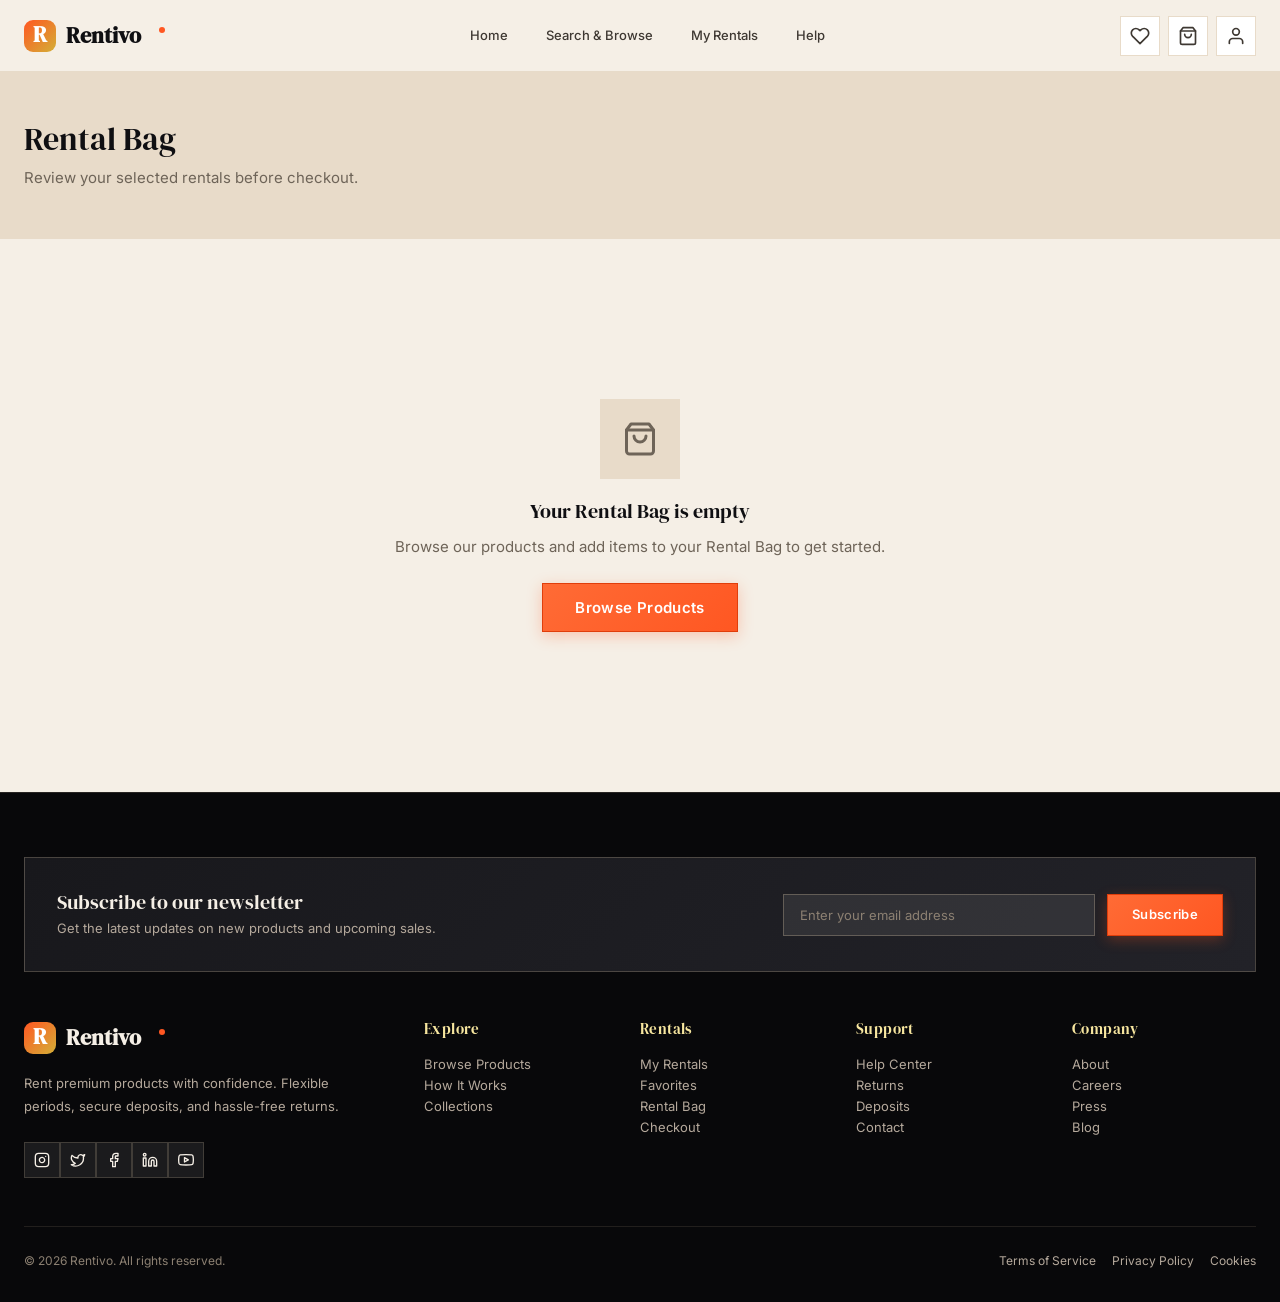
<file: cart.html>
<!DOCTYPE html>
<html lang="en">
<head>
  <meta charset="UTF-8">
  <meta name="viewport" content="width=device-width, initial-scale=1.0">
  <meta name="description" content="Your Rental Bag on Rentivo. Review items, modify dates, and proceed to checkout.">
  <title>Rental Bag — Rentivo</title>
  <link rel="icon" type="image/svg+xml" href="assets/images/favicon.svg">
  <link rel="stylesheet" href="assets/css/style.css">
  <link rel="stylesheet" href="assets/css/dark-mode.css">
  <link rel="stylesheet" href="assets/css/rtl.css">
</head>
<body data-page="cart">

  <header class="header" id="mainHeader">
    <div class="container header__inner">
      <a href="index.html" class="header__logo" id="headerLogo"></a>
      <nav class="header__nav">
        <a href="index.html" class="header__nav-link">Home</a>
        <a href="browse.html" class="header__nav-link">Search & Browse</a>
        <a href="my-rentals.html" class="header__nav-link">My Rentals</a>
        <a href="help.html" class="header__nav-link">Help</a>
      </nav>
      <div class="header__actions">
        <a href="favorites.html" class="header__action-btn" title="Favorites" id="headerFav"><span class="header__badge fav-count" style="display:none">0</span></a>
        <a href="cart.html" class="header__action-btn" title="Rental Bag" id="headerBag"><span class="header__badge bag-count" style="display:none">0</span></a>
        <a href="login.html" class="header__action-btn" title="Profile" id="headerProfile"></a>
        <button class="header__mobile-toggle" id="mobileMenuToggle"></button>
      </div>
    </div>
  </header>
  <div class="mobile-menu" id="mobileMenu">
    <nav class="mobile-menu__nav">
      <a href="index.html" class="mobile-menu__link">
        <span class="mobile-menu__icon" id="mobNavHome"></span> Home
      </a>
      <a href="browse.html" class="mobile-menu__link">
        <span class="mobile-menu__icon" id="mobNavBrowse"></span> Search & Browse
      </a>
      <a href="my-rentals.html" class="mobile-menu__link">
        <span class="mobile-menu__icon" id="mobNavRentals"></span> My Rentals
      </a>
      <a href="favorites.html" class="mobile-menu__link">
        <span class="mobile-menu__icon" id="mobNavFav"></span> Favorites
        <span class="mobile-menu__badge fav-count" style="display:none">0</span>
      </a>
      <a href="cart.html" class="mobile-menu__link active">
        <span class="mobile-menu__icon" id="mobNavCart"></span> Rental Bag
        <span class="mobile-menu__badge bag-count" style="display:none">0</span>
      </a>
      <a href="help.html" class="mobile-menu__link">
        <span class="mobile-menu__icon" id="mobNavHelp"></span> Help
      </a>
    </nav>
    <div class="mobile-menu__divider"></div>
    <div class="mobile-menu__footer">
      <a href="login.html" class="btn btn--outline btn--full mobile-menu__action-btn">
        <span id="mobBtnProfile"></span> My Account
      </a>
      <div class="mobile-menu__quick-actions">
        <a href="favorites.html" class="btn btn--secondary btn--full mobile-menu__action-btn">
          <span id="mobBtnFav"></span> Favorites
        </a>
        <a href="cart.html" class="btn btn--primary btn--full mobile-menu__action-btn">
          <span id="mobBtnBag"></span> Rental Bag
        </a>
      </div>
    </div>
  </div>
  <div class="search-overlay" id="searchOverlay"><div class="search-overlay__content"><div class="search-overlay__input-wrap"><span id="searchIcon"></span><input type="text" placeholder="Search..." class="search-overlay__input"><button data-search-close id="searchClose"></button></div><div class="search-overlay__results"></div></div></div>

  <section class="page-title-section">
    <div class="container">
      <h1 class="page-title">Rental Bag</h1>
      <p class="page-subtitle">Review your selected rentals before checkout.</p>
    </div>
  </section>

  <section class="section-padding">
    <div class="container">
      <div class="bag-layout">
        <div id="bagItems"></div>

        <!-- Summary Sidebar -->
        <div class="price-summary" id="bagSummary">
          <h3 class="price-summary__title">Order Summary</h3>
          <div class="price-summary__row">
            <span class="price-summary__row--label">Rental Cost</span>
            <span class="price-summary__row--value" id="bagRental">$0</span>
          </div>
          <div class="price-summary__row">
            <span class="price-summary__row--label">Delivery Fee</span>
            <span class="price-summary__row--value" id="bagDelivery">$15</span>
          </div>
          <div class="price-summary__row">
            <span class="price-summary__row--label">Service Fee</span>
            <span class="price-summary__row--value" id="bagService">$0</span>
          </div>
          <div class="price-summary__divider"></div>
          <div class="price-summary__row price-summary__row--deposit">
            <span>Security Deposit (refundable)</span>
            <span class="price-summary__row--value" id="bagDeposit">$0</span>
          </div>
          <div class="price-summary__divider"></div>
          <div class="price-summary__row price-summary__row--total">
            <span>Total</span>
            <span id="bagTotal">$0</span>
          </div>
          <p class="price-summary__note">All deposits are fully refundable upon product return in good condition.</p>
          <a href="checkout.html" class="btn btn--primary btn--full btn--lg">Proceed to Checkout</a>
          <a href="browse.html" class="btn btn--ghost btn--full" style="margin-top: var(--space-2);">Continue Browsing</a>
        </div>
      </div>

      <!-- Empty State -->
      <div class="bag-empty" id="bagEmpty" style="display: none;">
        <div class="bag-empty__icon" id="bagEmptyIcon"></div>
        <h2 class="bag-empty__title">Your Rental Bag is empty</h2>
        <p class="bag-empty__text">Browse our products and add items to your Rental Bag to get started.</p>
        <a href="browse.html" class="btn btn--primary btn--lg">Browse Products</a>
      </div>
    </div>
  </section>

  <footer class="footer">
    <div class="container">
      <div class="footer__newsletter">
        <div>
          <h3 class="footer__newsletter-title">Subscribe to our newsletter</h3>
          <p class="footer__newsletter-text">Get the latest updates on new products and upcoming sales.</p>
        </div>
        <form class="footer__newsletter-form" onsubmit="handleNewsletterSubmit(event)">
          <input type="email" class="footer__newsletter-input" id="newsletterEmail" placeholder="Enter your email address" required>
          <button type="submit" class="btn btn--primary">Subscribe</button>
        </form>
      </div>

      <div class="footer__grid">
        <div class="footer__brand-col">
          <div class="footer__logo-text" id="footerLogo"></div>
          <p class="footer__tagline">Rent premium products with confidence. Flexible periods, secure deposits, and hassle-free returns.</p>
          <div class="footer__socials">
            <a href="#" class="footer__social-btn" aria-label="Instagram" id="socialInstagram"></a>
            <a href="#" class="footer__social-btn" aria-label="Twitter" id="socialTwitter"></a>
            <a href="#" class="footer__social-btn" aria-label="Facebook" id="socialFacebook"></a>
            <a href="#" class="footer__social-btn" aria-label="LinkedIn" id="socialLinkedin"></a>
            <a href="#" class="footer__social-btn" aria-label="YouTube" id="socialYoutube"></a>
          </div>
        </div>
        <div>
          <h4 class="footer__col-title">Explore</h4>
          <div class="footer__links">
            <a href="browse.html" class="footer__link">Browse Products</a>
            <a href="index.html" class="footer__link">How It Works</a>
            <a href="index.html" class="footer__link">Collections</a>
          </div>
        </div>
        <div>
          <h4 class="footer__col-title">Rentals</h4>
          <div class="footer__links">
            <a href="my-rentals.html" class="footer__link">My Rentals</a>
            <a href="favorites.html" class="footer__link">Favorites</a>
            <a href="cart.html" class="footer__link">Rental Bag</a>
            <a href="checkout.html" class="footer__link">Checkout</a>
          </div>
        </div>
        <div>
          <h4 class="footer__col-title">Support</h4>
          <div class="footer__links">
            <a href="help.html" class="footer__link">Help Center</a>
            <a href="help.html" class="footer__link">Returns</a>
            <a href="help.html" class="footer__link">Deposits</a>
            <a href="help.html" class="footer__link">Contact</a>
          </div>
        </div>
        <div>
          <h4 class="footer__col-title">Company</h4>
          <div class="footer__links">
            <a href="#" class="footer__link">About</a>
            <a href="#" class="footer__link">Careers</a>
            <a href="#" class="footer__link">Press</a>
            <a href="#" class="footer__link">Blog</a>
          </div>
        </div>
      </div>
      <div class="footer__bottom">
        <span>&copy; 2026 Rentivo. All rights reserved.</span>
        <div class="footer__bottom-links">
          <a href="#">Terms of Service</a>
          <a href="#">Privacy Policy</a>
          <a href="#">Cookies</a>
        </div>
      </div>
    </div>
  </footer>

  <!-- Back to Top Button -->
  <button id="backToTop" class="back-to-top" aria-label="Back to top" title="Back to top">
    <svg class="back-to-top__progress" width="48" height="48" viewBox="0 0 48 48">
      <circle class="back-to-top__progress-bg" cx="24" cy="24" r="20" fill="none" stroke-width="3"/>
      <circle class="back-to-top__progress-bar" cx="24" cy="24" r="20" fill="none" stroke-width="3"/>
    </svg>
    <span class="back-to-top__icon">
      <svg viewBox="0 0 24 24" fill="none" stroke="currentColor" stroke-width="2.5" stroke-linecap="round" stroke-linejoin="round">
        <path d="M18 15l-6-6-6 6"/>
      </svg>
    </span>
  </button>

  <script src="assets/js/main.js"></script>
  <script>
    document.getElementById('headerLogo').innerHTML = getRentivoLogo();
    document.getElementById('headerFav').insertAdjacentHTML('afterbegin', ICONS.heart);
    document.getElementById('headerBag').insertAdjacentHTML('afterbegin', ICONS.bag);
    document.getElementById('headerProfile').innerHTML = ICONS.user;
    document.getElementById('mobileMenuToggle').innerHTML = ICONS.menu;
    document.getElementById('searchIcon').innerHTML = ICONS.search;
    document.getElementById('searchClose').innerHTML = ICONS.x;
    document.getElementById('footerLogo').innerHTML = getRentivoLogo(true);
    const socInsta = document.getElementById('socialInstagram'); if(socInsta) socInsta.innerHTML = ICONS.instagram;
    const socTwit = document.getElementById('socialTwitter'); if(socTwit) socTwit.innerHTML = ICONS.twitter;
    const socFb = document.getElementById('socialFacebook'); if(socFb) socFb.innerHTML = ICONS.facebook;
    const socLinked = document.getElementById('socialLinkedin'); if(socLinked) socLinked.innerHTML = ICONS.linkedin;
    const socYt = document.getElementById('socialYoutube'); if(socYt) socYt.innerHTML = ICONS.youtube;
    document.getElementById('bagEmptyIcon').innerHTML = ICONS.bag;
  </script>
</body>
</html>
</file>
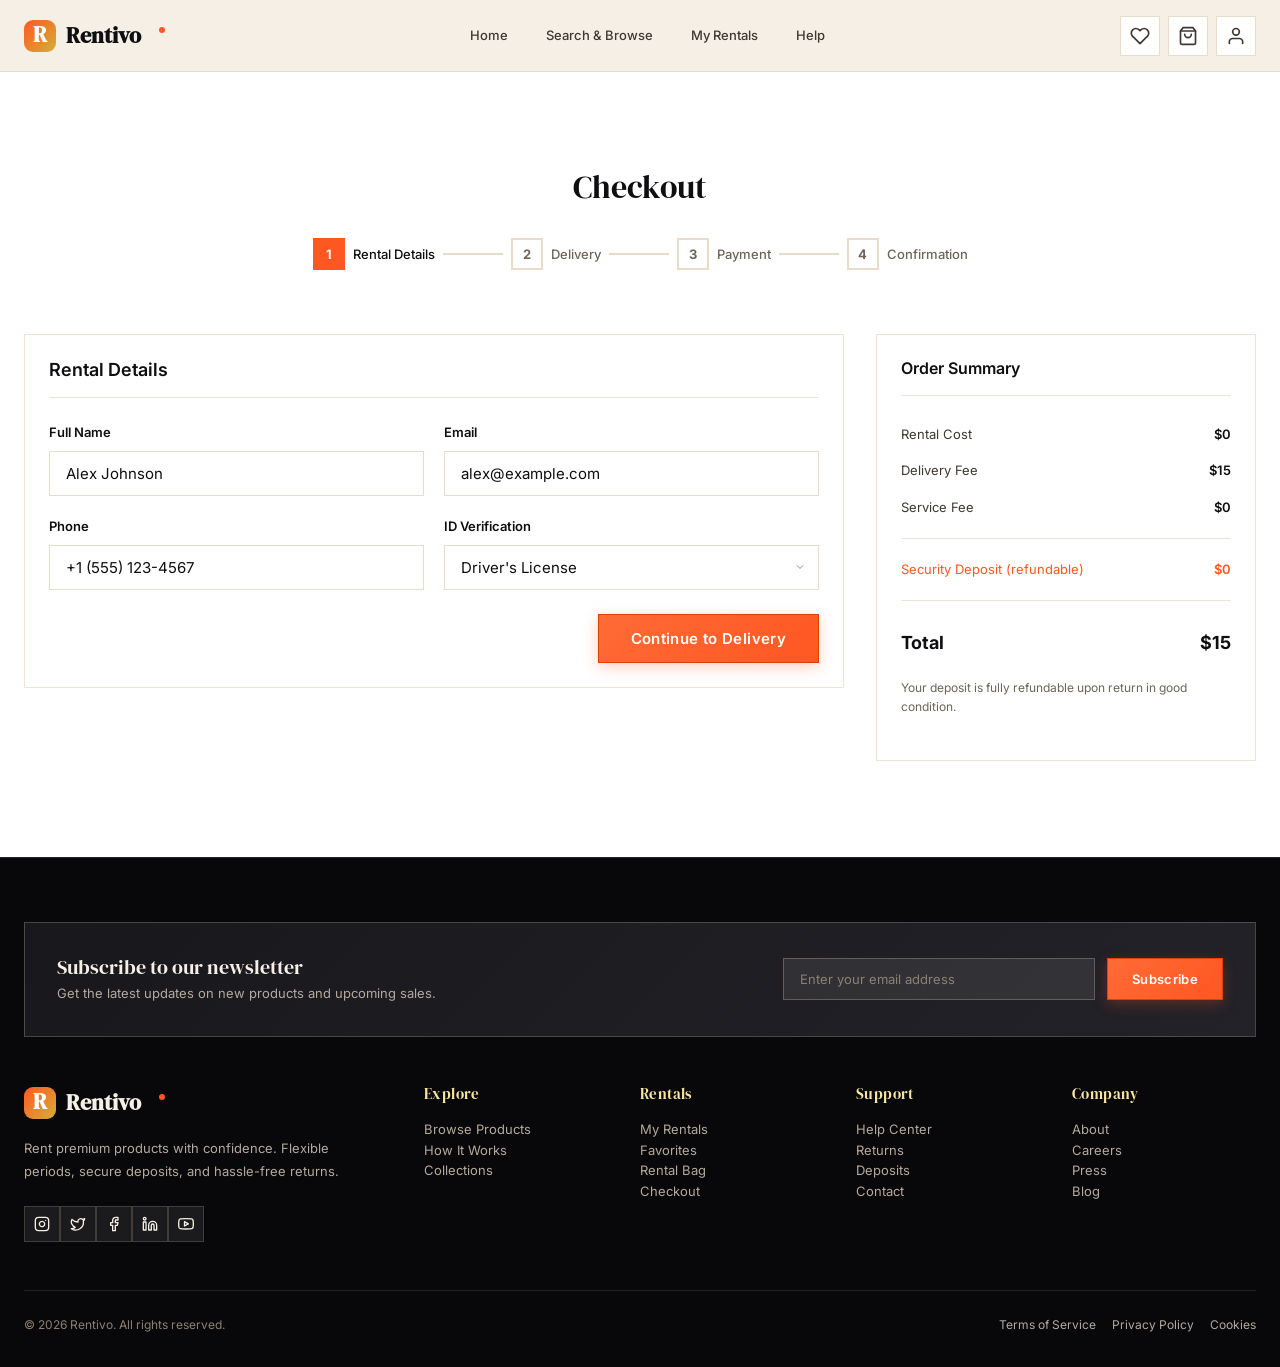
<file: checkout.html>
<!DOCTYPE html>
<html lang="en">
<head>
  <meta charset="UTF-8">
  <meta name="viewport" content="width=device-width, initial-scale=1.0">
  <meta name="description" content="Complete your rental booking on Rentivo. Confirm details, delivery, and payment.">
  <title>Checkout — Rentivo</title>
  <link rel="icon" type="image/svg+xml" href="assets/images/favicon.svg">
  <link rel="stylesheet" href="assets/css/style.css">
  <link rel="stylesheet" href="assets/css/dark-mode.css">
  <link rel="stylesheet" href="assets/css/rtl.css">
</head>
<body data-page="checkout">

  <header class="header" id="mainHeader">
    <div class="container header__inner">
      <a href="index.html" class="header__logo" id="headerLogo"></a>
      <nav class="header__nav">
        <a href="index.html" class="header__nav-link">Home</a>
        <a href="browse.html" class="header__nav-link">Search & Browse</a>
        <a href="my-rentals.html" class="header__nav-link">My Rentals</a>
        <a href="help.html" class="header__nav-link">Help</a>
      </nav>
      <div class="header__actions">
        <a href="favorites.html" class="header__action-btn" title="Favorites" id="headerFav"><span class="header__badge fav-count" style="display:none">0</span></a>
        <a href="cart.html" class="header__action-btn" title="Rental Bag" id="headerBag"><span class="header__badge bag-count" style="display:none">0</span></a>
        <a href="login.html" class="header__action-btn" title="Profile" id="headerProfile"></a>
        <button class="header__mobile-toggle" id="mobileMenuToggle"></button>
      </div>
    </div>
  </header>
  <div class="mobile-menu" id="mobileMenu">
    <nav class="mobile-menu__nav">
      <a href="index.html" class="mobile-menu__link">
        <span class="mobile-menu__icon" id="mobNavHome"></span> Home
      </a>
      <a href="browse.html" class="mobile-menu__link">
        <span class="mobile-menu__icon" id="mobNavBrowse"></span> Search & Browse
      </a>
      <a href="my-rentals.html" class="mobile-menu__link">
        <span class="mobile-menu__icon" id="mobNavRentals"></span> My Rentals
      </a>
      <a href="favorites.html" class="mobile-menu__link">
        <span class="mobile-menu__icon" id="mobNavFav"></span> Favorites
        <span class="mobile-menu__badge fav-count" style="display:none">0</span>
      </a>
      <a href="cart.html" class="mobile-menu__link">
        <span class="mobile-menu__icon" id="mobNavCart"></span> Rental Bag
        <span class="mobile-menu__badge bag-count" style="display:none">0</span>
      </a>
      <a href="help.html" class="mobile-menu__link">
        <span class="mobile-menu__icon" id="mobNavHelp"></span> Help
      </a>
    </nav>
    <div class="mobile-menu__divider"></div>
    <div class="mobile-menu__footer">
      <a href="login.html" class="btn btn--outline btn--full mobile-menu__action-btn">
        <span id="mobBtnProfile"></span> My Account
      </a>
      <div class="mobile-menu__quick-actions">
        <a href="favorites.html" class="btn btn--secondary btn--full mobile-menu__action-btn">
          <span id="mobBtnFav"></span> Favorites
        </a>
        <a href="cart.html" class="btn btn--primary btn--full mobile-menu__action-btn">
          <span id="mobBtnBag"></span> Rental Bag
        </a>
      </div>
    </div>
  </div>
  <div class="search-overlay" id="searchOverlay"><div class="search-overlay__content"><div class="search-overlay__input-wrap"><span id="searchIcon"></span><input type="text" placeholder="Search..." class="search-overlay__input"><button data-search-close id="searchClose"></button></div><div class="search-overlay__results"></div></div></div>

  <section class="section-padding" style="background: var(--bg-secondary);">
    <div class="container">
      <h1 class="page-title" style="text-align: center; margin-bottom: var(--space-2);">Checkout</h1>

      <!-- Progress -->
      <div class="checkout-progress">
        <div class="checkout-step active" data-step="0">
          <span class="checkout-step__number">1</span>
          <span class="checkout-step__label">Rental Details</span>
        </div>
        <div class="checkout-step__connector"></div>
        <div class="checkout-step" data-step="1">
          <span class="checkout-step__number">2</span>
          <span class="checkout-step__label">Delivery</span>
        </div>
        <div class="checkout-step__connector"></div>
        <div class="checkout-step" data-step="2">
          <span class="checkout-step__number">3</span>
          <span class="checkout-step__label">Payment</span>
        </div>
        <div class="checkout-step__connector"></div>
        <div class="checkout-step" data-step="3">
          <span class="checkout-step__number">4</span>
          <span class="checkout-step__label">Confirmation</span>
        </div>
      </div>

      <div class="checkout-layout">
        <div>
          <!-- Step 1: Rental Details -->
          <div class="checkout-section active" data-section="0">
            <h2 class="checkout-section__title">Rental Details</h2>
            <div class="profile-form-grid">
              <div class="form-group">
                <label class="form-label">Full Name</label>
                <input type="text" class="form-input" value="Alex Johnson">
              </div>
              <div class="form-group">
                <label class="form-label">Email</label>
                <input type="email" class="form-input" value="alex@example.com">
              </div>
              <div class="form-group">
                <label class="form-label">Phone</label>
                <input type="tel" class="form-input" value="+1 (555) 123-4567">
              </div>
              <div class="form-group">
                <label class="form-label">ID Verification</label>
                <select class="form-select form-input">
                  <option>Driver's License</option>
                  <option>Passport</option>
                  <option>State ID</option>
                </select>
              </div>
            </div>
            <div style="margin-top: var(--space-6); display: flex; justify-content: flex-end;">
              <button class="btn btn--primary btn--lg" data-checkout-next>Continue to Delivery</button>
            </div>
          </div>

          <!-- Step 2: Delivery -->
          <div class="checkout-section" data-section="1">
            <h2 class="checkout-section__title">Delivery Method</h2>
            <div class="delivery-options">
              <div class="delivery-option-card active">
                <div class="delivery-option-card__radio"></div>
                <div class="delivery-option-card__info">
                  <div class="delivery-option-card__name">Standard Delivery</div>
                  <div class="delivery-option-card__desc">2-3 business days</div>
                </div>
                <div class="delivery-option-card__price">$15</div>
              </div>
              <div class="delivery-option-card">
                <div class="delivery-option-card__radio"></div>
                <div class="delivery-option-card__info">
                  <div class="delivery-option-card__name">Express Delivery</div>
                  <div class="delivery-option-card__desc">Next business day</div>
                </div>
                <div class="delivery-option-card__price">$30</div>
              </div>
              <div class="delivery-option-card">
                <div class="delivery-option-card__radio"></div>
                <div class="delivery-option-card__info">
                  <div class="delivery-option-card__name">Store Pickup</div>
                  <div class="delivery-option-card__desc">Pick up at nearest hub</div>
                </div>
                <div class="delivery-option-card__price">Free</div>
              </div>
            </div>

            <div style="margin-top: var(--space-6);">
              <h3 style="font-family: var(--font-body); font-size: var(--fs-md); font-weight: 600; margin-bottom: var(--space-4);">Delivery Address</h3>
              <div class="profile-form-grid">
                <div class="form-group" style="grid-column: 1 / -1;">
                  <label class="form-label">Street Address</label>
                  <input type="text" class="form-input" value="742 Evergreen Terrace">
                </div>
                <div class="form-group">
                  <label class="form-label">City</label>
                  <input type="text" class="form-input" value="Springfield">
                </div>
                <div class="form-group">
                  <label class="form-label">ZIP Code</label>
                  <input type="text" class="form-input" value="62704">
                </div>
              </div>
            </div>

            <div style="margin-top: var(--space-6); display: flex; justify-content: space-between;">
              <button class="btn btn--ghost btn--lg" data-checkout-prev>Back</button>
              <button class="btn btn--primary btn--lg" data-checkout-next>Continue to Payment</button>
            </div>
          </div>

          <!-- Step 3: Payment -->
          <div class="checkout-section" data-section="2">
            <h2 class="checkout-section__title">Payment Method</h2>
            <div class="payment-methods">
              <div class="payment-method active">
                <div class="payment-method__radio"></div>
                <div class="payment-method__icon">VISA</div>
                <div class="payment-method__name">Credit / Debit Card</div>
              </div>
              <div class="payment-method">
                <div class="payment-method__radio"></div>
                <div class="payment-method__icon">UPI</div>
                <div class="payment-method__name">UPI Payment</div>
              </div>
              <div class="payment-method">
                <div class="payment-method__radio"></div>
                <div class="payment-method__icon">W</div>
                <div class="payment-method__name">Digital Wallet</div>
              </div>
            </div>

            <div style="margin-top: var(--space-6);">
              <div class="profile-form-grid">
                <div class="form-group" style="grid-column: 1 / -1;">
                  <label class="form-label">Card Number</label>
                  <input type="text" class="form-input" placeholder="4242 4242 4242 4242">
                </div>
                <div class="form-group">
                  <label class="form-label">Expiry</label>
                  <input type="text" class="form-input" placeholder="MM / YY">
                </div>
                <div class="form-group">
                  <label class="form-label">CVV</label>
                  <input type="text" class="form-input" placeholder="123">
                </div>
              </div>
            </div>

            <div style="margin-top: var(--space-6); display: flex; justify-content: space-between;">
              <button class="btn btn--ghost btn--lg" data-checkout-prev>Back</button>
              <button class="btn btn--primary btn--lg" id="confirmRental">Confirm Rental</button>
            </div>
          </div>

          <!-- Step 4: Confirmation -->
          <div class="checkout-section" data-section="3">
            <div class="checkout-confirmation">
              <div class="checkout-confirmation__icon" id="confirmIcon"></div>
              <h2 class="checkout-confirmation__title">Rental Confirmed!</h2>
              <p class="checkout-confirmation__text">Your rental has been successfully booked. We'll send you an email confirmation with all the details.</p>
              <p class="checkout-confirmation__id">Rental ID: <strong>#RNT-2026-0847</strong></p>
              <div style="display: flex; gap: var(--space-4); justify-content: center; flex-wrap: wrap;">
                <a href="my-rentals.html" class="btn btn--primary btn--lg">View My Rentals</a>
                <a href="browse.html" class="btn btn--outline btn--lg">Continue Browsing</a>
              </div>
            </div>
          </div>
        </div>

        <!-- Order Summary -->
        <div class="price-summary">
          <h3 class="price-summary__title">Order Summary</h3>
          <div class="price-summary__row">
            <span class="price-summary__row--label">Rental Cost</span>
            <span class="price-summary__row--value" id="checkoutRental">$0</span>
          </div>
          <div class="price-summary__row">
            <span class="price-summary__row--label">Delivery Fee</span>
            <span class="price-summary__row--value" id="checkoutDelivery">$15</span>
          </div>
          <div class="price-summary__row">
            <span class="price-summary__row--label">Service Fee</span>
            <span class="price-summary__row--value" id="checkoutService">$0</span>
          </div>
          <div class="price-summary__divider"></div>
          <div class="price-summary__row price-summary__row--deposit">
            <span>Security Deposit (refundable)</span>
            <span class="price-summary__row--value" id="checkoutDeposit">$0</span>
          </div>
          <div class="price-summary__divider"></div>
          <div class="price-summary__row price-summary__row--total">
            <span>Total</span>
            <span id="checkoutTotal">$0</span>
          </div>
          <p class="price-summary__note">Your deposit is fully refundable upon return in good condition.</p>
        </div>
      </div>
    </div>
  </section>

  <footer class="footer">
    <div class="container">
      <div class="footer__newsletter">
        <div>
          <h3 class="footer__newsletter-title">Subscribe to our newsletter</h3>
          <p class="footer__newsletter-text">Get the latest updates on new products and upcoming sales.</p>
        </div>
        <form class="footer__newsletter-form" onsubmit="handleNewsletterSubmit(event)">
          <input type="email" class="footer__newsletter-input" id="newsletterEmail" placeholder="Enter your email address" required>
          <button type="submit" class="btn btn--primary">Subscribe</button>
        </form>
      </div>

      <div class="footer__grid">
        <div class="footer__brand-col">
          <div class="footer__logo-text" id="footerLogo"></div>
          <p class="footer__tagline">Rent premium products with confidence. Flexible periods, secure deposits, and hassle-free returns.</p>
          <div class="footer__socials">
            <a href="#" class="footer__social-btn" aria-label="Instagram" id="socialInstagram"></a>
            <a href="#" class="footer__social-btn" aria-label="Twitter" id="socialTwitter"></a>
            <a href="#" class="footer__social-btn" aria-label="Facebook" id="socialFacebook"></a>
            <a href="#" class="footer__social-btn" aria-label="LinkedIn" id="socialLinkedin"></a>
            <a href="#" class="footer__social-btn" aria-label="YouTube" id="socialYoutube"></a>
          </div>
        </div>
        <div>
          <h4 class="footer__col-title">Explore</h4>
          <div class="footer__links">
            <a href="browse.html" class="footer__link">Browse Products</a>
            <a href="index.html" class="footer__link">How It Works</a>
            <a href="index.html" class="footer__link">Collections</a>
          </div>
        </div>
        <div>
          <h4 class="footer__col-title">Rentals</h4>
          <div class="footer__links">
            <a href="my-rentals.html" class="footer__link">My Rentals</a>
            <a href="favorites.html" class="footer__link">Favorites</a>
            <a href="cart.html" class="footer__link">Rental Bag</a>
            <a href="checkout.html" class="footer__link">Checkout</a>
          </div>
        </div>
        <div>
          <h4 class="footer__col-title">Support</h4>
          <div class="footer__links">
            <a href="help.html" class="footer__link">Help Center</a>
            <a href="help.html" class="footer__link">Returns</a>
            <a href="help.html" class="footer__link">Deposits</a>
            <a href="help.html" class="footer__link">Contact</a>
          </div>
        </div>
        <div>
          <h4 class="footer__col-title">Company</h4>
          <div class="footer__links">
            <a href="#" class="footer__link">About</a>
            <a href="#" class="footer__link">Careers</a>
            <a href="#" class="footer__link">Press</a>
            <a href="#" class="footer__link">Blog</a>
          </div>
        </div>
      </div>
      <div class="footer__bottom">
        <span>&copy; 2026 Rentivo. All rights reserved.</span>
        <div class="footer__bottom-links">
          <a href="#">Terms of Service</a>
          <a href="#">Privacy Policy</a>
          <a href="#">Cookies</a>
        </div>
      </div>
    </div>
  </footer>

  <!-- Back to Top Button -->
  <button id="backToTop" class="back-to-top" aria-label="Back to top" title="Back to top">
    <svg class="back-to-top__progress" width="48" height="48" viewBox="0 0 48 48">
      <circle class="back-to-top__progress-bg" cx="24" cy="24" r="20" fill="none" stroke-width="3"/>
      <circle class="back-to-top__progress-bar" cx="24" cy="24" r="20" fill="none" stroke-width="3"/>
    </svg>
    <span class="back-to-top__icon">
      <svg viewBox="0 0 24 24" fill="none" stroke="currentColor" stroke-width="2.5" stroke-linecap="round" stroke-linejoin="round">
        <path d="M18 15l-6-6-6 6"/>
      </svg>
    </span>
  </button>

  <script src="assets/js/main.js"></script>
  <script>
    document.getElementById('headerLogo').innerHTML = getRentivoLogo();
    document.getElementById('headerFav').insertAdjacentHTML('afterbegin', ICONS.heart);
    document.getElementById('headerBag').insertAdjacentHTML('afterbegin', ICONS.bag);
    document.getElementById('headerProfile').innerHTML = ICONS.user;
    document.getElementById('mobileMenuToggle').innerHTML = ICONS.menu;
    document.getElementById('searchIcon').innerHTML = ICONS.search;
    document.getElementById('searchClose').innerHTML = ICONS.x;
    document.getElementById('footerLogo').innerHTML = getRentivoLogo(true);
    const socInsta = document.getElementById('socialInstagram'); if(socInsta) socInsta.innerHTML = ICONS.instagram;
    const socTwit = document.getElementById('socialTwitter'); if(socTwit) socTwit.innerHTML = ICONS.twitter;
    const socFb = document.getElementById('socialFacebook'); if(socFb) socFb.innerHTML = ICONS.facebook;
    const socLinked = document.getElementById('socialLinkedin'); if(socLinked) socLinked.innerHTML = ICONS.linkedin;
    const socYt = document.getElementById('socialYoutube'); if(socYt) socYt.innerHTML = ICONS.youtube;
    document.getElementById('confirmIcon').innerHTML = ICONS.check;
  </script>
</body>
</html>
</file>
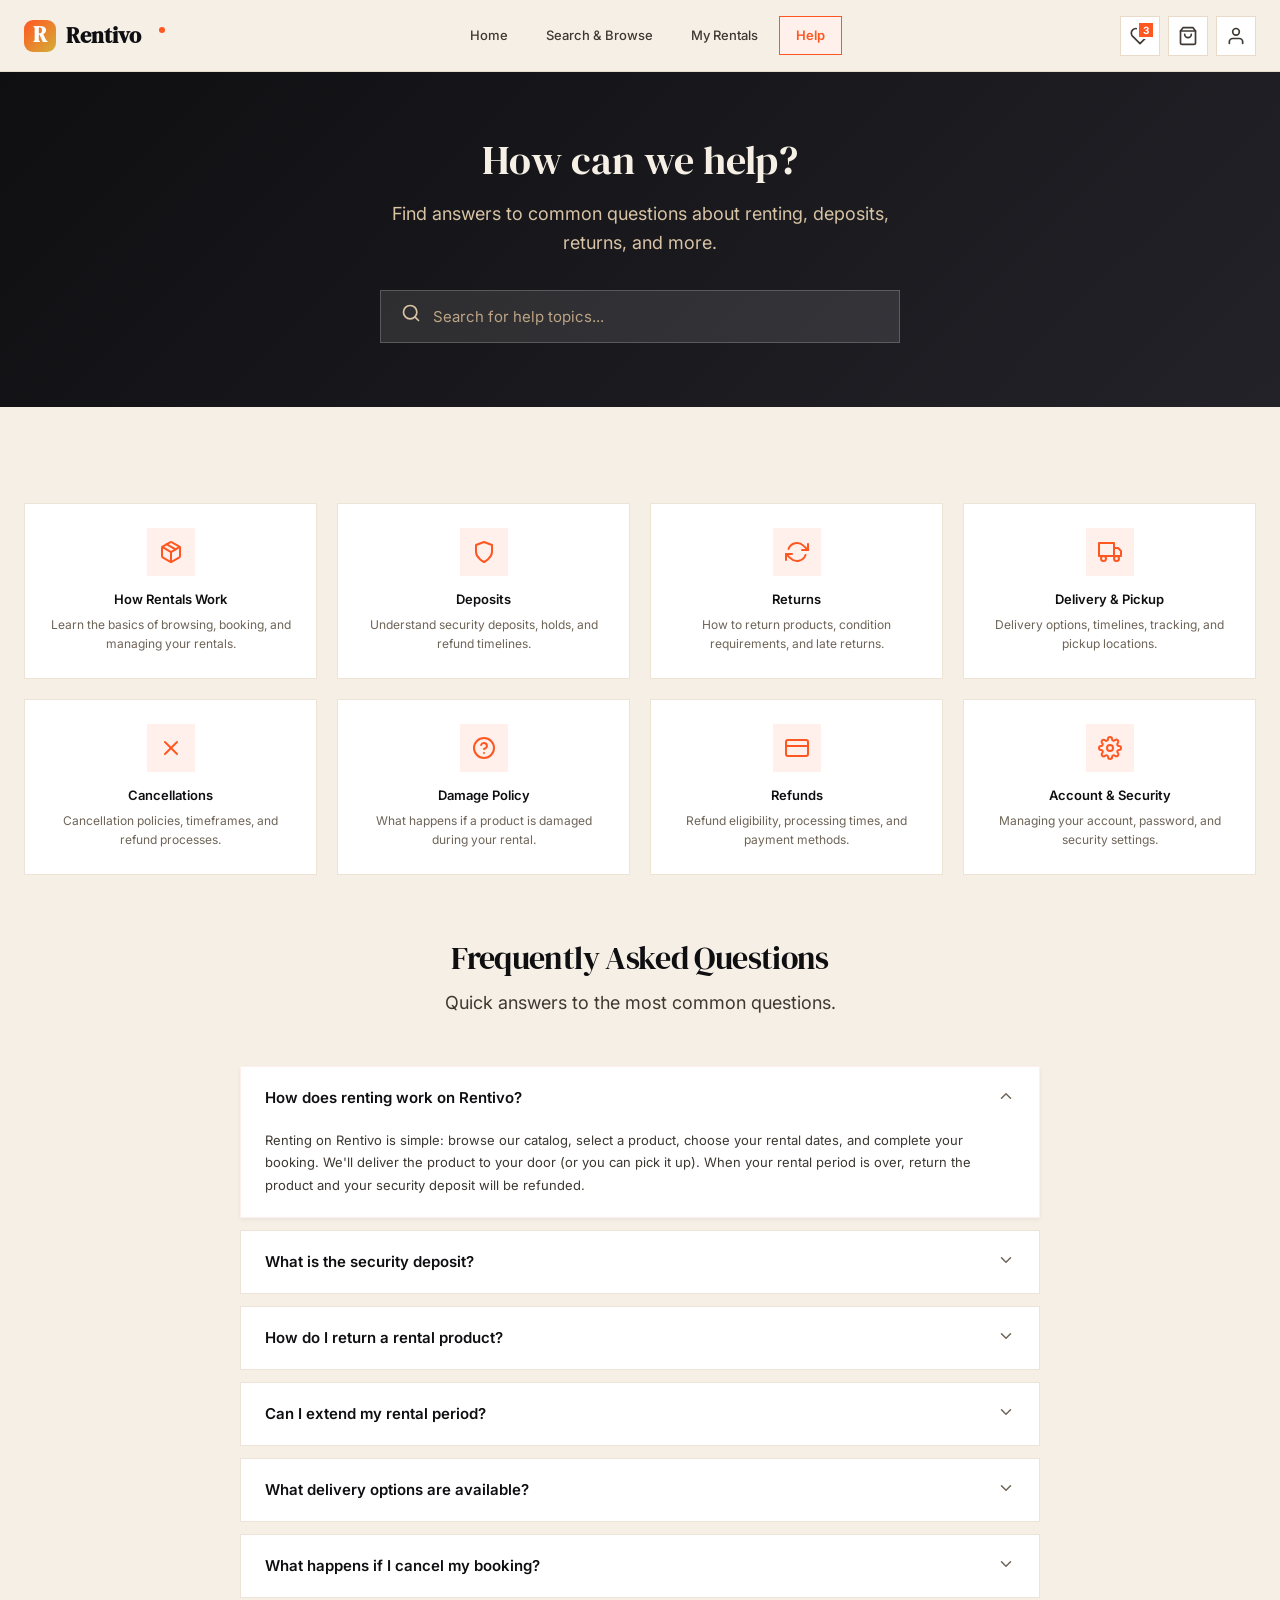
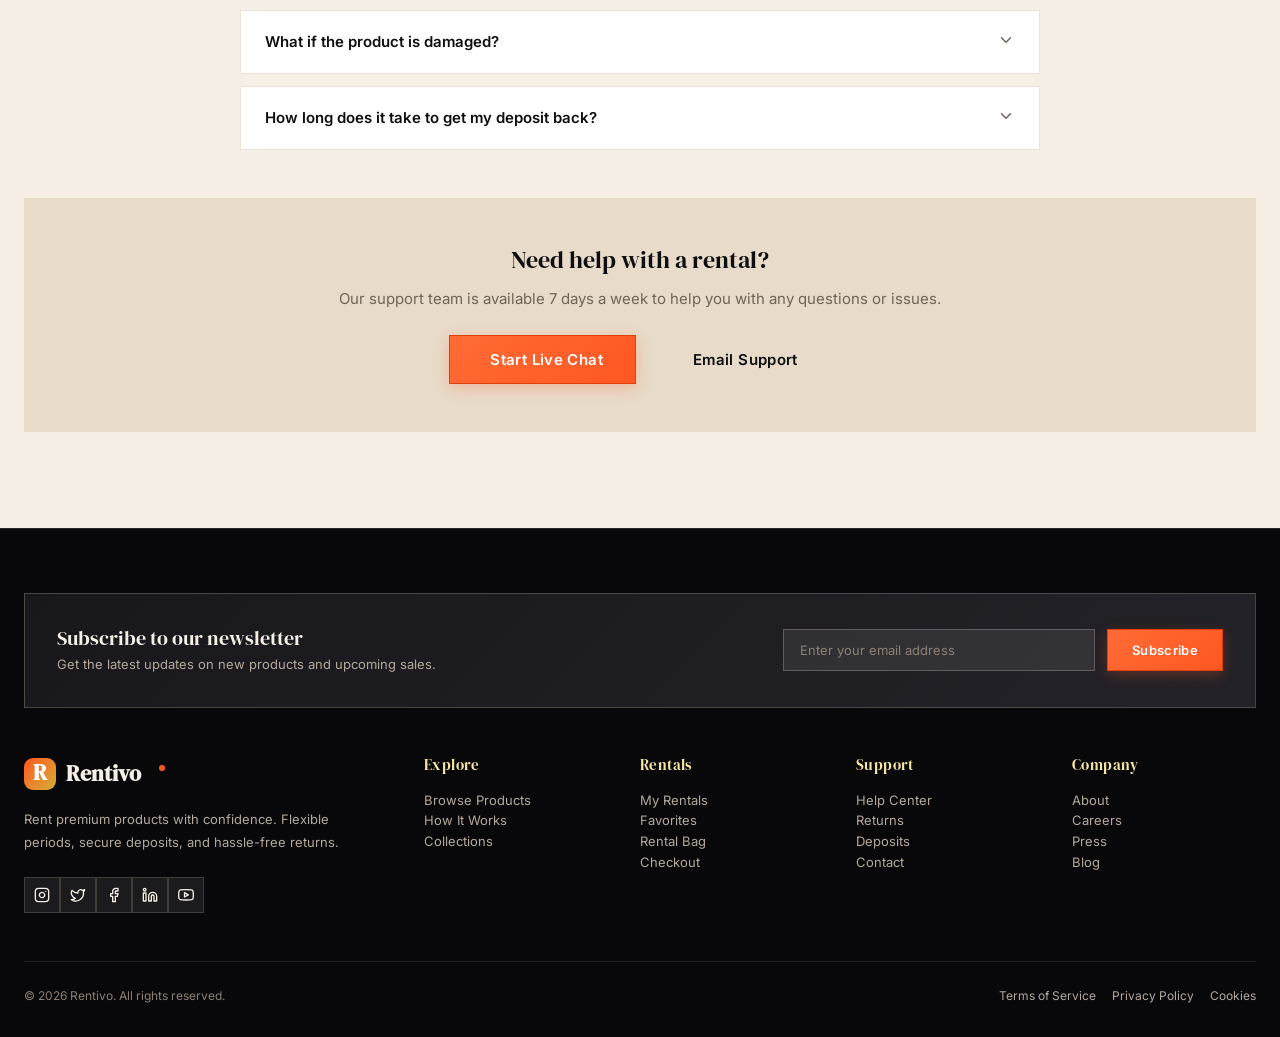
<file: help.html>
<!DOCTYPE html>
<html lang="en">
<head>
  <meta charset="UTF-8">
  <meta name="viewport" content="width=device-width, initial-scale=1.0">
  <meta name="description" content="Get help with your Rentivo rentals. FAQs about deposits, returns, delivery, cancellations, and more.">
  <title>Help Center — Rentivo</title>
  <link rel="icon" type="image/svg+xml" href="assets/images/favicon.svg">
  <link rel="stylesheet" href="assets/css/style.css">
  <link rel="stylesheet" href="assets/css/dark-mode.css">
  <link rel="stylesheet" href="assets/css/rtl.css">
</head>
<body data-page="help">

  <header class="header" id="mainHeader">
    <div class="container header__inner">
      <a href="index.html" class="header__logo" id="headerLogo"></a>
      <nav class="header__nav">
        <a href="index.html" class="header__nav-link">Home</a>
        <a href="browse.html" class="header__nav-link">Search & Browse</a>
        <a href="my-rentals.html" class="header__nav-link">My Rentals</a>
        <a href="help.html" class="header__nav-link active">Help</a>
      </nav>
      <div class="header__actions">
        <a href="favorites.html" class="header__action-btn" title="Favorites" id="headerFav"><span class="header__badge fav-count" style="display:none">0</span></a>
        <a href="cart.html" class="header__action-btn" title="Rental Bag" id="headerBag"><span class="header__badge bag-count" style="display:none">0</span></a>
        <a href="login.html" class="header__action-btn" title="Profile" id="headerProfile"></a>
        <button class="header__mobile-toggle" id="mobileMenuToggle"></button>
      </div>
    </div>
  </header>
  <div class="mobile-menu" id="mobileMenu">
    <nav class="mobile-menu__nav">
      <a href="index.html" class="mobile-menu__link">
        <span class="mobile-menu__icon" id="mobNavHome"></span> Home
      </a>
      <a href="browse.html" class="mobile-menu__link">
        <span class="mobile-menu__icon" id="mobNavBrowse"></span> Search & Browse
      </a>
      <a href="my-rentals.html" class="mobile-menu__link">
        <span class="mobile-menu__icon" id="mobNavRentals"></span> My Rentals
      </a>
      <a href="favorites.html" class="mobile-menu__link">
        <span class="mobile-menu__icon" id="mobNavFav"></span> Favorites
        <span class="mobile-menu__badge fav-count" style="display:none">0</span>
      </a>
      <a href="cart.html" class="mobile-menu__link">
        <span class="mobile-menu__icon" id="mobNavCart"></span> Rental Bag
        <span class="mobile-menu__badge bag-count" style="display:none">0</span>
      </a>
      <a href="help.html" class="mobile-menu__link active">
        <span class="mobile-menu__icon" id="mobNavHelp"></span> Help
      </a>
    </nav>
    <div class="mobile-menu__divider"></div>
    <div class="mobile-menu__footer">
      <a href="login.html" class="btn btn--outline btn--full mobile-menu__action-btn">
        <span id="mobBtnProfile"></span> My Account
      </a>
      <div class="mobile-menu__quick-actions">
        <a href="favorites.html" class="btn btn--secondary btn--full mobile-menu__action-btn">
          <span id="mobBtnFav"></span> Favorites
        </a>
        <a href="cart.html" class="btn btn--primary btn--full mobile-menu__action-btn">
          <span id="mobBtnBag"></span> Rental Bag
        </a>
      </div>
    </div>
  </div>
  <div class="search-overlay" id="searchOverlay"><div class="search-overlay__content"><div class="search-overlay__input-wrap"><span id="searchIcon"></span><input type="text" placeholder="Search..." class="search-overlay__input"><button data-search-close id="searchClose"></button></div><div class="search-overlay__results"></div></div></div>

  <!-- Help Hero -->
  <section class="help-hero">
    <div class="container">
      <h1 class="help-hero__title">How can we help?</h1>
      <p class="help-hero__subtitle">Find answers to common questions about renting, deposits, returns, and more.</p>
      <div class="help-search">
        <span id="helpSearchIcon"></span>
        <input type="text" placeholder="Search for help topics..." id="helpSearchInput">
      </div>
    </div>
  </section>

  <!-- Help Topics -->
  <section class="section-padding">
    <div class="container">
      <div class="help-topics" id="helpTopics">
        <div class="help-topic-card">
          <div class="help-topic-card__icon" id="topicIcon1"></div>
          <h3 class="help-topic-card__title">How Rentals Work</h3>
          <p class="help-topic-card__desc">Learn the basics of browsing, booking, and managing your rentals.</p>
        </div>
        <div class="help-topic-card">
          <div class="help-topic-card__icon" id="topicIcon2"></div>
          <h3 class="help-topic-card__title">Deposits</h3>
          <p class="help-topic-card__desc">Understand security deposits, holds, and refund timelines.</p>
        </div>
        <div class="help-topic-card">
          <div class="help-topic-card__icon" id="topicIcon3"></div>
          <h3 class="help-topic-card__title">Returns</h3>
          <p class="help-topic-card__desc">How to return products, condition requirements, and late returns.</p>
        </div>
        <div class="help-topic-card">
          <div class="help-topic-card__icon" id="topicIcon4"></div>
          <h3 class="help-topic-card__title">Delivery & Pickup</h3>
          <p class="help-topic-card__desc">Delivery options, timelines, tracking, and pickup locations.</p>
        </div>
        <div class="help-topic-card">
          <div class="help-topic-card__icon" id="topicIcon5"></div>
          <h3 class="help-topic-card__title">Cancellations</h3>
          <p class="help-topic-card__desc">Cancellation policies, timeframes, and refund processes.</p>
        </div>
        <div class="help-topic-card">
          <div class="help-topic-card__icon" id="topicIcon6"></div>
          <h3 class="help-topic-card__title">Damage Policy</h3>
          <p class="help-topic-card__desc">What happens if a product is damaged during your rental.</p>
        </div>
        <div class="help-topic-card">
          <div class="help-topic-card__icon" id="topicIcon7"></div>
          <h3 class="help-topic-card__title">Refunds</h3>
          <p class="help-topic-card__desc">Refund eligibility, processing times, and payment methods.</p>
        </div>
        <div class="help-topic-card">
          <div class="help-topic-card__icon" id="topicIcon8"></div>
          <h3 class="help-topic-card__title">Account & Security</h3>
          <p class="help-topic-card__desc">Managing your account, password, and security settings.</p>
        </div>
      </div>

      <!-- FAQ Section -->
      <div style="margin-top: var(--space-16);">
        <div class="section-header text-center">
          <h2 class="section-title">Frequently Asked Questions</h2>
          <p class="section-subtitle">Quick answers to the most common questions.</p>
        </div>

        <div class="accordion" style="max-width: 800px; margin: 0 auto;">
          <div class="accordion__item open">
            <button class="accordion__trigger">
              How does renting work on Rentivo?
              <span id="faqChev1"></span>
            </button>
            <div class="accordion__content">
              <div class="accordion__body">
                Renting on Rentivo is simple: browse our catalog, select a product, choose your rental dates, and complete your booking. We'll deliver the product to your door (or you can pick it up). When your rental period is over, return the product and your security deposit will be refunded.
              </div>
            </div>
          </div>

          <div class="accordion__item">
            <button class="accordion__trigger">
              What is the security deposit?
              <span id="faqChev2"></span>
            </button>
            <div class="accordion__content">
              <div class="accordion__body">
                The security deposit is a refundable amount held during your rental period. It protects against damage or loss. The deposit is returned in full once the product is returned in good condition. Deposit amounts vary by product and are clearly shown before booking.
              </div>
            </div>
          </div>

          <div class="accordion__item">
            <button class="accordion__trigger">
              How do I return a rental product?
              <span id="faqChev3"></span>
            </button>
            <div class="accordion__content">
              <div class="accordion__body">
                You can return your rental by scheduling a pickup through your My Rentals page, or by dropping it off at any Rentivo hub location. Returns must be made by the end of your rental period. Late returns may incur additional daily charges.
              </div>
            </div>
          </div>

          <div class="accordion__item">
            <button class="accordion__trigger">
              Can I extend my rental period?
              <span id="faqChev4"></span>
            </button>
            <div class="accordion__content">
              <div class="accordion__body">
                Yes! You can extend your rental directly from the Rental Details page. Click "Extend Rental" and select your new end date. Extension pricing is calculated at the same daily/weekly rate. Extensions are subject to product availability.
              </div>
            </div>
          </div>

          <div class="accordion__item">
            <button class="accordion__trigger">
              What delivery options are available?
              <span id="faqChev5"></span>
            </button>
            <div class="accordion__content">
              <div class="accordion__body">
                We offer three delivery options: Standard Delivery (2-3 business days, $15), Express Delivery (next business day, $30), and Store Pickup (free, at your nearest Rentivo hub). All delivery options include tracking so you know exactly when your rental will arrive.
              </div>
            </div>
          </div>

          <div class="accordion__item">
            <button class="accordion__trigger">
              What happens if I cancel my booking?
              <span id="faqChev6"></span>
            </button>
            <div class="accordion__content">
              <div class="accordion__body">
                Cancellations made 48+ hours before the rental start date receive a full refund. Cancellations within 24-48 hours receive a 50% refund. Cancellations within 24 hours of the start date are non-refundable. Security deposits are always refunded in full upon cancellation.
              </div>
            </div>
          </div>

          <div class="accordion__item">
            <button class="accordion__trigger">
              What if the product is damaged?
              <span id="faqChev7"></span>
            </button>
            <div class="accordion__content">
              <div class="accordion__body">
                Normal wear and tear is expected and covered. For significant damage, repair costs will be deducted from your security deposit. If repair costs exceed the deposit, you'll be charged the difference. We recommend handling all products with reasonable care and reporting any issues immediately.
              </div>
            </div>
          </div>

          <div class="accordion__item">
            <button class="accordion__trigger">
              How long does it take to get my deposit back?
              <span id="faqChev8"></span>
            </button>
            <div class="accordion__content">
              <div class="accordion__body">
                Once the product is returned and inspected (typically within 24 hours), your deposit refund will be initiated. Credit card refunds usually appear within 5-7 business days. UPI and wallet refunds are typically processed within 2-3 business days.
              </div>
            </div>
          </div>
        </div>
      </div>

      <!-- Contact CTA -->
      <div class="help-cta" data-animate>
        <h2 class="help-cta__title">Need help with a rental?</h2>
        <p class="help-cta__text">Our support team is available 7 days a week to help you with any questions or issues.</p>
        <div style="display: flex; gap: var(--space-4); justify-content: center; flex-wrap: wrap;">
          <button class="btn btn--primary btn--lg" onclick="showToast('Live chat would open here', 'info')">
            <span id="ctaChat"></span> Start Live Chat
          </button>
          <button class="btn btn--outline btn--lg" onclick="showToast('Email: support@rentivo.com', 'info')">
            <span id="ctaEmail"></span> Email Support
          </button>
        </div>
      </div>
    </div>
  </section>

  <footer class="footer">
    <div class="container">
      <div class="footer__newsletter">
        <div>
          <h3 class="footer__newsletter-title">Subscribe to our newsletter</h3>
          <p class="footer__newsletter-text">Get the latest updates on new products and upcoming sales.</p>
        </div>
        <form class="footer__newsletter-form" onsubmit="handleNewsletterSubmit(event)">
          <input type="email" class="footer__newsletter-input" id="newsletterEmail" placeholder="Enter your email address" required>
          <button type="submit" class="btn btn--primary">Subscribe</button>
        </form>
      </div>

      <div class="footer__grid">
        <div class="footer__brand-col">
          <div class="footer__logo-text" id="footerLogo"></div>
          <p class="footer__tagline">Rent premium products with confidence. Flexible periods, secure deposits, and hassle-free returns.</p>
          <div class="footer__socials">
            <a href="#" class="footer__social-btn" aria-label="Instagram" id="socialInstagram"></a>
            <a href="#" class="footer__social-btn" aria-label="Twitter" id="socialTwitter"></a>
            <a href="#" class="footer__social-btn" aria-label="Facebook" id="socialFacebook"></a>
            <a href="#" class="footer__social-btn" aria-label="LinkedIn" id="socialLinkedin"></a>
            <a href="#" class="footer__social-btn" aria-label="YouTube" id="socialYoutube"></a>
          </div>
        </div>
        <div>
          <h4 class="footer__col-title">Explore</h4>
          <div class="footer__links">
            <a href="browse.html" class="footer__link">Browse Products</a>
            <a href="index.html" class="footer__link">How It Works</a>
            <a href="index.html" class="footer__link">Collections</a>
          </div>
        </div>
        <div>
          <h4 class="footer__col-title">Rentals</h4>
          <div class="footer__links">
            <a href="my-rentals.html" class="footer__link">My Rentals</a>
            <a href="favorites.html" class="footer__link">Favorites</a>
            <a href="cart.html" class="footer__link">Rental Bag</a>
            <a href="checkout.html" class="footer__link">Checkout</a>
          </div>
        </div>
        <div>
          <h4 class="footer__col-title">Support</h4>
          <div class="footer__links">
            <a href="help.html" class="footer__link">Help Center</a>
            <a href="help.html" class="footer__link">Returns</a>
            <a href="help.html" class="footer__link">Deposits</a>
            <a href="help.html" class="footer__link">Contact</a>
          </div>
        </div>
        <div>
          <h4 class="footer__col-title">Company</h4>
          <div class="footer__links">
            <a href="#" class="footer__link">About</a>
            <a href="#" class="footer__link">Careers</a>
            <a href="#" class="footer__link">Press</a>
            <a href="#" class="footer__link">Blog</a>
          </div>
        </div>
      </div>
      <div class="footer__bottom">
        <span>&copy; 2026 Rentivo. All rights reserved.</span>
        <div class="footer__bottom-links">
          <a href="#">Terms of Service</a>
          <a href="#">Privacy Policy</a>
          <a href="#">Cookies</a>
        </div>
      </div>
    </div>
  </footer>

  <!-- Back to Top Button -->
  <button id="backToTop" class="back-to-top" aria-label="Back to top" title="Back to top">
    <svg class="back-to-top__progress" width="48" height="48" viewBox="0 0 48 48">
      <circle class="back-to-top__progress-bg" cx="24" cy="24" r="20" fill="none" stroke-width="3"/>
      <circle class="back-to-top__progress-bar" cx="24" cy="24" r="20" fill="none" stroke-width="3"/>
    </svg>
    <span class="back-to-top__icon">
      <svg viewBox="0 0 24 24" fill="none" stroke="currentColor" stroke-width="2.5" stroke-linecap="round" stroke-linejoin="round">
        <path d="M18 15l-6-6-6 6"/>
      </svg>
    </span>
  </button>

  <script src="assets/js/main.js"></script>
  <script>
    document.getElementById('headerLogo').innerHTML = getRentivoLogo();
    document.getElementById('headerFav').insertAdjacentHTML('afterbegin', ICONS.heart);
    document.getElementById('headerBag').insertAdjacentHTML('afterbegin', ICONS.bag);
    document.getElementById('headerProfile').innerHTML = ICONS.user;
    document.getElementById('mobileMenuToggle').innerHTML = ICONS.menu;
    document.getElementById('searchIcon').innerHTML = ICONS.search;
    document.getElementById('searchClose').innerHTML = ICONS.x;
    document.getElementById('footerLogo').innerHTML = getRentivoLogo(true);
    const socInsta = document.getElementById('socialInstagram'); if(socInsta) socInsta.innerHTML = ICONS.instagram;
    const socTwit = document.getElementById('socialTwitter'); if(socTwit) socTwit.innerHTML = ICONS.twitter;
    const socFb = document.getElementById('socialFacebook'); if(socFb) socFb.innerHTML = ICONS.facebook;
    const socLinked = document.getElementById('socialLinkedin'); if(socLinked) socLinked.innerHTML = ICONS.linkedin;
    const socYt = document.getElementById('socialYoutube'); if(socYt) socYt.innerHTML = ICONS.youtube;
    document.getElementById('helpSearchIcon').innerHTML = ICONS.search;
    document.getElementById('topicIcon1').innerHTML = ICONS.package;
    document.getElementById('topicIcon2').innerHTML = ICONS.shield;
    document.getElementById('topicIcon3').innerHTML = ICONS.refresh;
    document.getElementById('topicIcon4').innerHTML = ICONS.truck;
    document.getElementById('topicIcon5').innerHTML = ICONS.x;
    document.getElementById('topicIcon6').innerHTML = ICONS.helpCircle;
    document.getElementById('topicIcon7').innerHTML = ICONS.creditCard;
    document.getElementById('topicIcon8').innerHTML = ICONS.settings;
    document.getElementById('ctaChat').innerHTML = ICONS.phone;
    document.getElementById('ctaEmail').innerHTML = ICONS.mail;
    document.querySelectorAll('[id^="faqChev"]').forEach(el => el.innerHTML = ICONS.chevronDown);
  </script>
</body>
</html>
</file>
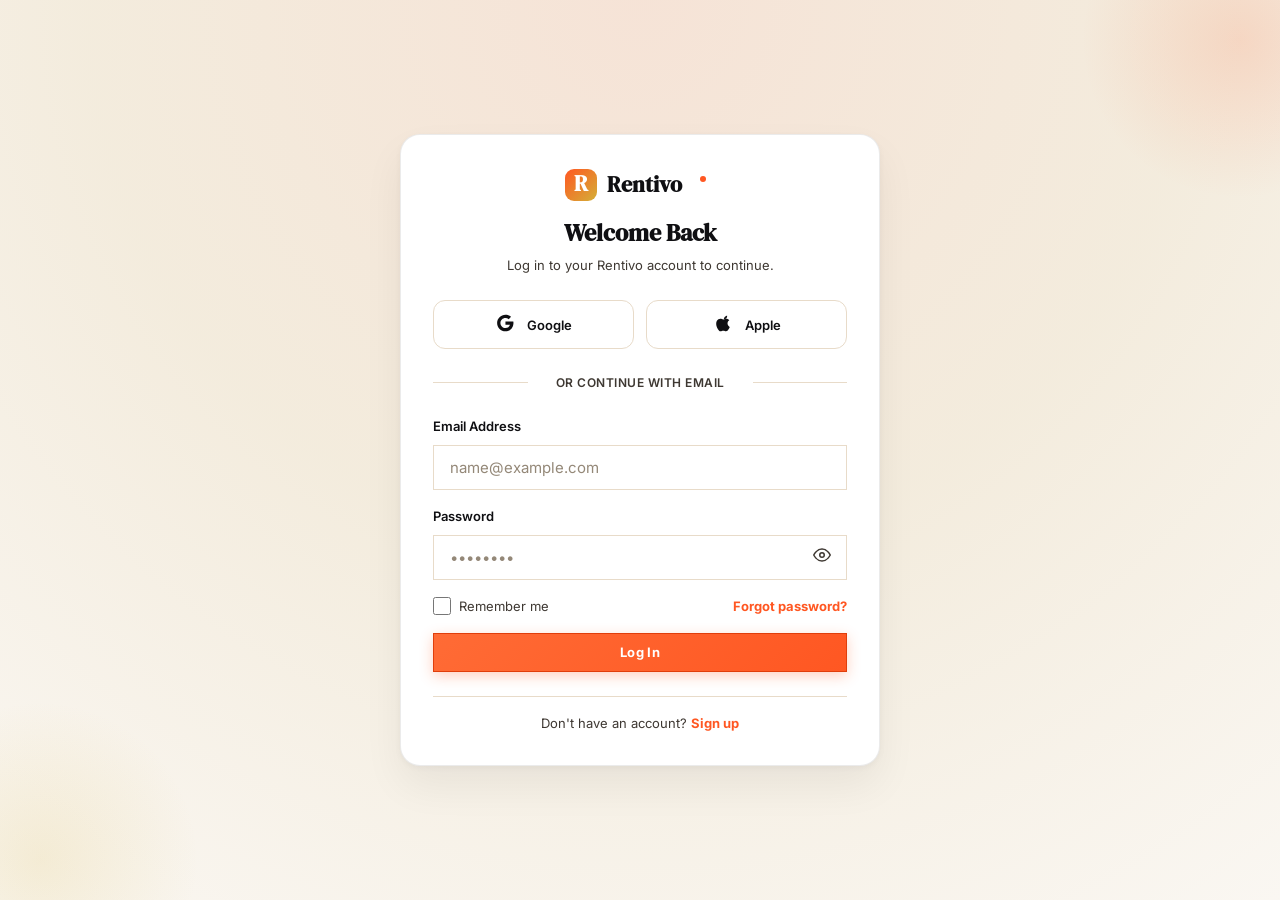
<file: login.html>
<!DOCTYPE html>
<html lang="en">
<head>
  <meta charset="UTF-8">
  <meta name="viewport" content="width=device-width, initial-scale=1.0">
  <title>Login — Rentivo</title>
  <link rel="icon" type="image/svg+xml" href="assets/images/favicon.svg">
  <link rel="stylesheet" href="assets/css/style.css">
  <link rel="stylesheet" href="assets/css/dark-mode.css">
  <link rel="stylesheet" href="assets/css/rtl.css">
</head>
<body data-page="login">

  <div class="auth-page">
    <div class="auth-card">
      <div class="auth-card__header">
        <a href="index.html" class="auth-card__logo" id="headerLogo"></a>
        <h1 class="auth-card__title">Welcome Back</h1>
        <p class="auth-card__subtitle">Log in to your Rentivo account to continue.</p>
      </div>

      <!-- Social Logins -->
      <div class="social-logins">
        <button type="button" class="btn-social btn-social--google" onclick="RentivoApp.socialLogin('Google')">
          <span id="googleIcon"></span> Google
        </button>
        <button type="button" class="btn-social btn-social--apple" onclick="RentivoApp.socialLogin('Apple')">
          <span id="appleIcon"></span> Apple
        </button>
      </div>

      <div class="auth-divider">
        <span>or continue with email</span>
      </div>
      
      <form class="auth-card__form" id="loginForm">
        <div class="form-group">
          <label class="form-label" for="loginEmail">Email Address</label>
          <input type="email" class="form-input" id="loginEmail" placeholder="name@example.com" required>
        </div>
        
        <div class="form-group">
          <label class="form-label" for="loginPassword">Password</label>
          <div class="password-input-wrap">
            <input type="password" class="form-input" id="loginPassword" placeholder="••••••••" required>
            <button type="button" class="toggle-password-btn" onclick="togglePasswordVisibility('loginPassword', this)" title="Toggle password visibility">
              <span id="pwdEyeIcon"></span>
            </button>
          </div>
        </div>

        <div class="auth-card__actions">
          <label class="checkbox-label">
            <input type="checkbox" id="rememberMe"> Remember me
          </label>
          <a href="#" onclick="showToast('Password reset link sent to your email!', 'info'); return false;" class="auth-card__link">Forgot password?</a>
        </div>

        <button type="submit" class="btn btn--primary btn--full" style="font-weight:700;">Log In</button>
      </form>
      
      <div class="auth-card__footer">
        <p>Don't have an account? <a href="signup.html" class="auth-card__link">Sign up</a></p>
      </div>
    </div>
  </div>

  <!-- Back to Top Button -->
  <button id="backToTop" class="back-to-top" aria-label="Back to top" title="Back to top">
    <svg class="back-to-top__progress" width="48" height="48" viewBox="0 0 48 48">
      <circle class="back-to-top__progress-bg" cx="24" cy="24" r="20" fill="none" stroke-width="3"/>
      <circle class="back-to-top__progress-bar" cx="24" cy="24" r="20" fill="none" stroke-width="3"/>
    </svg>
    <span class="back-to-top__icon">
      <svg viewBox="0 0 24 24" fill="none" stroke="currentColor" stroke-width="2.5" stroke-linecap="round" stroke-linejoin="round">
        <path d="M18 15l-6-6-6 6"/>
      </svg>
    </span>
  </button>

  <script src="assets/js/main.js"></script>
  <script>
    document.getElementById('headerLogo').innerHTML = getRentivoLogo();
    if(document.getElementById('googleIcon')) document.getElementById('googleIcon').innerHTML = ICONS.google;
    if(document.getElementById('appleIcon')) document.getElementById('appleIcon').innerHTML = ICONS.apple;
    if(document.getElementById('pwdEyeIcon')) document.getElementById('pwdEyeIcon').innerHTML = ICONS.eye;
  </script>
</body>
</html>
</file>
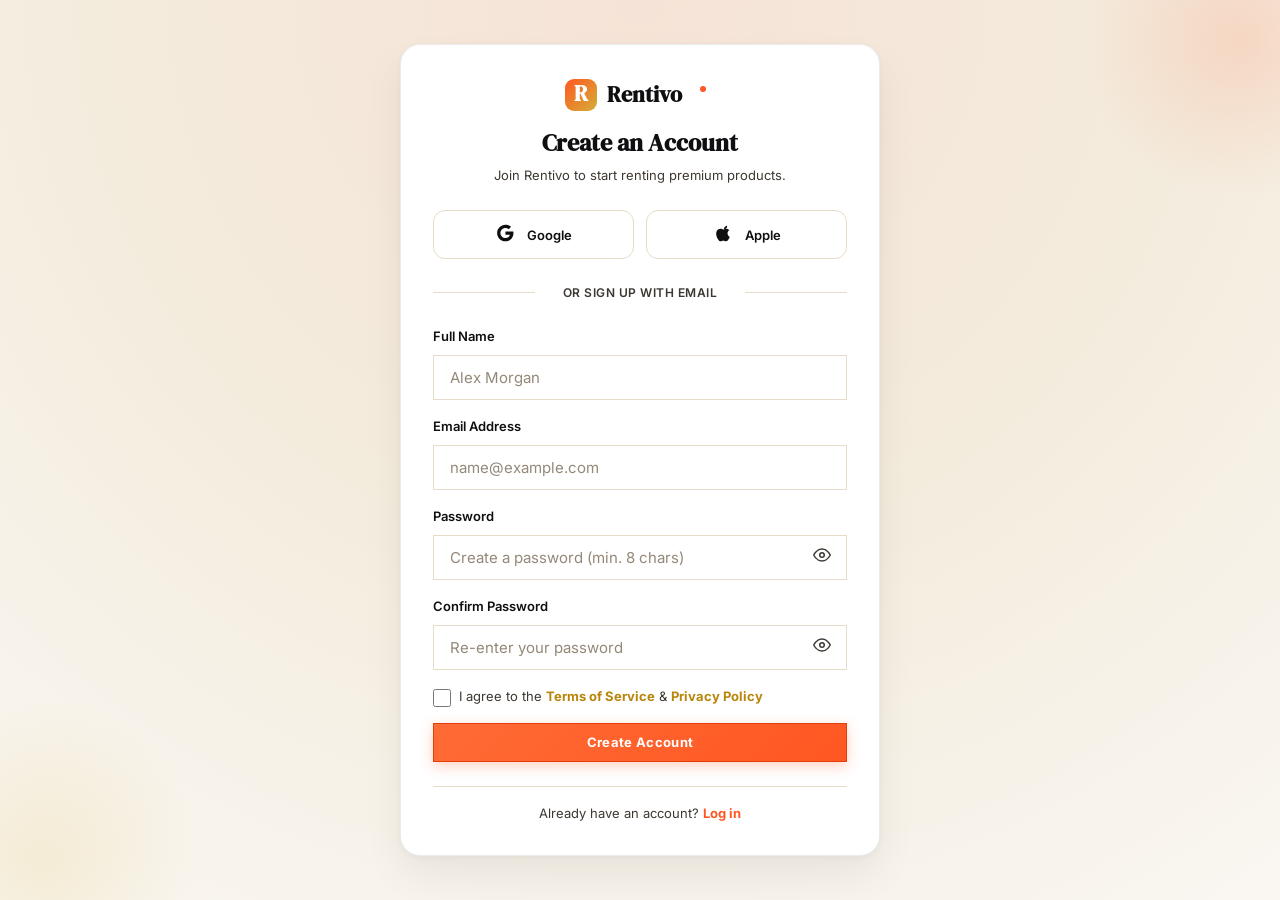
<file: signup.html>
<!DOCTYPE html>
<html lang="en">
<head>
  <meta charset="UTF-8">
  <meta name="viewport" content="width=device-width, initial-scale=1.0">
  <title>Sign Up — Rentivo</title>
  <link rel="icon" type="image/svg+xml" href="assets/images/favicon.svg">
  <link rel="stylesheet" href="assets/css/style.css">
  <link rel="stylesheet" href="assets/css/dark-mode.css">
  <link rel="stylesheet" href="assets/css/rtl.css">
</head>
<body data-page="signup">

  <div class="auth-page">
    <div class="auth-card">
      <div class="auth-card__header">
        <a href="index.html" class="auth-card__logo" id="headerLogo"></a>
        <h1 class="auth-card__title">Create an Account</h1>
        <p class="auth-card__subtitle">Join Rentivo to start renting premium products.</p>
      </div>

      <!-- Social Logins -->
      <div class="social-logins">
        <button type="button" class="btn-social btn-social--google" onclick="RentivoApp.socialLogin('Google')">
          <span id="googleIcon"></span> Google
        </button>
        <button type="button" class="btn-social btn-social--apple" onclick="RentivoApp.socialLogin('Apple')">
          <span id="appleIcon"></span> Apple
        </button>
      </div>

      <div class="auth-divider">
        <span>or sign up with email</span>
      </div>
      
      <form class="auth-card__form" id="signupForm">
        <div class="form-group">
          <label class="form-label" for="signupName">Full Name</label>
          <input type="text" class="form-input" id="signupName" placeholder="Alex Morgan" required>
        </div>

        <div class="form-group">
          <label class="form-label" for="signupEmail">Email Address</label>
          <input type="email" class="form-input" id="signupEmail" placeholder="name@example.com" required>
        </div>

        <div class="form-group">
          <label class="form-label" for="signupPassword">Password</label>
          <div class="password-input-wrap">
            <input type="password" class="form-input" id="signupPassword" placeholder="Create a password (min. 8 chars)" required minlength="8">
            <button type="button" class="toggle-password-btn" onclick="togglePasswordVisibility('signupPassword', this)" title="Toggle password visibility">
              <span id="pwdEyeIcon"></span>
            </button>
          </div>
        </div>

        <div class="form-group">
          <label class="form-label" for="signupConfirmPassword">Confirm Password</label>
          <div class="password-input-wrap">
            <input type="password" class="form-input" id="signupConfirmPassword" placeholder="Re-enter your password" required minlength="8">
            <button type="button" class="toggle-password-btn" onclick="togglePasswordVisibility('signupConfirmPassword', this)" title="Toggle password visibility">
              <span id="pwdConfirmEyeIcon"></span>
            </button>
          </div>
        </div>

        <!-- Terms & Conditions Checkbox -->
        <div class="form-group">
          <label class="checkbox-label" style="align-items: flex-start;">
            <input type="checkbox" id="signupTerms" required style="margin-top: 3px;">
            <span>I agree to the <a href="help.html" class="auth-card__link auth-card__link--accent">Terms of Service</a> &amp; <a href="help.html" class="auth-card__link auth-card__link--accent">Privacy Policy</a></span>
          </label>
        </div>

        <button type="submit" class="btn btn--primary btn--full" style="font-weight:700;">Create Account</button>
      </form>
      
      <div class="auth-card__footer">
        <p>Already have an account? <a href="login.html" class="auth-card__link">Log in</a></p>
      </div>
    </div>
  </div>

  <!-- Back to Top Button -->
  <button id="backToTop" class="back-to-top" aria-label="Back to top" title="Back to top">
    <svg class="back-to-top__progress" width="48" height="48" viewBox="0 0 48 48">
      <circle class="back-to-top__progress-bg" cx="24" cy="24" r="20" fill="none" stroke-width="3"/>
      <circle class="back-to-top__progress-bar" cx="24" cy="24" r="20" fill="none" stroke-width="3"/>
    </svg>
    <span class="back-to-top__icon">
      <svg viewBox="0 0 24 24" fill="none" stroke="currentColor" stroke-width="2.5" stroke-linecap="round" stroke-linejoin="round">
        <path d="M18 15l-6-6-6 6"/>
      </svg>
    </span>
  </button>

  <script src="assets/js/main.js"></script>
  <script>
    document.getElementById('headerLogo').innerHTML = getRentivoLogo();
    if(document.getElementById('googleIcon')) document.getElementById('googleIcon').innerHTML = ICONS.google;
    if(document.getElementById('appleIcon')) document.getElementById('appleIcon').innerHTML = ICONS.apple;
    if(document.getElementById('pwdEyeIcon')) document.getElementById('pwdEyeIcon').innerHTML = ICONS.eye;
    if(document.getElementById('pwdConfirmEyeIcon')) document.getElementById('pwdConfirmEyeIcon').innerHTML = ICONS.eye;
  </script>
</body>
</html>
</file>
<file: assets/css/style.css>
/* ============================================
   RENTIVO — Product Rental Platform
   Design System & Complete Styles
   ============================================ */

/* ── Google Fonts ── */
@import url('https://fonts.googleapis.com/css2?family=DM+Serif+Display:ital@0;1&family=Inter:wght@300;400;500;600;700;800&display=swap');

/* ── CSS Custom Properties ── */
:root {
  /* ── 1. CARDBOARD (Kraft Paper / Warm Sand Tones) ── */
  --cardboard: #d8c3a5;
  --cardboard-light: #f5efe6;
  --cardboard-medium: #e8dbc9;
  --cardboard-dark: #bca484;
  --cardboard-accent: #9d8360;

  /* ── 2. GOLD (Luxury Metallic Gold & Warm Accents) ── */
  --gold: #d4af37;
  --gold-light: #f7e69f;
  --gold-medium: #e5c158;
  --gold-dark: #b8860b;
  --gold-soft: #fcf6e6;
  --gold-glow: rgba(212, 175, 55, 0.28);
  --gold-gradient: linear-gradient(135deg, #d4af37 0%, #f7e07b 50%, #b8860b 100%);

  /* ── 3. BLACK (Deep Onyx / Jet Obsidian Black) ── */
  --black: #0f0f12;
  --black-rich: #08080a;
  --black-soft: #18181c;
  --black-medium: #222228;
  --charcoal: #2c2c34;

  /* ── 4. ORANGE (Vibrant Rental Action & CTA Color) ── */
  --orange: #ff5722;
  --orange-light: #ff784e;
  --orange-dark: #e03e0b;
  --orange-soft: #fff0eb;
  --orange-glow: rgba(255, 87, 34, 0.28);
  --orange-gradient: linear-gradient(135deg, #ff6b35 0%, #ff5722 100%);

  /* ── Legacy Mappings (Maintains complete site architecture) ── */
  --navy: var(--black);
  --navy-light: var(--black-soft);
  --navy-medium: var(--black-medium);
  --ink: var(--black-rich);

  --cream: var(--cardboard-medium);
  --cream-light: var(--cardboard-light);
  --sand: var(--cardboard);
  --sand-dark: var(--cardboard-dark);

  --violet: var(--orange);
  --violet-light: var(--orange-light);
  --violet-muted: var(--gold);
  --violet-soft: var(--orange-soft);
  --indigo: var(--orange-dark);

  /* Supporting */
  --gray-50: #f8f6f3;
  --gray-100: #efeae4;
  --gray-200: #e5ded6;
  --gray-300: #d6cbd0;
  --gray-400: #b5a99c;
  --gray-500: #8c8072;
  --gray-600: #665b4f;
  --gray-700: #4a4137;
  --gray-800: #2b251f;
  --gray-900: #141210;
  --off-white: #fefdfb;
  --white: #ffffff;

  /* Status */
  --success: #27ae60;
  --success-bg: #e8f8ef;
  --warning: #f39c12;
  --warning-bg: #fef9e7;
  --danger: #e74c3c;
  --danger-bg: #fdedec;
  --info: #3498db;
  --info-bg: #ebf5fb;

  /* Semantic */
  --bg-primary: var(--cardboard-light);
  --bg-secondary: #ffffff;
  --bg-card: #ffffff;
  --bg-header: rgba(245, 239, 230, 0.96);
  --bg-footer: var(--black-rich);
  --bg-input: #ffffff;
  --bg-hover: var(--cardboard-medium);
  --bg-badge: var(--gold-soft);
  --bg-overlay: rgba(15, 15, 18, 0.75);

  --text-primary: var(--black);
  --text-secondary: #3e3832;
  --text-muted: #6e6458;
  --text-light: #948878;
  --text-inverse: var(--cardboard-light);
  --text-accent: var(--orange);
  --text-gold: var(--gold-dark);

  --border-color: var(--cardboard-medium);
  --border-light: rgba(216, 195, 165, 0.45);
  --border-accent: var(--gold);
  --border-orange: var(--orange);

  /* Typography */
  --font-body: 'Inter', -apple-system, BlinkMacSystemFont, 'Segoe UI', sans-serif;
  --font-heading: 'DM Serif Display', 'Georgia', serif;

  --fs-xs: 0.75rem;
  --fs-sm: 0.8125rem;
  --fs-base: 0.9375rem;
  --fs-md: 1rem;
  --fs-lg: 1.125rem;
  --fs-xl: 1.25rem;
  --fs-2xl: 1.5rem;
  --fs-3xl: 2rem;
  --fs-4xl: 2.5rem;
  --fs-5xl: 3.25rem;
  --fs-6xl: 4rem;

  --fw-light: 300;
  --fw-regular: 400;
  --fw-medium: 500;
  --fw-semibold: 600;
  --fw-bold: 700;
  --fw-extrabold: 800;

  --lh-tight: 1.2;
  --lh-snug: 1.35;
  --lh-normal: 1.6;
  --lh-relaxed: 1.75;

  --ls-tight: -0.02em;
  --ls-normal: 0;
  --ls-wide: 0.025em;
  --ls-wider: 0.05em;

  /* Spacing */
  --space-1: 0.25rem;
  --space-2: 0.5rem;
  --space-3: 0.75rem;
  --space-4: 1rem;
  --space-5: 1.25rem;
  --space-6: 1.5rem;
  --space-8: 2rem;
  --space-10: 2.5rem;
  --space-12: 3rem;
  --space-16: 4rem;
  --space-20: 5rem;
  --space-24: 6rem;
  --space-32: 8rem;

  /* Layout */
  --container-max: 1280px;
  --container-narrow: 960px;
  --container-wide: 1440px;
  --header-height: 72px;
  --sidebar-width: 280px;

  /* Shadows */
  --shadow-xs: 0 1px 2px rgba(26, 31, 54, 0.04);
  --shadow-sm: 0 2px 4px rgba(26, 31, 54, 0.06);
  --shadow-md: 0 4px 12px rgba(26, 31, 54, 0.08);
  --shadow-lg: 0 8px 24px rgba(26, 31, 54, 0.1);
  --shadow-xl: 0 16px 48px rgba(26, 31, 54, 0.12);
  --shadow-card: 0 2px 8px rgba(26, 31, 54, 0.06);
  --shadow-card-hover: 0 8px 24px rgba(26, 31, 54, 0.12);
  --shadow-button: 0 2px 8px rgba(108, 92, 231, 0.25);

  /* Radii */
  --radius-sm: 0px;
  --radius-md: 0px;
  --radius-lg: 0px;
  --radius-xl: 0px;
  --radius-2xl: 0px;
  --radius-full: 0px;

  /* Transitions */
  --transition-fast: 150ms ease;
  --transition-base: 250ms ease;
  --transition-slow: 400ms ease;
  --transition-spring: 500ms cubic-bezier(0.34, 1.56, 0.64, 1);

  /* Z-Index */
  --z-dropdown: 100;
  --z-sticky: 200;
  --z-overlay: 300;
  --z-modal: 400;
  --z-toast: 500;
}

/* ── Reset ── */
*,
*::before,
*::after {
  margin: 0;
  padding: 0;
  box-sizing: border-box;
}

html {
  scroll-behavior: smooth;
  -webkit-text-size-adjust: 100%;
  font-size: 16px;
  scrollbar-width: none; /* Firefox */
  -ms-overflow-style: none; /* IE and Edge */
}

html::-webkit-scrollbar,
body::-webkit-scrollbar,
::-webkit-scrollbar {
  display: none; /* Chrome, Safari, Opera */
  width: 0;
  height: 0;
}

body {
  font-family: var(--font-body);
  font-size: var(--fs-base);
  font-weight: var(--fw-regular);
  line-height: var(--lh-normal);
  color: var(--text-primary);
  background-color: var(--bg-primary);
  -webkit-font-smoothing: antialiased;
  -moz-osx-font-smoothing: grayscale;
  overflow-x: hidden;
  min-height: 100vh;
  scrollbar-width: none;
  -ms-overflow-style: none;
}

img {
  max-width: 100%;
  height: auto;
  display: block;
}

a {
  color: inherit;
  text-decoration: none;
  transition: color var(--transition-fast);
}

ul, ol {
  list-style: none;
}

button {
  cursor: pointer;
  border: none;
  background: none;
  font-family: inherit;
  font-size: inherit;
  color: inherit;
}

input, select, textarea {
  font-family: inherit;
  font-size: inherit;
  color: inherit;
  border: none;
  outline: none;
  background: none;
}

h1, h2, h3, h4, h5, h6 {
  font-family: var(--font-heading);
  font-weight: var(--fw-regular);
  line-height: var(--lh-tight);
  color: var(--text-primary);
}

/* ── Utilities ── */
.container {
  width: 100%;
  max-width: var(--container-max);
  margin: 0 auto;
  padding: 0 var(--space-6);
}

.container--narrow {
  max-width: var(--container-narrow);
}

.container--wide {
  max-width: var(--container-wide);
}

.sr-only {
  position: absolute;
  width: 1px;
  height: 1px;
  padding: 0;
  margin: -1px;
  overflow: hidden;
  clip: rect(0, 0, 0, 0);
  border: 0;
}

.flex { display: flex; }
.flex-col { flex-direction: column; }
.flex-wrap { flex-wrap: wrap; }
.items-center { align-items: center; }
.items-start { align-items: flex-start; }
.items-end { align-items: flex-end; }
.justify-center { justify-content: center; }
.justify-between { justify-content: space-between; }
.justify-end { justify-content: flex-end; }
.gap-1 { gap: var(--space-1); }
.gap-2 { gap: var(--space-2); }
.gap-3 { gap: var(--space-3); }
.gap-4 { gap: var(--space-4); }
.gap-6 { gap: var(--space-6); }
.gap-8 { gap: var(--space-8); }

.text-center { text-align: center; }
.text-right { text-align: right; }

.section-padding {
  padding: var(--space-24) 0;
}

.section-title {
  font-size: var(--fs-3xl);
  margin-bottom: var(--space-3);
  letter-spacing: var(--ls-tight);
}

.section-subtitle {
  font-family: var(--font-body);
  font-size: var(--fs-lg);
  color: var(--text-secondary);
  font-weight: var(--fw-regular);
  max-width: 560px;
}

.section-header {
  margin-bottom: var(--space-12);
}

.section-header.text-center .section-subtitle {
  margin: 0 auto;
}

/* ── Buttons ── */
.btn {
  display: inline-flex;
  align-items: center;
  justify-content: center;
  gap: var(--space-2);
  padding: var(--space-3) var(--space-6);
  font-weight: var(--fw-semibold);
  font-size: var(--fs-sm);
  line-height: 1;
  border-radius: var(--radius-md);
  transition: all var(--transition-base);
  white-space: nowrap;
  letter-spacing: var(--ls-wide);
  text-transform: none;
  position: relative;
  overflow: hidden;
}

.btn--primary {
  background: var(--orange-gradient);
  color: var(--white);
  border: 1px solid var(--orange-dark);
  box-shadow: 0 4px 14px var(--orange-glow);
}

.btn--primary:hover {
  background: linear-gradient(135deg, #ff784e 0%, #e03e0b 100%);
  transform: translateY(-1px);
  box-shadow: 0 6px 20px rgba(255, 87, 34, 0.4);
}

.btn--secondary {
  background: var(--black);
  color: var(--cardboard-light);
  border: 1px solid var(--black-medium);
}

.btn--secondary:hover {
  background: var(--black-soft);
  color: var(--gold-light);
  border-color: var(--gold);
  transform: translateY(-1px);
}

.btn--gold {
  background: var(--gold-gradient);
  color: var(--black-rich);
  border: 1px solid var(--gold-dark);
  font-weight: var(--fw-bold);
  box-shadow: 0 4px 14px var(--gold-glow);
}

.btn--gold:hover {
  background: linear-gradient(135deg, #f7e07b 0%, #d4af37 100%);
  transform: translateY(-1px);
  box-shadow: 0 6px 20px rgba(212, 175, 55, 0.4);
}

.btn--orange {
  background: var(--orange);
  color: var(--white);
  border: 1px solid var(--orange-dark);
  box-shadow: 0 4px 14px var(--orange-glow);
}

.btn--orange:hover {
  background: var(--orange-dark);
  transform: translateY(-1px);
}

.btn--cardboard {
  background: var(--cardboard);
  color: var(--black);
  border: 1px solid var(--cardboard-dark);
}

.btn--cardboard:hover {
  background: var(--cardboard-medium);
  border-color: var(--gold);
}

.btn--black {
  background: var(--black);
  color: var(--white);
}

.btn--black:hover {
  background: var(--black-soft);
  color: var(--gold-light);
}

.btn--outline {
  background: transparent;
  color: var(--black);
  border: 1.5px solid var(--border-color);
}

.btn--outline:hover {
  border-color: var(--orange);
  color: var(--orange);
  background: var(--orange-soft);
}

.btn--ghost {
  background: transparent;
  color: var(--text-secondary);
}

.btn--ghost:hover {
  background: var(--bg-hover);
  color: var(--text-primary);
}

.btn--cream {
  background: var(--cardboard-medium);
  color: var(--black);
  border: 1px solid var(--cardboard-dark);
}

.btn--cream:hover {
  background: var(--cardboard);
  border-color: var(--gold);
}

.btn--lg {
  padding: var(--space-4) var(--space-8);
  font-size: var(--fs-base);
  border-radius: var(--radius-lg);
}

.btn--sm {
  padding: var(--space-2) var(--space-4);
  font-size: var(--fs-xs);
}

.btn--icon {
  width: 42px;
  height: 42px;
  padding: 0;
  border-radius: var(--radius-md);
}

.btn--icon svg {
  width: 20px;
  height: 20px;
}

.btn--full {
  width: 100%;
}

/* ── Badges ── */
.badge {
  display: inline-flex;
  align-items: center;
  gap: var(--space-1);
  padding: var(--space-1) var(--space-3);
  font-size: var(--fs-xs);
  font-weight: var(--fw-semibold);
  border-radius: var(--radius-full);
  letter-spacing: var(--ls-wide);
  white-space: nowrap;
}

.badge--gold {
  background: var(--gold-soft);
  color: var(--gold-dark);
  border: 1px solid rgba(212, 175, 55, 0.3);
}

.badge--orange {
  background: var(--orange-soft);
  color: var(--orange-dark);
  border: 1px solid rgba(255, 87, 34, 0.2);
}

.badge--cardboard {
  background: var(--cardboard-medium);
  color: var(--black);
  border: 1px solid var(--cardboard-dark);
}

.badge--black {
  background: var(--black);
  color: var(--gold-light);
}

.badge--available {
  background: var(--success-bg);
  color: var(--success);
}

.badge--booked {
  background: var(--danger-bg);
  color: var(--danger);
}

.badge--pending {
  background: var(--warning-bg);
  color: var(--warning);
}

.badge--violet {
  background: var(--violet-soft);
  color: var(--violet);
}

.badge--navy {
  background: var(--navy);
  color: var(--cream-light);
}

/* Status badges */
.badge--reserved { background: var(--info-bg); color: var(--info); }
.badge--preparing { background: var(--warning-bg); color: var(--warning); }
.badge--ready { background: var(--success-bg); color: var(--success); }
.badge--in-transit { background: #e8f0fe; color: #1967d2; }
.badge--active { background: var(--success-bg); color: var(--success); }
.badge--due-soon { background: var(--warning-bg); color: var(--warning); }
.badge--returned { background: var(--gray-100); color: var(--gray-600); }
.badge--cancelled { background: var(--danger-bg); color: var(--danger); }

/* ── Forms ── */
.form-group {
  display: flex;
  flex-direction: column;
  gap: var(--space-2);
}

.form-label {
  font-size: var(--fs-sm);
  font-weight: var(--fw-semibold);
  color: var(--text-primary);
}

.form-input,
.form-select {
  width: 100%;
  padding: var(--space-3) var(--space-4);
  background: var(--bg-input);
  border: 1.5px solid var(--border-color);
  border-radius: var(--radius-md);
  font-size: var(--fs-base);
  transition: border-color var(--transition-fast), box-shadow var(--transition-fast);
  color: var(--text-primary);
}

.form-input:focus,
.form-select:focus {
  border-color: var(--violet);
  box-shadow: 0 0 0 3px rgba(108, 92, 231, 0.1);
}

.form-input::placeholder {
  color: var(--text-light);
}

.form-select {
  appearance: none;
  background-image: url("data:image/svg+xml,%3Csvg xmlns='http://www.w3.org/2000/svg' width='12' height='12' viewBox='0 0 24 24' fill='none' stroke='%23868e96' stroke-width='2' stroke-linecap='round' stroke-linejoin='round'%3E%3Cpolyline points='6 9 12 15 18 9'%3E%3C/polyline%3E%3C/svg%3E");
  background-repeat: no-repeat;
  background-position: right 12px center;
  padding-right: 36px;
  cursor: pointer;
}

.form-textarea {
  width: 100%;
  padding: var(--space-3) var(--space-4);
  background: var(--bg-input);
  border: 1.5px solid var(--border-color);
  border-radius: var(--radius-md);
  font-size: var(--fs-base);
  resize: vertical;
  min-height: 100px;
  transition: border-color var(--transition-fast), box-shadow var(--transition-fast);
}

.form-textarea:focus {
  border-color: var(--violet);
  box-shadow: 0 0 0 3px rgba(108, 92, 231, 0.1);
}

/* ── Cards ── */
.card {
  background: var(--bg-card);
  border-radius: var(--radius-lg);
  border: 1px solid var(--border-light);
  overflow: hidden;
  transition: box-shadow var(--transition-base), transform var(--transition-base);
}

.card:hover {
  box-shadow: var(--shadow-card-hover);
}

.card-body {
  padding: var(--space-5);
}

/* ── Product Card ── */
.product-card {
  background: var(--bg-card);
  border-radius: var(--radius-lg);
  border: 1px solid var(--border-light);
  overflow: hidden;
  transition: box-shadow var(--transition-base), transform var(--transition-base);
  position: relative;
}

.product-card:hover {
  box-shadow: var(--shadow-card-hover);
  transform: translateY(-3px);
}

.product-card__image {
  position: relative;
  aspect-ratio: 4/3;
  overflow: hidden;
  background: var(--cream);
}

.product-card__image img {
  width: 100%;
  height: 100%;
  object-fit: cover;
  transition: transform var(--transition-slow);
}

.product-card:hover .product-card__image img {
  transform: scale(1.05);
}

.product-card__favorite {
  position: absolute;
  top: var(--space-3);
  right: var(--space-3);
  width: 36px;
  height: 36px;
  border-radius: var(--radius-full);
  background: rgba(255, 255, 255, 0.9);
  backdrop-filter: blur(4px);
  display: flex;
  align-items: center;
  justify-content: center;
  cursor: pointer;
  transition: all var(--transition-fast);
  z-index: 2;
  border: none;
}

.product-card__favorite:hover {
  background: var(--white);
  transform: scale(1.1);
}

.product-card__favorite svg {
  width: 18px;
  height: 18px;
  stroke: var(--gray-600);
  fill: none;
  transition: all var(--transition-fast);
}

.product-card__favorite.active svg {
  fill: var(--danger);
  stroke: var(--danger);
}

.product-card__badge {
  position: absolute;
  top: var(--space-3);
  left: var(--space-3);
  z-index: 2;
}

.product-card__body {
  padding: var(--space-4) var(--space-5);
}

.product-card__name {
  font-family: var(--font-body);
  font-size: var(--fs-md);
  font-weight: var(--fw-semibold);
  margin-bottom: var(--space-1);
  color: var(--text-primary);
}

.product-card__desc {
  font-size: var(--fs-sm);
  color: var(--text-muted);
  margin-bottom: var(--space-3);
  line-height: var(--lh-snug);
  display: -webkit-box;
  -webkit-line-clamp: 2;
  -webkit-box-orient: vertical;
  overflow: hidden;
}

.product-card__pricing {
  display: flex;
  align-items: baseline;
  gap: var(--space-3);
  margin-bottom: var(--space-3);
}

.product-card__price {
  font-size: var(--fs-lg);
  font-weight: var(--fw-bold);
  color: var(--navy);
}

.product-card__price-unit {
  font-size: var(--fs-xs);
  color: var(--text-muted);
  font-weight: var(--fw-regular);
}

.product-card__weekly {
  font-size: var(--fs-xs);
  color: var(--text-muted);
}

.product-card__meta {
  display: flex;
  align-items: center;
  justify-content: space-between;
  padding-top: var(--space-3);
  border-top: 1px solid var(--border-light);
}

.product-card__rating {
  display: flex;
  align-items: center;
  gap: var(--space-1);
  font-size: var(--fs-sm);
  color: var(--text-secondary);
}

.product-card__rating svg {
  width: 14px;
  height: 14px;
  fill: var(--warning);
}

.product-card__availability {
  font-size: var(--fs-xs);
  font-weight: var(--fw-semibold);
  color: var(--success);
}

.product-card__availability.unavailable {
  color: var(--danger);
}

.product-card__actions {
  padding: 0 var(--space-5) var(--space-5);
}

.product-card__actions .btn {
  width: 100%;
}

/* ── Header ── */
.header {
  position: sticky;
  top: 0;
  z-index: var(--z-sticky);
  background: var(--bg-header);
  backdrop-filter: blur(12px);
  border-bottom: 1px solid var(--border-light);
  height: var(--header-height);
  transition: background var(--transition-base), box-shadow var(--transition-base);
}

.header.scrolled {
  box-shadow: var(--shadow-sm);
}

.header__inner {
  display: flex;
  align-items: center;
  justify-content: space-between;
  height: 100%;
  gap: var(--space-8);
}

.header__logo {
  display: flex;
  align-items: center;
  gap: var(--space-2);
  flex-shrink: 0;
}

.header__logo-text {
  font-family: var(--font-heading);
  font-size: var(--fs-2xl);
  color: var(--navy);
  letter-spacing: var(--ls-tight);
}

.header__nav {
  display: flex;
  align-items: center;
  gap: var(--space-1);
}

.header__nav-link {
  padding: var(--space-2) var(--space-4);
  font-size: var(--fs-sm);
  font-weight: var(--fw-medium);
  color: var(--text-secondary);
  border-radius: 0px;
  border: 1px solid transparent;
  transition: all var(--transition-fast);
  white-space: nowrap;
}

.header__nav-link:hover {
  color: var(--black);
  border-color: var(--cardboard-dark);
  background: var(--cardboard-medium);
}

.header__nav-link.active {
  color: var(--orange);
  background: var(--orange-soft);
  border: 1px solid var(--orange);
  font-weight: var(--fw-semibold);
}

.header__actions {
  display: flex;
  align-items: center;
  gap: var(--space-2);
}

.header__action-btn {
  width: 40px;
  height: 40px;
  border-radius: var(--radius-md);
  border: 1px solid var(--border-color);
  display: flex;
  align-items: center;
  justify-content: center;
  color: var(--text-secondary);
  transition: all var(--transition-fast);
  position: relative;
  background: var(--bg-secondary);
}

.header__action-btn:hover {
  background: var(--bg-hover);
  color: var(--text-primary);
  border-color: var(--cardboard-dark);
}

.header__action-btn svg {
  width: 20px;
  height: 20px;
}

.header__badge {
  position: absolute;
  top: 4px;
  right: 4px;
  width: 18px;
  height: 18px;
  border-radius: var(--radius-full);
  background: var(--violet);
  color: var(--white);
  font-size: 10px;
  font-weight: var(--fw-bold);
  display: flex;
  align-items: center;
  justify-content: center;
  border: 2px solid var(--white);
}

.header__mobile-toggle {
  display: none;
  width: 40px;
  height: 40px;
  align-items: center;
  justify-content: center;
  border-radius: var(--radius-md);
  color: var(--text-primary);
}

.header__mobile-toggle svg {
  width: 22px;
  height: 22px;
}

/* Mobile Menu */
.mobile-menu {
  display: none;
  position: fixed;
  top: var(--header-height);
  left: 0;
  right: 0;
  bottom: 0;
  background: var(--bg-card);
  z-index: var(--z-overlay);
  padding: var(--space-6);
  overflow-y: auto;
  transform: translateX(100%);
  transition: transform var(--transition-base);
  box-shadow: var(--shadow-xl);
}

.mobile-menu.open {
  transform: translateX(0);
}

.mobile-menu__nav {
  display: flex;
  flex-direction: column;
  gap: var(--space-2);
}

.mobile-menu__link {
  display: flex;
  align-items: center;
  gap: var(--space-3);
  padding: var(--space-3.5) var(--space-4);
  font-size: var(--fs-md);
  font-weight: var(--fw-medium);
  color: var(--text-primary);
  border-radius: var(--radius-md);
  border: 1px solid transparent;
  transition: all var(--transition-fast);
}

.mobile-menu__link:hover {
  background: var(--bg-hover);
  border-color: var(--border-color);
}

.mobile-menu__link.active {
  background: var(--orange-soft);
  color: var(--orange);
  border: 1px solid var(--orange);
  font-weight: var(--fw-semibold);
}

.mobile-menu__icon {
  display: inline-flex;
  align-items: center;
  justify-content: center;
  color: var(--text-secondary);
}

.mobile-menu__link.active .mobile-menu__icon {
  color: var(--orange);
}

.mobile-menu__link svg {
  width: 20px;
  height: 20px;
  stroke-width: 2;
}

.mobile-menu__badge {
  margin-left: auto;
  background: var(--orange);
  color: var(--white);
  font-size: var(--fs-xs);
  font-weight: var(--fw-bold);
  padding: 2px 8px;
  border-radius: var(--radius-full);
}

.mobile-menu__divider {
  height: 1px;
  background: var(--border-color);
  margin: var(--space-5) 0;
}

.mobile-menu__footer {
  display: flex;
  flex-direction: column;
  gap: var(--space-3);
}

.mobile-menu__quick-actions {
  display: grid;
  grid-template-columns: 1fr 1fr;
  gap: var(--space-3);
}

.mobile-menu__action-btn {
  display: flex;
  align-items: center;
  justify-content: center;
  gap: var(--space-2);
}

.mobile-menu__action-btn svg {
  width: 18px;
  height: 18px;
  stroke-width: 2;
}

/* Search Overlay */
.search-overlay {
  position: fixed;
  top: 0;
  left: 0;
  right: 0;
  bottom: 0;
  background: var(--bg-overlay);
  z-index: var(--z-modal);
  display: flex;
  align-items: flex-start;
  justify-content: center;
  padding-top: 120px;
  opacity: 0;
  visibility: hidden;
  transition: all var(--transition-base);
}

.search-overlay.open {
  opacity: 1;
  visibility: visible;
}

.search-overlay__content {
  background: var(--bg-secondary);
  border-radius: var(--radius-xl);
  padding: var(--space-6);
  width: 90%;
  max-width: 640px;
  transform: translateY(-20px);
  transition: transform var(--transition-base);
  box-shadow: var(--shadow-xl);
}

.search-overlay.open .search-overlay__content {
  transform: translateY(0);
}

.search-overlay__input-wrap {
  display: flex;
  align-items: center;
  gap: var(--space-3);
  padding: var(--space-3) var(--space-4);
  background: var(--gray-50);
  border-radius: var(--radius-md);
  border: 1.5px solid var(--border-color);
}

.search-overlay__input-wrap:focus-within {
  border-color: var(--violet);
}

.search-overlay__input-wrap svg {
  width: 20px;
  height: 20px;
  color: var(--text-muted);
  flex-shrink: 0;
}

.search-overlay__input {
  flex: 1;
  font-size: var(--fs-md);
  background: none;
}

.search-overlay__results {
  margin-top: var(--space-4);
  max-height: 320px;
  overflow-y: auto;
}

.search-result-item {
  display: flex;
  align-items: center;
  gap: var(--space-3);
  padding: var(--space-3) var(--space-4);
  border-radius: var(--radius-md);
  cursor: pointer;
  transition: background var(--transition-fast);
}

.search-result-item:hover {
  background: var(--bg-hover);
}

.search-result-item__image {
  width: 48px;
  height: 48px;
  border-radius: var(--radius-sm);
  background: var(--cream);
  overflow: hidden;
  flex-shrink: 0;
}

.search-result-item__image img {
  width: 100%;
  height: 100%;
  object-fit: cover;
}

.search-result-item__info {
  flex: 1;
}

.search-result-item__name {
  font-size: var(--fs-sm);
  font-weight: var(--fw-semibold);
}

.search-result-item__price {
  font-size: var(--fs-xs);
  color: var(--text-muted);
}

/* ── Hero Section ── */
.hero {
  padding: var(--space-8) 0 var(--space-12);
  background: linear-gradient(135deg, var(--cream-light) 0%, var(--cream) 50%, var(--violet-soft) 100%);
  position: relative;
  overflow: hidden;
}

.hero::before {
  content: '';
  position: absolute;
  top: -40%;
  right: -15%;
  width: 500px;
  height: 500px;
  background: radial-gradient(circle, rgba(255, 87, 34, 0.08) 0%, transparent 70%);
  border-radius: 50%;
  pointer-events: none;
}

.hero__inner {
  display: grid;
  grid-template-columns: 1.15fr 0.85fr;
  gap: var(--space-8);
  align-items: center;
}

.hero__content {
  max-width: 560px;
}

.hero__tag {
  display: inline-flex;
  align-items: center;
  gap: var(--space-2);
  padding: 4px 14px;
  background: var(--orange-soft);
  color: var(--orange);
  border: 1px solid rgba(255, 87, 34, 0.25);
  border-radius: var(--radius-full);
  font-size: var(--fs-xs);
  font-weight: var(--fw-semibold);
  margin-bottom: var(--space-3);
  letter-spacing: 0.02em;
}

.hero__tag-dot {
  width: 6px;
  height: 6px;
  border-radius: 50%;
  background: var(--orange);
  animation: heroPulse 2s infinite;
}

@keyframes heroPulse {
  0% { transform: scale(0.95); box-shadow: 0 0 0 0 rgba(255, 87, 34, 0.7); }
  70% { transform: scale(1); box-shadow: 0 0 0 6px rgba(255, 87, 34, 0); }
  100% { transform: scale(0.95); box-shadow: 0 0 0 0 rgba(255, 87, 34, 0); }
}

.hero__title {
  font-size: clamp(2rem, 3.2vw, 2.75rem);
  line-height: 1.15;
  margin-bottom: var(--space-3.5);
  color: var(--navy);
  letter-spacing: var(--ls-tight);
}

.hero__subtitle {
  font-size: var(--fs-base);
  color: var(--text-secondary);
  line-height: 1.55;
  margin-bottom: var(--space-5);
  max-width: 480px;
}

.hero__actions {
  display: flex;
  gap: var(--space-3);
  align-items: center;
  flex-wrap: wrap;
  margin-bottom: var(--space-4);
}

.hero__features {
  display: flex;
  align-items: center;
  gap: var(--space-4);
  flex-wrap: wrap;
  font-size: var(--fs-xs);
  color: var(--text-muted);
  font-weight: var(--fw-medium);
}

.hero__feature-item {
  display: inline-flex;
  align-items: center;
  gap: 5px;
}

.hero__feature-item svg {
  width: 14px;
  height: 14px;
  color: var(--orange);
}

.hero__visual {
  position: relative;
  display: flex;
  align-items: center;
  justify-content: center;
}

.hero__image-wrapper {
  position: relative;
  border-radius: var(--radius-xl);
  overflow: hidden;
  box-shadow: 0 12px 32px rgba(0, 0, 0, 0.12);
  max-width: 360px;
  width: 100%;
  aspect-ratio: 4/3;
  background: var(--cream);
  border: 1px solid var(--border-color);
  transition: transform 0.3s ease, box-shadow 0.3s ease;
}

.hero__image-wrapper:hover {
  transform: translateY(-4px);
  box-shadow: 0 16px 40px rgba(0, 0, 0, 0.16);
}

.hero__image-wrapper svg {
  width: 100%;
  height: 100%;
  object-fit: cover;
}

.hero__floating-card {
  position: absolute;
  bottom: -14px;
  left: -14px;
  background: var(--bg-card);
  border: 1px solid var(--border-color);
  padding: 8px 14px;
  border-radius: var(--radius-lg);
  box-shadow: var(--shadow-lg);
  display: flex;
  align-items: center;
  gap: 10px;
  z-index: 2;
  backdrop-filter: blur(8px);
}

.hero__floating-icon {
  width: 34px;
  height: 34px;
  border-radius: 50%;
  background: rgba(255, 193, 7, 0.15);
  color: #ffc107;
  display: flex;
  align-items: center;
  justify-content: center;
  flex-shrink: 0;
}

.hero__floating-icon svg {
  width: 16px;
  height: 16px;
}

.hero__floating-title {
  font-size: var(--fs-xs);
  font-weight: var(--fw-bold);
  color: var(--text-primary);
  line-height: 1.2;
}

.hero__floating-sub {
  font-size: 11px;
  color: var(--text-muted);
  line-height: 1.2;
}

/* Rental Search Panel */
.rental-search {
  background: var(--bg-secondary);
  border-radius: var(--radius-xl);
  padding: var(--space-6) var(--space-8);
  box-shadow: var(--shadow-lg);
  margin-top: calc(-1 * var(--space-6));
  position: relative;
  z-index: 10;
  border: 1px solid var(--border-light);
}

.rental-search__title {
  font-family: var(--font-body);
  font-size: var(--fs-lg);
  font-weight: var(--fw-semibold);
  margin-bottom: var(--space-5);
  color: var(--text-primary);
}

.rental-search__form {
  display: grid;
  grid-template-columns: 2fr 1fr 1fr auto;
  gap: var(--space-4);
  align-items: end;
}

.rental-search__field {
  display: flex;
  flex-direction: column;
  gap: var(--space-2);
}

.rental-search__label {
  font-size: var(--fs-xs);
  font-weight: var(--fw-semibold);
  color: var(--text-muted);
  text-transform: uppercase;
  letter-spacing: var(--ls-wider);
}

/* ── Categories Section ── */
.categories-grid {
  display: grid;
  grid-template-columns: repeat(4, 1fr);
  gap: var(--space-5);
}

.category-tile {
  position: relative;
  border-radius: var(--radius-lg);
  border: 1.5px solid var(--border-color);
  overflow: hidden;
  min-height: 180px;
  display: flex;
  align-items: flex-end;
  padding: var(--space-5);
  text-align: left;
  transition: all var(--transition-base);
  cursor: pointer;
  background: var(--black-rich);
}

.category-tile:hover {
  border-color: var(--orange);
  box-shadow: var(--shadow-lg);
  transform: translateY(-3px);
}

.category-tile__bg {
  position: absolute;
  inset: 0;
}

.category-tile__bg img {
  width: 100%;
  height: 100%;
  object-fit: cover;
  transition: transform var(--transition-slow);
}

.category-tile:hover .category-tile__bg img {
  transform: scale(1.06);
}

.category-tile__overlay {
  position: absolute;
  inset: 0;
  background: linear-gradient(180deg, rgba(15, 15, 18, 0.15) 0%, rgba(15, 15, 18, 0.85) 100%);
  pointer-events: none;
}

.category-tile__content {
  position: relative;
  z-index: 2;
  color: #ffffff;
  width: 100%;
}

.category-tile__icon {
  width: 36px;
  height: 36px;
  border-radius: 0px;
  background: var(--orange);
  color: #ffffff;
  display: flex;
  align-items: center;
  justify-content: center;
  margin-bottom: var(--space-2);
  box-shadow: 0 2px 8px rgba(0,0,0,0.4);
}

.category-tile__icon svg {
  width: 18px;
  height: 18px;
}

.category-tile__name {
  font-family: var(--font-heading);
  font-size: var(--fs-xl);
  font-weight: var(--fw-bold);
  color: #ffffff !important;
  text-shadow: 0 2px 6px rgba(0,0,0,0.85);
  line-height: 1.2;
}

.category-tile__count {
  font-size: var(--fs-xs);
  color: #f5efe6 !important;
  opacity: 0.9;
  text-shadow: 0 1px 3px rgba(0,0,0,0.85);
  margin-top: var(--space-1);
}

/* ── Products Grid ── */
.products-grid {
  display: grid;
  grid-template-columns: repeat(4, 1fr);
  gap: var(--space-6);
}

.products-grid--3 {
  grid-template-columns: repeat(3, 1fr);
}

/* ── How It Works ── */
.how-it-works {
  background: var(--navy);
  color: var(--cream-light);
}

.how-it-works .section-title {
  color: var(--cream-light);
}

.how-it-works .section-subtitle {
  color: var(--sand);
}

.steps-grid {
  display: grid;
  grid-template-columns: repeat(4, 1fr);
  gap: var(--space-8);
  position: relative;
}

.steps-grid::before {
  content: '';
  position: absolute;
  top: 36px;
  left: 15%;
  right: 15%;
  height: 2px;
  background: linear-gradient(90deg, var(--violet-muted), var(--violet), var(--violet-muted));
  opacity: 0.3;
}

.step-card {
  text-align: center;
  position: relative;
  z-index: 1;
}

.step-card__number {
  width: 72px;
  height: 72px;
  border-radius: var(--radius-full);
  background: var(--violet);
  color: var(--white);
  display: flex;
  align-items: center;
  justify-content: center;
  font-size: var(--fs-2xl);
  font-weight: var(--fw-bold);
  margin: 0 auto var(--space-5);
  box-shadow: 0 4px 20px rgba(108, 92, 231, 0.4);
}

.step-card__title {
  font-family: var(--font-heading);
  font-size: var(--fs-xl);
  margin-bottom: var(--space-3);
  color: var(--cream-light);
}

.step-card__desc {
  font-size: var(--fs-sm);
  color: var(--sand);
  line-height: var(--lh-relaxed);
  max-width: 220px;
  margin: 0 auto;
}

/* ── Collections ── */
.collections-grid {
  display: grid;
  grid-template-columns: repeat(3, 1fr);
  gap: var(--space-6);
}

.collection-card {
  position: relative;
  border-radius: var(--radius-xl);
  overflow: hidden;
  aspect-ratio: 16/10;
  cursor: pointer;
  transition: transform var(--transition-base);
}

.collection-card:hover {
  transform: translateY(-3px);
}

.collection-card__bg {
  position: absolute;
  inset: 0;
  background: var(--cream);
  overflow: hidden;
}

.collection-card__bg img {
  width: 100%;
  height: 100%;
  object-fit: cover;
  transition: transform 0.5s ease;
}

.collection-card:hover .collection-card__bg img {
  transform: scale(1.08);
}

.collection-card__bg svg {
  width: 100%;
  height: 100%;
}

.collection-card__overlay {
  position: absolute;
  inset: 0;
  background: linear-gradient(180deg, rgba(15, 15, 18, 0.1) 0%, rgba(15, 15, 18, 0.85) 100%);
  pointer-events: none;
}

.collection-card__content {
  position: absolute;
  bottom: 0;
  left: 0;
  right: 0;
  padding: var(--space-6);
  color: #ffffff !important;
  z-index: 2;
}

.collection-card__name {
  font-family: var(--font-heading);
  font-size: var(--fs-2xl);
  color: #ffffff !important;
  margin-bottom: var(--space-1);
  text-shadow: 0 2px 8px rgba(0, 0, 0, 0.85);
}

.collection-card__count {
  font-size: var(--fs-sm);
  color: #f5efe6 !important;
  opacity: 0.95;
  text-shadow: 0 1px 4px rgba(0, 0, 0, 0.85);
}

/* ── Trust Section ── */
.trust-section {
  background: var(--cream);
}

.trust-grid {
  display: grid;
  grid-template-columns: repeat(5, 1fr);
  gap: var(--space-8);
}

.trust-item {
  text-align: center;
}

.trust-item__icon {
  width: 52px;
  height: 52px;
  margin: 0 auto var(--space-4);
  display: flex;
  align-items: center;
  justify-content: center;
  border-radius: var(--radius-lg);
  background: var(--white);
  color: var(--violet);
  box-shadow: var(--shadow-sm);
}

.trust-item__icon svg {
  width: 24px;
  height: 24px;
}

.trust-item__title {
  font-family: var(--font-body);
  font-size: var(--fs-sm);
  font-weight: var(--fw-semibold);
  margin-bottom: var(--space-1);
}

.trust-item__desc {
  font-size: var(--fs-xs);
  color: var(--text-muted);
  line-height: var(--lh-normal);
}

/* ── Footer ── */
.footer {
  background: var(--bg-footer);
  color: var(--cardboard-light);
  padding: var(--space-16) 0 var(--space-8);
  border-top: 1px solid rgba(216, 195, 165, 0.15);
  width: 100%;
  box-sizing: border-box;
  overflow: hidden;
}

.footer__newsletter {
  background: linear-gradient(135deg, var(--black-soft) 0%, var(--black-medium) 100%);
  border: 1px solid rgba(216, 195, 165, 0.25);
  border-radius: var(--radius-xl);
  padding: var(--space-8) var(--space-8);
  margin-bottom: var(--space-12);
  display: flex;
  align-items: center;
  justify-content: space-between;
  gap: var(--space-6);
  flex-wrap: wrap;
}

.footer__newsletter-title {
  font-size: var(--fs-xl);
  color: var(--cardboard-light);
  margin-bottom: var(--space-1);
}

.footer__newsletter-text {
  color: var(--gray-400);
  font-size: var(--fs-sm);
  max-width: 440px;
}

.footer__newsletter-form {
  display: flex;
  gap: var(--space-3);
  flex: 1;
  max-width: 440px;
}

.footer__newsletter-input {
  flex: 1;
  padding: var(--space-3) var(--space-4);
  background: rgba(255, 255, 255, 0.08);
  border: 1px solid rgba(216, 195, 165, 0.3);
  border-radius: var(--radius-md);
  color: var(--cardboard-light);
  font-size: var(--fs-sm);
}

.footer__newsletter-input::placeholder {
  color: var(--gray-500);
}

.footer__newsletter-input:focus {
  border-color: var(--gold);
  background: rgba(255, 255, 255, 0.12);
  outline: none;
}

.footer__grid {
  display: grid;
  grid-template-columns: 2fr repeat(4, 1fr);
  gap: var(--space-8);
  margin-bottom: var(--space-12);
  width: 100%;
}

.footer__grid > div {
  min-width: 0;
}

.footer__brand-col {
  padding-right: var(--space-4);
  display: flex;
  flex-direction: column;
}

.footer__tagline {
  color: var(--gray-400);
  font-size: var(--fs-sm);
  margin: var(--space-4) 0;
  line-height: var(--lh-relaxed);
  max-width: 320px;
}

.footer__socials {
  display: flex;
  align-items: center;
  gap: var(--space-2.5);
  margin-top: var(--space-2);
}

.footer__social-btn {
  width: 36px;
  height: 36px;
  border-radius: var(--radius-full);
  background: rgba(255, 255, 255, 0.08);
  border: 1px solid rgba(216, 195, 165, 0.2);
  display: flex;
  align-items: center;
  justify-content: center;
  color: var(--cardboard-light);
  transition: all var(--transition-fast);
}

.footer__social-btn svg {
  width: 16px;
  height: 16px;
}

.footer__social-btn:hover {
  background: var(--orange);
  border-color: var(--orange);
  color: var(--white);
  transform: translateY(-2px);
  box-shadow: 0 4px 12px var(--orange-glow);
}

.footer__col-title {
  font-family: var(--font-heading);
  font-size: var(--fs-base);
  color: var(--gold-light);
  margin-bottom: var(--space-4);
  letter-spacing: var(--ls-wide);
}

.footer__links {
  display: flex;
  flex-direction: column;
  gap: var(--space-2.5);
}

.footer__link {
  color: var(--gray-400);
  font-size: var(--fs-sm);
  transition: color var(--transition-fast);
}

.footer__link:hover {
  color: var(--gold-light);
}

.footer__bottom {
  border-top: 1px solid rgba(216, 195, 165, 0.12);
  padding-top: var(--space-6);
  display: flex;
  align-items: center;
  justify-content: space-between;
  gap: var(--space-4);
  flex-wrap: wrap;
  font-size: var(--fs-xs);
  color: var(--gray-500);
}

.footer__payment-badges {
  display: flex;
  align-items: center;
  gap: var(--space-2);
}

.payment-badge {
  padding: var(--space-1) var(--space-2.5);
  background: rgba(255, 255, 255, 0.06);
  border: 1px solid rgba(216, 195, 165, 0.15);
  border-radius: var(--radius-sm);
  font-size: 0.7rem;
  font-weight: var(--fw-semibold);
  color: var(--cardboard);
  letter-spacing: var(--ls-wide);
}

.footer__bottom-links {
  display: flex;
  gap: var(--space-4);
}

.footer__bottom-links a {
  color: var(--gray-400);
  transition: color var(--transition-fast);
}

.footer__bottom-links a:hover {
  color: var(--gold-light);
}

.footer__logo-text {
  font-family: var(--font-heading);
  font-size: var(--fs-xl);
  color: var(--cream-light);
}

/* ── Browse Page ── */
.browse-layout {
  display: grid;
  grid-template-columns: var(--sidebar-width) 1fr;
  gap: var(--space-8);
  align-items: start;
}

.browse-header {
  padding: var(--space-12) 0;
  background: var(--cream);
  border-bottom: 1px solid var(--border-color);
}

.browse-header__title {
  font-size: var(--fs-3xl);
  margin-bottom: var(--space-2);
}

.browse-header__count {
  font-size: var(--fs-base);
  color: var(--text-muted);
}

/* Filter Panel */
.filter-panel {
  background: var(--bg-card);
  border: 1px solid var(--border-light);
  border-radius: var(--radius-lg);
  padding: var(--space-6);
  position: sticky;
  top: calc(var(--header-height) + var(--space-6));
}

.filter-panel__title {
  font-family: var(--font-body);
  font-size: var(--fs-md);
  font-weight: var(--fw-semibold);
  margin-bottom: var(--space-5);
  display: flex;
  align-items: center;
  justify-content: space-between;
}

.filter-section {
  padding: var(--space-5) 0;
  border-bottom: 1px solid var(--border-light);
}

.filter-section:last-child {
  border-bottom: none;
  padding-bottom: 0;
}

.filter-section__title {
  font-size: var(--fs-sm);
  font-weight: var(--fw-semibold);
  margin-bottom: var(--space-3);
  display: flex;
  align-items: center;
  justify-content: space-between;
  cursor: pointer;
}

.filter-section__title svg {
  width: 16px;
  height: 16px;
  transition: transform var(--transition-fast);
}

.filter-section.collapsed .filter-section__title svg {
  transform: rotate(-90deg);
}

.filter-section.collapsed .filter-section__content {
  display: none;
}

.filter-section__content {
  display: flex;
  flex-direction: column;
  gap: var(--space-2);
}

.filter-checkbox {
  display: flex;
  align-items: center;
  gap: var(--space-2);
  font-size: var(--fs-sm);
  cursor: pointer;
  padding: var(--space-1) 0;
}

.filter-checkbox input[type="checkbox"] {
  width: 16px;
  height: 16px;
  accent-color: var(--violet);
  cursor: pointer;
}

.filter-range {
  display: flex;
  align-items: center;
  gap: var(--space-3);
}

.filter-range input[type="range"] {
  flex: 1;
  accent-color: var(--violet);
  cursor: pointer;
}

.filter-range__value {
  font-size: var(--fs-sm);
  font-weight: var(--fw-semibold);
  color: var(--text-primary);
  min-width: 40px;
  text-align: right;
}

/* Sort Bar */
.sort-bar {
  display: flex;
  align-items: center;
  justify-content: space-between;
  margin-bottom: var(--space-6);
  flex-wrap: wrap;
  gap: var(--space-4);
}

.sort-bar__info {
  font-size: var(--fs-sm);
  color: var(--text-muted);
}

.sort-bar__controls {
  display: flex;
  align-items: center;
  gap: var(--space-4);
}

.sort-bar__select {
  padding: var(--space-2) var(--space-4);
  padding-right: 32px;
  border: 1px solid var(--border-color);
  border-radius: var(--radius-md);
  font-size: var(--fs-sm);
  background: var(--bg-card);
  appearance: none;
  background-image: url("data:image/svg+xml,%3Csvg xmlns='http://www.w3.org/2000/svg' width='12' height='12' viewBox='0 0 24 24' fill='none' stroke='%23868e96' stroke-width='2' stroke-linecap='round' stroke-linejoin='round'%3E%3Cpolyline points='6 9 12 15 18 9'%3E%3C/polyline%3E%3C/svg%3E");
  background-repeat: no-repeat;
  background-position: right 10px center;
  cursor: pointer;
}

.sort-bar__view-btns {
  display: flex;
  gap: var(--space-1);
}

.sort-bar__view-btn {
  width: 36px;
  height: 36px;
  display: flex;
  align-items: center;
  justify-content: center;
  border-radius: var(--radius-sm);
  color: var(--text-muted);
  transition: all var(--transition-fast);
}

.sort-bar__view-btn.active,
.sort-bar__view-btn:hover {
  background: var(--violet-soft);
  color: var(--violet);
}

.sort-bar__view-btn svg {
  width: 18px;
  height: 18px;
}

/* Mobile filter button */
.filter-toggle-btn {
  display: none;
}

/* ── Category Page ── */
.category-header {
  padding: var(--space-16) 0;
  background: linear-gradient(135deg, var(--navy) 0%, var(--navy-medium) 100%);
  color: var(--cream-light);
}

.category-header__title {
  font-size: var(--fs-4xl);
  color: var(--cream-light);
  margin-bottom: var(--space-3);
}

.category-header__desc {
  font-size: var(--fs-lg);
  color: var(--sand);
  max-width: 600px;
  margin-bottom: var(--space-4);
}

.category-header__count {
  font-size: var(--fs-sm);
  color: var(--violet-light);
}

.category-featured {
  display: grid;
  grid-template-columns: 1fr 1fr;
  gap: var(--space-6);
  margin-bottom: var(--space-12);
}

.category-featured-card {
  display: grid;
  grid-template-columns: 1fr 1fr;
  background: var(--bg-card);
  border-radius: var(--radius-xl);
  overflow: hidden;
  border: 1px solid var(--border-light);
  transition: box-shadow var(--transition-base);
}

.category-featured-card:hover {
  box-shadow: var(--shadow-lg);
}

.category-featured-card__image {
  aspect-ratio: 1;
  background: var(--cream);
  overflow: hidden;
}

.category-featured-card__image svg,
.category-featured-card__image img {
  width: 100%;
  height: 100%;
  object-fit: cover;
}

.category-featured-card__body {
  padding: var(--space-8);
  display: flex;
  flex-direction: column;
  justify-content: center;
}

.category-featured-card__name {
  font-size: var(--fs-xl);
  margin-bottom: var(--space-2);
}

.category-featured-card__desc {
  font-size: var(--fs-sm);
  color: var(--text-muted);
  margin-bottom: var(--space-4);
  line-height: var(--lh-relaxed);
}

.category-featured-card__price {
  font-size: var(--fs-2xl);
  font-weight: var(--fw-bold);
  color: var(--navy);
  margin-bottom: var(--space-5);
}

.category-featured-card__price span {
  font-size: var(--fs-sm);
  color: var(--text-muted);
  font-weight: var(--fw-regular);
}

/* Duration filter pills */
.duration-pills {
  display: flex;
  gap: var(--space-2);
  flex-wrap: wrap;
  margin-bottom: var(--space-8);
}

.duration-pill {
  padding: var(--space-2) var(--space-5);
  border: 1.5px solid var(--border-color);
  border-radius: var(--radius-full);
  font-size: var(--fs-sm);
  font-weight: var(--fw-medium);
  cursor: pointer;
  transition: all var(--transition-fast);
}

.duration-pill:hover,
.duration-pill.active {
  background: var(--violet);
  color: var(--white);
  border-color: var(--violet);
}

/* ── Product Details Page ── */
.product-detail {
  padding: var(--space-12) 0;
}

.product-detail__breadcrumb {
  display: flex;
  align-items: center;
  gap: var(--space-2);
  font-size: var(--fs-sm);
  color: var(--text-muted);
  margin-bottom: var(--space-8);
}

.product-detail__breadcrumb a:hover {
  color: var(--violet);
}

.product-detail__breadcrumb svg {
  width: 14px;
  height: 14px;
}

.product-detail__layout {
  display: grid;
  grid-template-columns: 1.1fr 1fr;
  gap: var(--space-12);
  align-items: start;
}

/* Product Gallery */
.product-gallery {
  position: sticky;
  top: calc(var(--header-height) + var(--space-6));
}

.product-gallery__main {
  position: relative;
  border-radius: var(--radius-xl);
  overflow: hidden;
  background: var(--cream);
  aspect-ratio: 1;
  margin-bottom: var(--space-4);
}

.product-gallery__main-image {
  width: 100%;
  height: 100%;
  object-fit: cover;
  transition: opacity var(--transition-base);
}

.product-gallery__nav-btn {
  position: absolute;
  top: 50%;
  transform: translateY(-50%);
  width: 42px;
  height: 42px;
  border-radius: var(--radius-full);
  background: rgba(255, 255, 255, 0.9);
  backdrop-filter: blur(4px);
  display: flex;
  align-items: center;
  justify-content: center;
  box-shadow: var(--shadow-md);
  cursor: pointer;
  transition: all var(--transition-fast);
  border: none;
  z-index: 2;
}

.product-gallery__nav-btn:hover {
  background: var(--white);
  transform: translateY(-50%) scale(1.05);
}

.product-gallery__nav-btn svg {
  width: 18px;
  height: 18px;
}

.product-gallery__nav-btn--prev { left: var(--space-4); }
.product-gallery__nav-btn--next { right: var(--space-4); }

.product-gallery__thumbs {
  display: flex;
  gap: var(--space-3);
}

.product-gallery__thumb {
  width: 72px;
  height: 72px;
  border-radius: var(--radius-md);
  overflow: hidden;
  cursor: pointer;
  border: 2px solid transparent;
  transition: border-color var(--transition-fast);
  background: var(--cream);
  flex-shrink: 0;
}

.product-gallery__thumb.active,
.product-gallery__thumb:hover {
  border-color: var(--violet);
}

.product-gallery__thumb img,
.product-gallery__thumb svg {
  width: 100%;
  height: 100%;
  object-fit: cover;
}

/* Product Info */
.product-info {
  padding-top: var(--space-2);
}

.product-info__title {
  font-size: var(--fs-3xl);
  margin-bottom: var(--space-3);
}

.product-info__rating {
  display: flex;
  align-items: center;
  gap: var(--space-2);
  margin-bottom: var(--space-5);
}

.product-info__stars {
  display: flex;
  gap: 2px;
}

.product-info__stars svg {
  width: 16px;
  height: 16px;
  fill: var(--warning);
}

.product-info__rating-text {
  font-size: var(--fs-sm);
  color: var(--text-muted);
}

.product-info__desc {
  font-size: var(--fs-base);
  color: var(--text-secondary);
  line-height: var(--lh-relaxed);
  margin-bottom: var(--space-6);
}

.product-info__pricing {
  background: var(--cream-light);
  border: 1px solid var(--border-light);
  border-radius: var(--radius-lg);
  padding: var(--space-5);
  margin-bottom: var(--space-6);
}

.product-info__price-row {
  display: flex;
  align-items: center;
  justify-content: space-between;
  padding: var(--space-2) 0;
}

.product-info__price-row:not(:last-child) {
  border-bottom: 1px solid var(--border-light);
}

.product-info__price-label {
  font-size: var(--fs-sm);
  color: var(--text-muted);
}

.product-info__price-value {
  font-size: var(--fs-lg);
  font-weight: var(--fw-bold);
  color: var(--navy);
}

.product-info__price-value--deposit {
  color: var(--violet);
}

.product-info__availability {
  display: flex;
  align-items: center;
  gap: var(--space-2);
  padding: var(--space-3) var(--space-4);
  background: var(--success-bg);
  border-radius: var(--radius-md);
  margin-bottom: var(--space-6);
  font-size: var(--fs-sm);
  font-weight: var(--fw-semibold);
  color: var(--success);
}

.product-info__availability svg {
  width: 16px;
  height: 16px;
}

/* Rental Config */
.rental-config {
  display: flex;
  flex-direction: column;
  gap: var(--space-5);
  margin-bottom: var(--space-6);
}

.rental-config__dates {
  display: grid;
  grid-template-columns: 1fr 1fr;
  gap: var(--space-4);
}

.rental-config__duration {
  display: flex;
  align-items: center;
  gap: var(--space-3);
  padding: var(--space-3) var(--space-4);
  background: var(--violet-soft);
  border-radius: var(--radius-md);
  font-size: var(--fs-sm);
}

.rental-config__duration strong {
  color: var(--violet);
}

.rental-config__delivery {
  display: flex;
  gap: var(--space-3);
}

.delivery-option {
  flex: 1;
  padding: var(--space-3) var(--space-4);
  border: 1.5px solid var(--border-color);
  border-radius: var(--radius-md);
  text-align: center;
  cursor: pointer;
  transition: all var(--transition-fast);
  font-size: var(--fs-sm);
}

.delivery-option:hover,
.delivery-option.active {
  border-color: var(--violet);
  background: var(--violet-soft);
}

.delivery-option__icon {
  display: block;
  margin-bottom: var(--space-1);
  font-size: var(--fs-xl);
}

.product-info__actions {
  display: flex;
  gap: var(--space-3);
}

.product-info__actions .btn {
  flex: 1;
}

/* ── Calendar Component ── */
.calendar {
  background: var(--bg-card);
  border: 1px solid var(--border-light);
  border-radius: var(--radius-lg);
  padding: var(--space-5);
  user-select: none;
}

.calendar__header {
  display: flex;
  align-items: center;
  justify-content: space-between;
  margin-bottom: var(--space-5);
}

.calendar__month-year {
  font-family: var(--font-heading);
  font-size: var(--fs-xl);
  color: var(--text-primary);
}

.calendar__nav {
  display: flex;
  gap: var(--space-2);
}

.calendar__nav-btn {
  width: 34px;
  height: 34px;
  border-radius: var(--radius-md);
  display: flex;
  align-items: center;
  justify-content: center;
  color: var(--text-secondary);
  border: 1px solid var(--border-color);
  cursor: pointer;
  transition: all var(--transition-fast);
}

.calendar__nav-btn:hover {
  background: var(--violet-soft);
  border-color: var(--violet);
  color: var(--violet);
}

.calendar__nav-btn svg {
  width: 16px;
  height: 16px;
}

.calendar__weekdays {
  display: grid;
  grid-template-columns: repeat(7, 1fr);
  gap: 2px;
  margin-bottom: var(--space-2);
}

.calendar__weekday {
  text-align: center;
  font-size: var(--fs-xs);
  font-weight: var(--fw-semibold);
  color: var(--text-muted);
  padding: var(--space-2);
  text-transform: uppercase;
  letter-spacing: var(--ls-wider);
}

.calendar__days {
  display: grid;
  grid-template-columns: repeat(7, 1fr);
  gap: 2px;
  transition: opacity var(--transition-base);
}

.calendar__day {
  aspect-ratio: 1;
  display: flex;
  align-items: center;
  justify-content: center;
  font-size: var(--fs-sm);
  font-weight: var(--fw-medium);
  border-radius: var(--radius-md);
  cursor: pointer;
  transition: all var(--transition-fast);
  position: relative;
}

.calendar__day:hover:not(.calendar__day--disabled):not(.calendar__day--booked) {
  background: var(--violet-soft);
  color: var(--violet);
}

.calendar__day--today {
  border: 1.5px solid var(--violet);
  font-weight: var(--fw-bold);
}

.calendar__day--selected {
  background: var(--violet) !important;
  color: var(--white) !important;
  font-weight: var(--fw-bold);
  border-radius: var(--radius-md);
}

.calendar__day--in-range {
  background: var(--violet-soft);
  color: var(--violet);
  border-radius: 0;
}

.calendar__day--range-start {
  border-radius: var(--radius-md) 0 0 var(--radius-md);
}

.calendar__day--range-end {
  border-radius: 0 var(--radius-md) var(--radius-md) 0;
}

.calendar__day--disabled {
  color: var(--gray-300);
  cursor: not-allowed;
}

.calendar__day--booked {
  color: var(--gray-400);
  cursor: not-allowed;
  text-decoration: line-through;
  background: var(--gray-50);
}

.calendar__day--empty {
  cursor: default;
}

.calendar__legend {
  display: flex;
  gap: var(--space-5);
  margin-top: var(--space-4);
  padding-top: var(--space-4);
  border-top: 1px solid var(--border-light);
}

.calendar__legend-item {
  display: flex;
  align-items: center;
  gap: var(--space-2);
  font-size: var(--fs-xs);
  color: var(--text-muted);
}

.calendar__legend-dot {
  width: 10px;
  height: 10px;
  border-radius: 3px;
}

.calendar__legend-dot--available { background: var(--success); }
.calendar__legend-dot--booked { background: var(--gray-300); }
.calendar__legend-dot--selected { background: var(--violet); }

/* ── Availability Page ── */
.availability-layout {
  display: grid;
  grid-template-columns: 1fr 380px;
  gap: var(--space-8);
  align-items: start;
}

.availability-product {
  display: flex;
  gap: var(--space-5);
  padding: var(--space-5);
  background: var(--bg-card);
  border: 1px solid var(--border-light);
  border-radius: var(--radius-lg);
  margin-bottom: var(--space-6);
}

.availability-product__image {
  width: 120px;
  height: 120px;
  border-radius: var(--radius-md);
  overflow: hidden;
  background: var(--cream);
  flex-shrink: 0;
}

.availability-product__image img,
.availability-product__image svg {
  width: 100%;
  height: 100%;
  object-fit: cover;
}

.availability-product__info {
  flex: 1;
}

.availability-product__name {
  font-size: var(--fs-lg);
  font-weight: var(--fw-semibold);
  margin-bottom: var(--space-2);
}

.availability-product__price {
  font-size: var(--fs-md);
  color: var(--text-secondary);
}

/* Price Summary Sidebar */
.price-summary {
  background: var(--bg-card);
  border: 1px solid var(--border-light);
  border-radius: var(--radius-lg);
  padding: var(--space-6);
  position: sticky;
  top: calc(var(--header-height) + var(--space-6));
}

.price-summary__title {
  font-family: var(--font-body);
  font-size: var(--fs-md);
  font-weight: var(--fw-semibold);
  margin-bottom: var(--space-5);
  padding-bottom: var(--space-4);
  border-bottom: 1px solid var(--border-light);
}

.price-summary__row {
  display: flex;
  justify-content: space-between;
  align-items: center;
  padding: var(--space-2) 0;
  font-size: var(--fs-sm);
}

.price-summary__row--label {
  color: var(--text-secondary);
}

.price-summary__row--value {
  font-weight: var(--fw-semibold);
}

.price-summary__divider {
  height: 1px;
  background: var(--border-light);
  margin: var(--space-3) 0;
}

.price-summary__row--deposit {
  color: var(--violet);
}

.price-summary__row--total {
  font-size: var(--fs-lg);
  font-weight: var(--fw-bold);
  padding: var(--space-4) 0 var(--space-2);
}

.price-summary__note {
  font-size: var(--fs-xs);
  color: var(--text-muted);
  margin: var(--space-3) 0 var(--space-5);
  line-height: var(--lh-normal);
}

/* ── Booking Page ── */
.booking-layout {
  display: grid;
  grid-template-columns: 1fr 380px;
  gap: var(--space-8);
  align-items: start;
}

.booking-section {
  background: var(--bg-card);
  border: 1px solid var(--border-light);
  border-radius: var(--radius-lg);
  padding: var(--space-6);
  margin-bottom: var(--space-6);
}

.booking-section__title {
  font-family: var(--font-body);
  font-size: var(--fs-lg);
  font-weight: var(--fw-semibold);
  margin-bottom: var(--space-5);
  padding-bottom: var(--space-4);
  border-bottom: 1px solid var(--border-light);
  display: flex;
  align-items: center;
  gap: var(--space-3);
}

.booking-section__title svg {
  width: 20px;
  height: 20px;
  color: var(--violet);
}

.delivery-options {
  display: flex;
  flex-direction: column;
  gap: var(--space-3);
}

.delivery-option-card {
  display: flex;
  align-items: center;
  gap: var(--space-4);
  padding: var(--space-4) var(--space-5);
  border: 1.5px solid var(--border-color);
  border-radius: var(--radius-md);
  cursor: pointer;
  transition: all var(--transition-fast);
}

.delivery-option-card:hover,
.delivery-option-card.active {
  border-color: var(--violet);
  background: var(--violet-soft);
}

.delivery-option-card__radio {
  width: 20px;
  height: 20px;
  border: 2px solid var(--gray-400);
  border-radius: var(--radius-full);
  display: flex;
  align-items: center;
  justify-content: center;
  flex-shrink: 0;
  transition: all var(--transition-fast);
}

.delivery-option-card.active .delivery-option-card__radio {
  border-color: var(--violet);
}

.delivery-option-card.active .delivery-option-card__radio::after {
  content: '';
  width: 10px;
  height: 10px;
  border-radius: var(--radius-full);
  background: var(--violet);
}

.delivery-option-card__info { flex: 1; }

.delivery-option-card__name {
  font-size: var(--fs-sm);
  font-weight: var(--fw-semibold);
}

.delivery-option-card__desc {
  font-size: var(--fs-xs);
  color: var(--text-muted);
}

.delivery-option-card__price {
  font-size: var(--fs-sm);
  font-weight: var(--fw-semibold);
  white-space: nowrap;
}

/* ── My Rentals Page ── */
.my-rentals-header {
  padding: var(--space-10) 0;
  background: var(--cardboard-medium);
  border-bottom: 1.5px solid var(--cardboard-dark);
}

.my-rentals-header__inner {
  display: flex;
  align-items: center;
  justify-content: space-between;
  gap: var(--space-6);
  flex-wrap: wrap;
}

.my-rentals-header__title {
  font-family: var(--font-heading);
  font-size: var(--fs-3xl);
  color: var(--black);
  margin-bottom: var(--space-1);
}

.my-rentals-header__subtitle {
  font-size: var(--fs-base);
  color: var(--text-secondary);
}

/* Dashboard Stats Grid */
.dashboard-stats {
  display: grid;
  grid-template-columns: repeat(4, 1fr);
  gap: var(--space-5);
  margin-bottom: var(--space-8);
}

.stat-card {
  background: var(--bg-card);
  border: 1.5px solid var(--border-color);
  padding: var(--space-5);
  display: flex;
  align-items: center;
  gap: var(--space-4);
  transition: all var(--transition-base);
}

.stat-card:hover {
  border-color: var(--orange);
  transform: translateY(-2px);
  box-shadow: var(--shadow-md);
}

.stat-card__icon {
  width: 48px;
  height: 48px;
  background: var(--orange-soft);
  color: var(--orange);
  display: flex;
  align-items: center;
  justify-content: center;
  flex-shrink: 0;
}

.stat-card__icon svg {
  width: 24px;
  height: 24px;
}

.stat-card__value {
  font-family: var(--font-heading);
  font-size: var(--fs-2xl);
  font-weight: var(--fw-bold);
  color: var(--black);
  line-height: 1.1;
}

.stat-card__label {
  font-size: var(--fs-xs);
  color: var(--text-muted);
  font-weight: var(--fw-medium);
  margin-top: 2px;
}

/* Deposit Banner */
.deposit-guarantee-banner {
  background: var(--black);
  color: var(--cardboard-light);
  border: 1.5px solid var(--gold);
  padding: var(--space-6);
  margin-top: var(--space-12);
  display: flex;
  align-items: center;
  justify-content: space-between;
  gap: var(--space-6);
  flex-wrap: wrap;
}

.deposit-guarantee-banner__content {
  max-width: 650px;
}

.deposit-guarantee-banner__title {
  font-family: var(--font-heading);
  font-size: var(--fs-xl);
  color: var(--gold);
  margin-bottom: var(--space-2);
  display: flex;
  align-items: center;
  gap: var(--space-2);
}

.deposit-guarantee-banner__text {
  font-size: var(--fs-sm);
  color: var(--cardboard);
  line-height: var(--lh-relaxed);
}

/* Tabs */
.tabs {
  display: flex;
  gap: var(--space-1);
  border-bottom: 2px solid var(--border-light);
  margin-bottom: var(--space-8);
  overflow-x: auto;
  -webkit-overflow-scrolling: touch;
}

.tab {
  padding: var(--space-3) var(--space-5);
  font-size: var(--fs-sm);
  font-weight: var(--fw-semibold);
  color: var(--text-muted);
  border-bottom: 2px solid transparent;
  margin-bottom: -2px;
  cursor: pointer;
  transition: all var(--transition-fast);
  white-space: nowrap;
}

.tab:hover {
  color: var(--text-primary);
}

.tab.active {
  color: var(--violet);
  border-bottom-color: var(--violet);
}

.tab__count {
  margin-left: var(--space-2);
  padding: 2px 8px;
  font-size: var(--fs-xs);
  background: var(--gray-100);
  border-radius: var(--radius-full);
  color: var(--text-muted);
}

.tab.active .tab__count {
  background: var(--violet-soft);
  color: var(--violet);
}

.tab-content {
  display: none;
}

.tab-content.active {
  display: block;
}

/* Rental Card */
.rental-card {
  display: grid;
  grid-template-columns: 120px 1fr auto;
  grid-template-areas:
    "img info act"
    "img meta act";
  gap: var(--space-3) var(--space-6);
  align-items: center;
  background: var(--bg-card);
  border: 1.5px solid var(--border-color);
  border-radius: var(--radius-xl);
  padding: var(--space-6);
  margin-bottom: var(--space-4);
  transition: all var(--transition-base);
  box-shadow: var(--shadow-sm);
}

.rental-card:hover {
  box-shadow: var(--shadow-md);
  border-color: var(--cardboard-dark);
}

.rental-card__image {
  grid-area: img;
  width: 120px;
  height: 100px;
  border-radius: var(--radius-md);
  overflow: hidden;
  background: var(--bg-secondary);
  flex-shrink: 0;
}

.rental-card__image img,
.rental-card__image svg {
  width: 100%;
  height: 100%;
  object-fit: cover;
}

.rental-card__info {
  grid-area: info;
  min-width: 0;
}

.rental-card__name {
  font-size: var(--fs-md);
  font-weight: var(--fw-bold);
  color: var(--text-primary);
  margin: var(--space-1) 0;
}

.rental-card__dates {
  font-size: var(--fs-sm);
  color: var(--text-secondary);
  margin-bottom: 0;
  display: flex;
  align-items: center;
  gap: var(--space-2);
}

.rental-card__dates svg {
  width: 14px;
  height: 14px;
}

.rental-card__meta-row {
  grid-area: meta;
  display: flex;
  flex-wrap: wrap;
  gap: var(--space-3) var(--space-6);
  font-size: var(--fs-xs);
  color: var(--text-muted);
}

.rental-card__actions {
  grid-area: act;
  display: flex;
  flex-direction: column;
  align-items: flex-end;
  gap: var(--space-3);
  flex-shrink: 0;
}

/* ── Rental Details Page ── */
.rental-detail-layout {
  display: grid;
  grid-template-columns: 1fr 380px;
  gap: var(--space-8);
  align-items: start;
}

/* Rental Timeline */
.rental-timeline {
  position: relative;
  padding: var(--space-6);
  background: var(--bg-card);
  border: 1px solid var(--border-light);
  border-radius: var(--radius-lg);
  margin-bottom: var(--space-6);
}

.rental-timeline__title {
  font-family: var(--font-body);
  font-size: var(--fs-md);
  font-weight: var(--fw-semibold);
  margin-bottom: var(--space-6);
}

.timeline {
  position: relative;
  padding-left: var(--space-10);
}

.timeline::before {
  content: '';
  position: absolute;
  left: 15px;
  top: 0;
  bottom: 0;
  width: 2px;
  background: var(--border-color);
}

.timeline__item {
  position: relative;
  padding-bottom: var(--space-6);
}

.timeline__item:last-child {
  padding-bottom: 0;
}

.timeline__dot {
  position: absolute;
  left: calc(-1 * var(--space-10) + 8px);
  top: 2px;
  width: 16px;
  height: 16px;
  border-radius: var(--radius-full);
  border: 2px solid var(--border-color);
  background: var(--white);
  z-index: 1;
  transition: all var(--transition-base);
}

.timeline__item.completed .timeline__dot {
  background: var(--violet);
  border-color: var(--violet);
}

.timeline__item.current .timeline__dot {
  background: var(--violet);
  border-color: var(--violet);
  box-shadow: 0 0 0 4px var(--violet-soft);
}

.timeline__item.completed ~ .timeline__item:not(.completed):not(.current) .timeline__dot {
  border-color: var(--border-color);
}

.timeline__title {
  font-size: var(--fs-sm);
  font-weight: var(--fw-semibold);
  margin-bottom: var(--space-1);
}

.timeline__date {
  font-size: var(--fs-xs);
  color: var(--text-muted);
}

/* Rental Detail Actions */
.rental-detail-actions {
  background: var(--bg-card);
  border: 1px solid var(--border-light);
  border-radius: var(--radius-lg);
  padding: var(--space-6);
}

.rental-detail-actions__title {
  font-family: var(--font-body);
  font-size: var(--fs-md);
  font-weight: var(--fw-semibold);
  margin-bottom: var(--space-5);
}

.rental-detail-actions .btn {
  width: 100%;
  margin-bottom: var(--space-3);
}

.rental-detail-actions .btn:last-child {
  margin-bottom: 0;
}

/* ── Favorites Page ── */
.favorites-toolbar {
  display: flex;
  align-items: center;
  justify-content: space-between;
  gap: var(--space-4);
  flex-wrap: wrap;
  margin-bottom: var(--space-6);
  padding-bottom: var(--space-4);
  border-bottom: 1.5px solid var(--border-color);
}

.favorites-filter-pills {
  display: flex;
  gap: var(--space-2);
  flex-wrap: wrap;
}

.fav-pill {
  padding: var(--space-2) var(--space-4);
  font-size: var(--fs-xs);
  font-weight: var(--fw-semibold);
  background: var(--bg-card);
  border: 1px solid var(--border-color);
  border-radius: 0px;
  cursor: pointer;
  transition: all var(--transition-fast);
}

.fav-pill:hover,
.fav-pill.active {
  background: var(--orange-soft);
  color: var(--orange);
  border-color: var(--orange);
}

.availability-alert-banner {
  background: var(--gold-soft);
  border: 1.5px solid var(--gold-dark);
  padding: var(--space-4) var(--space-5);
  margin-bottom: var(--space-6);
  display: flex;
  align-items: center;
  justify-content: space-between;
  gap: var(--space-4);
  flex-wrap: wrap;
}

.availability-alert-banner__text {
  font-size: var(--fs-sm);
  color: var(--black);
  display: flex;
  align-items: center;
  gap: var(--space-3);
  font-weight: var(--fw-medium);
}

.wishlist-boards-grid {
  display: grid;
  grid-template-columns: repeat(3, 1fr);
  gap: var(--space-5);
  margin-top: var(--space-12);
}

.wishlist-board-card {
  background: var(--bg-card);
  border: 1.5px solid var(--border-color);
  padding: var(--space-5);
  transition: all var(--transition-base);
  cursor: pointer;
}

.wishlist-board-card:hover {
  border-color: var(--orange);
  transform: translateY(-2px);
  box-shadow: var(--shadow-md);
}

.wishlist-board-card__title {
  font-family: var(--font-heading);
  font-size: var(--fs-lg);
  color: var(--black);
  margin-bottom: var(--space-1);
}

.wishlist-board-card__count {
  font-size: var(--fs-xs);
  color: var(--text-muted);
}

.favorites-empty {
  text-align: center;
  padding: var(--space-20) 0;
}

.favorites-empty__icon {
  width: 80px;
  height: 80px;
  margin: 0 auto var(--space-5);
  display: flex;
  align-items: center;
  justify-content: center;
  border-radius: 0px;
  background: var(--orange-soft);
  color: var(--orange);
  border: 1px solid var(--orange);
}

.favorites-empty__icon svg {
  width: 36px;
  height: 36px;
}

.favorites-empty__title {
  font-family: var(--font-heading);
  font-size: var(--fs-2xl);
  margin-bottom: var(--space-3);
  color: var(--black);
}

.favorites-empty__text {
  font-size: var(--fs-base);
  color: var(--text-muted);
  margin-bottom: var(--space-6);
}

/* ── Rental Bag (Cart) ── */
.bag-layout {
  display: grid;
  grid-template-columns: 1fr 380px;
  gap: var(--space-8);
  align-items: start;
}

.bag-item {
  display: grid;
  grid-template-columns: 100px 1fr auto;
  gap: var(--space-5);
  align-items: start;
  padding: var(--space-5);
  background: var(--bg-card);
  border: 1px solid var(--border-light);
  border-radius: var(--radius-lg);
  margin-bottom: var(--space-4);
  transition: box-shadow var(--transition-base);
}

.bag-item:hover {
  box-shadow: var(--shadow-sm);
}

.bag-item__image {
  width: 100px;
  height: 80px;
  border-radius: var(--radius-md);
  overflow: hidden;
  background: var(--cream);
}

.bag-item__image img,
.bag-item__image svg {
  width: 100%;
  height: 100%;
  object-fit: cover;
}

.bag-item__info { min-width: 0; }

.bag-item__name {
  font-size: var(--fs-md);
  font-weight: var(--fw-semibold);
  margin-bottom: var(--space-2);
}

.bag-item__dates {
  font-size: var(--fs-sm);
  color: var(--text-muted);
  margin-bottom: var(--space-1);
}

.bag-item__duration {
  font-size: var(--fs-xs);
  color: var(--text-muted);
}

.bag-item__pricing {
  text-align: right;
  min-width: 120px;
}

.bag-item__price {
  font-size: var(--fs-md);
  font-weight: var(--fw-bold);
  margin-bottom: var(--space-1);
}

.bag-item__deposit {
  font-size: var(--fs-xs);
  color: var(--violet);
}

.bag-item__remove {
  display: block;
  margin-top: var(--space-3);
  font-size: var(--fs-xs);
  color: var(--danger);
  cursor: pointer;
  transition: opacity var(--transition-fast);
}

.bag-item__remove:hover {
  opacity: 0.7;
}

.bag-empty {
  text-align: center;
  padding: var(--space-16) 0;
}

.bag-empty__icon {
  width: 80px;
  height: 80px;
  margin: 0 auto var(--space-5);
  display: flex;
  align-items: center;
  justify-content: center;
  border-radius: var(--radius-full);
  background: var(--cream);
  color: var(--text-muted);
}

.bag-empty__icon svg {
  width: 36px;
  height: 36px;
}

.bag-empty__title {
  font-size: var(--fs-xl);
  margin-bottom: var(--space-3);
}

.bag-empty__text {
  font-size: var(--fs-base);
  color: var(--text-muted);
  margin-bottom: var(--space-6);
}

/* ── Checkout ── */
.checkout-layout {
  display: grid;
  grid-template-columns: 1fr 380px;
  gap: var(--space-8);
  align-items: start;
}

/* Checkout Progress */
.checkout-progress {
  display: flex;
  align-items: center;
  justify-content: center;
  gap: var(--space-2);
  margin-bottom: var(--space-10);
  padding: var(--space-6) 0;
}

.checkout-step {
  display: flex;
  align-items: center;
  gap: var(--space-2);
}

.checkout-step__number {
  width: 32px;
  height: 32px;
  border-radius: var(--radius-full);
  display: flex;
  align-items: center;
  justify-content: center;
  font-size: var(--fs-sm);
  font-weight: var(--fw-bold);
  border: 2px solid var(--border-color);
  color: var(--text-muted);
  transition: all var(--transition-base);
}

.checkout-step.active .checkout-step__number {
  background: var(--violet);
  border-color: var(--violet);
  color: var(--white);
}

.checkout-step.completed .checkout-step__number {
  background: var(--violet);
  border-color: var(--violet);
  color: var(--white);
}

.checkout-step__label {
  font-size: var(--fs-sm);
  font-weight: var(--fw-medium);
  color: var(--text-muted);
  transition: color var(--transition-fast);
}

.checkout-step.active .checkout-step__label,
.checkout-step.completed .checkout-step__label {
  color: var(--text-primary);
}

.checkout-step__connector {
  width: 60px;
  height: 2px;
  background: var(--border-color);
  transition: background var(--transition-base);
}

.checkout-step.completed + .checkout-step__connector,
.checkout-step__connector.completed {
  background: var(--violet);
}

.checkout-section {
  background: var(--bg-card);
  border: 1px solid var(--border-light);
  border-radius: var(--radius-lg);
  padding: var(--space-6);
  margin-bottom: var(--space-6);
  display: none;
}

.checkout-section.active {
  display: block;
  animation: fadeSlideUp 0.35s ease;
}

@keyframes fadeSlideUp {
  from {
    opacity: 0;
    transform: translateY(10px);
  }
  to {
    opacity: 1;
    transform: translateY(0);
  }
}

.checkout-section__title {
  font-family: var(--font-body);
  font-size: var(--fs-lg);
  font-weight: var(--fw-semibold);
  margin-bottom: var(--space-6);
  padding-bottom: var(--space-4);
  border-bottom: 1px solid var(--border-light);
}

/* Payment Methods */
.payment-methods {
  display: flex;
  flex-direction: column;
  gap: var(--space-3);
}

.payment-method {
  display: flex;
  align-items: center;
  gap: var(--space-4);
  padding: var(--space-4) var(--space-5);
  border: 1.5px solid var(--border-color);
  border-radius: var(--radius-md);
  cursor: pointer;
  transition: all var(--transition-fast);
}

.payment-method:hover,
.payment-method.active {
  border-color: var(--violet);
  background: var(--violet-soft);
}

.payment-method__radio {
  width: 20px;
  height: 20px;
  border: 2px solid var(--gray-400);
  border-radius: var(--radius-full);
  display: flex;
  align-items: center;
  justify-content: center;
  flex-shrink: 0;
  transition: all var(--transition-fast);
}

.payment-method.active .payment-method__radio {
  border-color: var(--violet);
}

.payment-method.active .payment-method__radio::after {
  content: '';
  width: 10px;
  height: 10px;
  border-radius: var(--radius-full);
  background: var(--violet);
}

.payment-method__icon {
  width: 40px;
  height: 28px;
  display: flex;
  align-items: center;
  justify-content: center;
  background: var(--gray-50);
  border-radius: var(--radius-sm);
  font-size: var(--fs-xs);
  font-weight: var(--fw-bold);
  color: var(--text-secondary);
}

.payment-method__name {
  font-size: var(--fs-sm);
  font-weight: var(--fw-semibold);
}

/* Checkout Confirmation */
.checkout-confirmation {
  text-align: center;
  padding: var(--space-12) var(--space-8);
}

.checkout-confirmation__icon {
  width: 80px;
  height: 80px;
  margin: 0 auto var(--space-6);
  display: flex;
  align-items: center;
  justify-content: center;
  border-radius: var(--radius-full);
  background: var(--success-bg);
  color: var(--success);
}

.checkout-confirmation__icon svg {
  width: 40px;
  height: 40px;
}

.checkout-confirmation__title {
  font-size: var(--fs-2xl);
  margin-bottom: var(--space-3);
}

.checkout-confirmation__text {
  font-size: var(--fs-base);
  color: var(--text-muted);
  margin-bottom: var(--space-8);
  max-width: 480px;
  margin-left: auto;
  margin-right: auto;
}

.checkout-confirmation__id {
  font-size: var(--fs-sm);
  color: var(--text-muted);
  margin-bottom: var(--space-6);
}

.checkout-confirmation__id strong {
  color: var(--text-primary);
}

/* ── Profile Page ── */
.profile-layout {
  display: grid;
  grid-template-columns: 280px 1fr;
  gap: var(--space-8);
  align-items: start;
}

.profile-sidebar {
  background: var(--bg-card);
  border: 1px solid var(--border-light);
  border-radius: var(--radius-lg);
  padding: var(--space-6);
  position: sticky;
  top: calc(var(--header-height) + var(--space-6));
}

.profile-sidebar__avatar {
  width: 80px;
  height: 80px;
  border-radius: var(--radius-full);
  background: var(--violet-soft);
  display: flex;
  align-items: center;
  justify-content: center;
  margin: 0 auto var(--space-4);
  font-size: var(--fs-2xl);
  font-weight: var(--fw-bold);
  color: var(--violet);
}

.profile-sidebar__name {
  text-align: center;
  font-size: var(--fs-md);
  font-weight: var(--fw-semibold);
  margin-bottom: var(--space-1);
}

.profile-sidebar__email {
  text-align: center;
  font-size: var(--fs-sm);
  color: var(--text-muted);
  margin-bottom: var(--space-6);
}

.profile-sidebar__nav {
  display: flex;
  flex-direction: column;
  gap: var(--space-1);
}

.profile-sidebar__link {
  display: flex;
  align-items: center;
  gap: var(--space-3);
  padding: var(--space-3) var(--space-4);
  font-size: var(--fs-sm);
  border-radius: var(--radius-md);
  color: var(--text-secondary);
  transition: all var(--transition-fast);
}

.profile-sidebar__link:hover,
.profile-sidebar__link.active {
  background: var(--violet-soft);
  color: var(--violet);
}

.profile-sidebar__link svg {
  width: 18px;
  height: 18px;
  opacity: 0.6;
}

.profile-sidebar__link.active svg,
.profile-sidebar__link:hover svg {
  opacity: 1;
}

.profile-section {
  background: var(--bg-card);
  border: 1px solid var(--border-light);
  border-radius: var(--radius-lg);
  padding: var(--space-6);
  margin-bottom: var(--space-6);
}

.profile-section__title {
  font-family: var(--font-body);
  font-size: var(--fs-lg);
  font-weight: var(--fw-semibold);
  margin-bottom: var(--space-5);
  padding-bottom: var(--space-4);
  border-bottom: 1px solid var(--border-light);
}

.profile-form-grid {
  display: grid;
  grid-template-columns: 1fr 1fr;
  gap: var(--space-5);
}

/* Toggle Switch */
.toggle {
  display: flex;
  align-items: center;
  justify-content: space-between;
  padding: var(--space-3) 0;
}

.toggle__label {
  font-size: var(--fs-sm);
  color: var(--text-primary);
}

.toggle__switch {
  position: relative;
  width: 48px;
  height: 26px;
  border-radius: 13px;
  background: var(--gray-300);
  cursor: pointer;
  transition: background var(--transition-fast);
}

.toggle__switch.active {
  background: var(--violet);
}

.toggle__switch::after {
  content: '';
  position: absolute;
  top: 3px;
  left: 3px;
  width: 20px;
  height: 20px;
  border-radius: var(--radius-full);
  background: var(--white);
  box-shadow: var(--shadow-sm);
  transition: transform var(--transition-fast);
}

.toggle__switch.active::after {
  transform: translateX(22px);
}

/* ── Help Page ── */
.help-hero {
  background: linear-gradient(135deg, var(--navy) 0%, var(--navy-medium) 100%);
  padding: var(--space-16) 0;
  color: var(--cream-light);
  text-align: center;
}

.help-hero__title {
  font-size: var(--fs-4xl);
  color: var(--cream-light);
  margin-bottom: var(--space-4);
}

.help-hero__subtitle {
  font-size: var(--fs-lg);
  color: var(--sand);
  max-width: 500px;
  margin: 0 auto var(--space-8);
}

.help-search {
  max-width: 520px;
  margin: 0 auto;
  display: flex;
  align-items: center;
  gap: var(--space-3);
  padding: var(--space-3) var(--space-5);
  background: rgba(255, 255, 255, 0.1);
  border: 1px solid rgba(255, 255, 255, 0.2);
  border-radius: var(--radius-lg);
}

.help-search svg {
  width: 20px;
  height: 20px;
  color: var(--sand);
}

.help-search input {
  flex: 1;
  color: var(--cream-light);
}

.help-search input::placeholder {
  color: var(--sand-dark);
}

.help-topics {
  display: grid;
  grid-template-columns: repeat(4, 1fr);
  gap: var(--space-5);
  margin-bottom: var(--space-16);
}

.help-topic-card {
  background: var(--bg-card);
  border: 1px solid var(--border-light);
  border-radius: var(--radius-lg);
  padding: var(--space-6);
  text-align: center;
  transition: all var(--transition-base);
  cursor: pointer;
}

.help-topic-card:hover {
  border-color: var(--violet);
  box-shadow: var(--shadow-md);
  transform: translateY(-2px);
}

.help-topic-card__icon {
  width: 48px;
  height: 48px;
  margin: 0 auto var(--space-4);
  display: flex;
  align-items: center;
  justify-content: center;
  border-radius: var(--radius-lg);
  background: var(--violet-soft);
  color: var(--violet);
}

.help-topic-card__icon svg {
  width: 24px;
  height: 24px;
}

.help-topic-card__title {
  font-family: var(--font-body);
  font-size: var(--fs-sm);
  font-weight: var(--fw-semibold);
  margin-bottom: var(--space-2);
}

.help-topic-card__desc {
  font-size: var(--fs-xs);
  color: var(--text-muted);
  line-height: var(--lh-normal);
}

/* Accordion */
.accordion {
  display: flex;
  flex-direction: column;
  gap: var(--space-3);
}

.accordion__item {
  background: var(--bg-card);
  border: 1px solid var(--border-light);
  border-radius: var(--radius-lg);
  overflow: hidden;
  transition: box-shadow var(--transition-base);
}

.accordion__item.open {
  box-shadow: var(--shadow-sm);
  border-color: var(--violet-soft);
}

.accordion__trigger {
  width: 100%;
  display: flex;
  align-items: center;
  justify-content: space-between;
  padding: var(--space-5) var(--space-6);
  text-align: left;
  font-size: var(--fs-base);
  font-weight: var(--fw-semibold);
  color: var(--text-primary);
  cursor: pointer;
  transition: background var(--transition-fast);
}

.accordion__trigger:hover {
  background: var(--cream-light);
}

.accordion__trigger svg {
  width: 18px;
  height: 18px;
  color: var(--text-muted);
  transition: transform var(--transition-base);
  flex-shrink: 0;
}

.accordion__item.open .accordion__trigger svg {
  transform: rotate(180deg);
}

.accordion__content {
  max-height: 0;
  overflow: hidden;
  transition: max-height var(--transition-slow);
}

.accordion__item.open .accordion__content {
  max-height: 300px;
}

.accordion__body {
  padding: 0 var(--space-6) var(--space-5);
  font-size: var(--fs-sm);
  color: var(--text-secondary);
  line-height: var(--lh-relaxed);
}

/* Help CTA */
.help-cta {
  background: var(--cream);
  border-radius: var(--radius-xl);
  padding: var(--space-12);
  text-align: center;
  margin-top: var(--space-12);
}

.help-cta__title {
  font-size: var(--fs-2xl);
  margin-bottom: var(--space-3);
}

.help-cta__text {
  font-size: var(--fs-base);
  color: var(--text-muted);
  margin-bottom: var(--space-6);
}

/* ── Modal ── */
.modal-overlay {
  position: fixed;
  inset: 0;
  background: var(--bg-overlay);
  z-index: var(--z-modal);
  display: flex;
  align-items: center;
  justify-content: center;
  opacity: 0;
  visibility: hidden;
  transition: all var(--transition-base);
}

.modal-overlay.open {
  opacity: 1;
  visibility: visible;
}

.modal {
  background: var(--bg-secondary);
  border-radius: var(--radius-xl);
  padding: var(--space-8);
  max-width: 480px;
  width: 90%;
  transform: scale(0.95) translateY(10px);
  transition: transform var(--transition-base);
  box-shadow: var(--shadow-xl);
}

.modal-overlay.open .modal {
  transform: scale(1) translateY(0);
}

.modal__header {
  display: flex;
  align-items: center;
  justify-content: space-between;
  margin-bottom: var(--space-5);
}

.modal__title {
  font-size: var(--fs-xl);
}

.modal__close {
  width: 36px;
  height: 36px;
  border-radius: var(--radius-md);
  display: flex;
  align-items: center;
  justify-content: center;
  color: var(--text-muted);
  transition: all var(--transition-fast);
  cursor: pointer;
}

.modal__close:hover {
  background: var(--gray-100);
}

.modal__close svg {
  width: 20px;
  height: 20px;
}

/* ── Toast Notifications ── */
.toast-container {
  position: fixed;
  bottom: var(--space-6);
  right: var(--space-6);
  z-index: var(--z-toast);
  display: flex;
  flex-direction: column;
  gap: var(--space-3);
  pointer-events: none;
}

.toast {
  display: flex;
  align-items: center;
  gap: var(--space-3);
  padding: var(--space-4) var(--space-5);
  background: var(--bg-secondary);
  border-radius: var(--radius-lg);
  box-shadow: var(--shadow-xl);
  border: 1px solid var(--border-light);
  pointer-events: auto;
  transform: translateX(120%);
  transition: transform var(--transition-spring);
  max-width: 360px;
}

.toast.show {
  transform: translateX(0);
}

.toast__icon {
  width: 20px;
  height: 20px;
  flex-shrink: 0;
}

.toast--success .toast__icon { color: var(--success); }
.toast--error .toast__icon { color: var(--danger); }
.toast--info .toast__icon { color: var(--info); }
.toast--warning .toast__icon { color: var(--warning); }

.toast__message {
  font-size: var(--fs-sm);
  color: var(--text-primary);
  flex: 1;
}

.toast__close {
  width: 28px;
  height: 28px;
  border-radius: var(--radius-sm);
  display: flex;
  align-items: center;
  justify-content: center;
  color: var(--text-muted);
  cursor: pointer;
  flex-shrink: 0;
  transition: background var(--transition-fast);
}

.toast__close:hover {
  background: var(--gray-100);
}

.toast__close svg {
  width: 14px;
  height: 14px;
}

/* ── Page Title Section ── */
.page-title-section {
  padding: var(--space-12) 0;
  background: var(--cream);
  border-bottom: 1px solid var(--border-color);
}

.page-title {
  font-size: var(--fs-3xl);
  margin-bottom: var(--space-2);
}

.page-subtitle {
  font-size: var(--fs-base);
  color: var(--text-muted);
}

/* ── Animations ── */
@keyframes fadeIn {
  from { opacity: 0; }
  to { opacity: 1; }
}

@keyframes slideUp {
  from {
    opacity: 0;
    transform: translateY(20px);
  }
  to {
    opacity: 1;
    transform: translateY(0);
  }
}

@keyframes slideDown {
  from {
    opacity: 0;
    transform: translateY(-10px);
  }
  to {
    opacity: 1;
    transform: translateY(0);
  }
}

@keyframes scaleIn {
  from {
    opacity: 0;
    transform: scale(0.95);
  }
  to {
    opacity: 1;
    transform: scale(1);
  }
}

@keyframes pulse {
  0%, 100% { opacity: 1; }
  50% { opacity: 0.6; }
}

.animate-fade-in {
  animation: fadeIn 0.5s ease forwards;
}

.animate-slide-up {
  animation: slideUp 0.5s ease forwards;
}

.animate-stagger > * {
  opacity: 0;
  animation: slideUp 0.5s ease forwards;
}

.animate-stagger > *:nth-child(1) { animation-delay: 0ms; }
.animate-stagger > *:nth-child(2) { animation-delay: 60ms; }
.animate-stagger > *:nth-child(3) { animation-delay: 120ms; }
.animate-stagger > *:nth-child(4) { animation-delay: 180ms; }
.animate-stagger > *:nth-child(5) { animation-delay: 240ms; }
.animate-stagger > *:nth-child(6) { animation-delay: 300ms; }
.animate-stagger > *:nth-child(7) { animation-delay: 360ms; }
.animate-stagger > *:nth-child(8) { animation-delay: 420ms; }

/* Calendar slide transition */
.calendar__days.slide-left {
  animation: calSlideLeft 0.3s ease;
}

.calendar__days.slide-right {
  animation: calSlideRight 0.3s ease;
}

@keyframes calSlideLeft {
  from { opacity: 0; transform: translateX(30px); }
  to { opacity: 1; transform: translateX(0); }
}

@keyframes calSlideRight {
  from { opacity: 0; transform: translateX(-30px); }
  to { opacity: 1; transform: translateX(0); }
}

/* Price update animation */
.price-update {
  animation: priceFlash 0.4s ease;
}

@keyframes priceFlash {
  0% { opacity: 1; }
  30% { opacity: 0.4; color: var(--violet); }
  100% { opacity: 1; }
}

/* Product grid filter transition */
.products-grid .product-card {
  transition: opacity 0.3s ease, transform 0.3s ease;
}

.products-grid .product-card.filtering-out {
  opacity: 0;
  transform: scale(0.95);
}

/* ── Responsive ── */

/* Tablet */
@media (max-width: 1200px) {
  .hero__inner {
    grid-template-columns: 1fr;
    gap: var(--space-10);
  }

  .hero__visual {
    display: none;
  }

  .products-grid {
    grid-template-columns: repeat(3, 1fr);
  }

  .steps-grid {
    grid-template-columns: repeat(2, 1fr);
    gap: var(--space-6);
  }

  .steps-grid::before {
    display: none;
  }

  .collections-grid {
    grid-template-columns: repeat(2, 1fr);
  }

  .trust-grid {
    grid-template-columns: repeat(3, 1fr);
    gap: var(--space-6);
  }

  .footer__grid {
    grid-template-columns: repeat(3, 1fr);
    gap: var(--space-8);
  }

  .product-detail__layout {
    grid-template-columns: 1fr;
    gap: var(--space-8);
  }

  .product-gallery {
    position: static;
  }

  .availability-layout,
  .booking-layout,
  .bag-layout,
  .checkout-layout,
  .rental-detail-layout {
    grid-template-columns: 1fr;
  }

  .price-summary {
    position: static;
  }

  .profile-layout {
    grid-template-columns: 1fr;
  }

  .profile-sidebar {
    position: static;
  }

  .category-featured {
    grid-template-columns: 1fr;
  }
}

@media (max-width: 992px) {
  .rental-search__form {
    grid-template-columns: 1fr 1fr;
  }

  .categories-grid {
    grid-template-columns: repeat(4, 1fr);
  }

  .browse-layout {
    grid-template-columns: 1fr;
  }

  .filter-panel {
    display: none;
    position: fixed;
    top: 0;
    left: 0;
    right: 0;
    bottom: 0;
    z-index: var(--z-overlay);
    border-radius: 0;
    overflow-y: auto;
    padding-top: var(--space-16);
  }

  .filter-panel.open {
    display: block;
  }

  .filter-toggle-btn {
    display: flex;
  }

  .help-topics {
    grid-template-columns: repeat(2, 1fr);
  }
}

@media (max-width: 768px) {
  :root {
    --header-height: 64px;
    --fs-5xl: 2.25rem;
    --fs-4xl: 2rem;
    --fs-3xl: 1.5rem;
  }

  .container {
    padding: 0 var(--space-4);
  }

  .section-padding {
    padding: var(--space-16) 0;
  }

  .header__nav {
    display: none;
  }

  .header__action-btn {
    display: none;
  }

  .header__mobile-toggle {
    display: flex;
  }

  .mobile-menu {
    display: block;
  }

  .hero {
    padding: var(--space-12) 0 var(--space-10);
  }

  .hero__actions {
    flex-direction: column;
  }

  .hero__actions .btn {
    width: 100%;
  }

  .rental-search {
    padding: var(--space-5);
    margin-top: calc(-1 * var(--space-8));
  }

  .rental-search__form {
    grid-template-columns: 1fr;
  }

  .categories-grid {
    grid-template-columns: repeat(2, 1fr);
    gap: var(--space-3);
  }

  .products-grid {
    grid-template-columns: repeat(2, 1fr);
    gap: var(--space-4);
  }

  .steps-grid {
    grid-template-columns: 1fr;
  }

  .collections-grid {
    grid-template-columns: 1fr;
  }

  .trust-grid {
    grid-template-columns: repeat(2, 1fr);
  }

  .footer__newsletter {
    flex-direction: column;
    align-items: stretch;
    padding: var(--space-6);
  }

  .footer__newsletter-form {
    flex-direction: column;
    width: 100%;
    max-width: 100%;
  }

  .footer__newsletter-input {
    width: 100%;
  }

  .footer__newsletter-form .btn {
    width: 100%;
  }

  .footer__grid {
    grid-template-columns: 1fr 1fr;
    gap: var(--space-6);
  }

  .footer__bottom {
    flex-direction: column;
    gap: var(--space-4);
    text-align: center;
  }

  .dashboard-stats {
    grid-template-columns: repeat(2, 1fr);
    gap: var(--space-3.5);
  }

  .stat-card {
    padding: var(--space-4);
    gap: var(--space-3);
    border-radius: var(--radius-lg);
  }

  .stat-card__icon {
    width: 40px;
    height: 40px;
  }

  .stat-card__value {
    font-size: var(--fs-xl);
  }

  .rental-card {
    display: grid;
    grid-template-columns: 84px 1fr;
    grid-template-areas:
      "img info"
      "meta meta"
      "act act";
    gap: var(--space-3.5);
    padding: var(--space-4.5);
    border-radius: var(--radius-lg);
  }

  .rental-card__image {
    grid-area: img;
    width: 84px;
    height: 84px;
    border-radius: var(--radius-md);
  }

  .rental-card__info {
    grid-area: info;
    display: flex;
    flex-direction: column;
    justify-content: center;
  }

  .rental-card__meta-row {
    grid-area: meta;
    display: flex;
    flex-direction: column;
    gap: var(--space-2);
    background: var(--bg-primary);
    padding: var(--space-3);
    border-radius: var(--radius-md);
    margin-top: var(--space-1);
    border: 1px solid var(--border-color);
  }

  .rental-card__actions {
    grid-area: act;
    width: 100%;
    flex-direction: row;
    flex-wrap: wrap;
    align-items: center;
    justify-content: space-between;
    gap: var(--space-3);
    border-top: 1px solid var(--border-color);
    padding-top: var(--space-3);
  }

  .bag-item {
    grid-template-columns: 80px 1fr;
  }

  .bag-item__pricing {
    grid-column: 1 / -1;
    text-align: left;
    display: flex;
    align-items: center;
    gap: var(--space-4);
  }

  .checkout-progress {
    flex-wrap: wrap;
    justify-content: center;
  }

  .checkout-step__connector {
    width: 30px;
  }

  .checkout-step__label {
    display: none;
  }

  .product-gallery__thumbs {
    overflow-x: auto;
    -webkit-overflow-scrolling: touch;
    padding-bottom: var(--space-2);
  }

  .category-featured-card {
    grid-template-columns: 1fr;
  }

  .help-topics {
    grid-template-columns: 1fr;
  }

  .profile-form-grid {
    grid-template-columns: 1fr;
  }

  .wishlist-boards-grid {
    grid-template-columns: 1fr;
    gap: var(--space-4);
  }

  .toast-container {
    left: var(--space-4);
    right: var(--space-4);
    bottom: var(--space-4);
  }

  .toast {
    max-width: 100%;
  }
}

@media (max-width: 480px) {
  :root {
    --fs-5xl: 1.875rem;
    --fs-4xl: 1.625rem;
  }

  .dashboard-stats {
    grid-template-columns: 1fr;
  }

  .rental-card__actions {
    flex-direction: column;
    align-items: stretch;
  }

  .rental-card__actions > div {
    width: 100%;
  }

  .rental-card__actions .btn {
    width: 100%;
  }

  .products-grid {
    grid-template-columns: 1fr;
  }

  .categories-grid {
    grid-template-columns: repeat(2, 1fr);
  }

  .rental-config__dates {
    grid-template-columns: 1fr;
  }

  .product-info__actions {
    flex-direction: column;
  }

  .product-info__actions .btn {
    width: 100%;
  }

  .footer__grid {
    grid-template-columns: 1fr;
    gap: var(--space-6);
  }
}

/* Horizontal scroll for categories on mobile */
@media (max-width: 640px) {
  .categories-scroll {
    display: flex;
    overflow-x: auto;
    gap: var(--space-3);
    padding-bottom: var(--space-3);
    -webkit-overflow-scrolling: touch;
    scrollbar-width: none;
  }

  .categories-scroll::-webkit-scrollbar {
    display: none;
  }

  .categories-scroll .category-tile {
    min-width: 140px;
    flex-shrink: 0;
  }
}

/* ── User Header Dropdown ── */
.user-dropdown {
  position: absolute;
  top: calc(100% + 12px);
  right: 0;
  width: 240px;
  background: var(--bg-card);
  border: 1.5px solid var(--cardboard-dark);
  border-radius: var(--radius-lg);
  padding: var(--space-3);
  box-shadow: var(--shadow-xl);
  opacity: 0;
  visibility: hidden;
  transform: translateY(8px);
  transition: all var(--transition-base);
  z-index: var(--z-dropdown);
}

.user-dropdown.open {
  opacity: 1;
  visibility: visible;
  transform: translateY(0);
}

.user-dropdown__header {
  display: flex;
  align-items: center;
  gap: var(--space-3);
  padding: var(--space-2) var(--space-2) var(--space-3);
}

.user-dropdown__avatar {
  width: 38px;
  height: 38px;
  border-radius: var(--radius-full);
  background: var(--orange-gradient);
  color: var(--white);
  font-weight: var(--fw-bold);
  font-size: var(--fs-md);
  display: flex;
  align-items: center;
  justify-content: center;
  flex-shrink: 0;
}

.user-dropdown__name {
  font-weight: var(--fw-bold);
  font-size: var(--fs-sm);
  color: var(--text-primary);
  line-height: 1.2;
}

.user-dropdown__email {
  font-size: var(--fs-xs);
  color: var(--text-muted);
}

.user-dropdown__divider {
  height: 1px;
  background: var(--border-color);
  margin: var(--space-2) 0;
}

.user-dropdown__item {
  display: flex;
  align-items: center;
  gap: var(--space-3);
  padding: var(--space-2.5) var(--space-3);
  font-size: var(--fs-sm);
  color: var(--text-secondary);
  border-radius: var(--radius-md);
  transition: all var(--transition-fast);
  text-decoration: none;
  width: 100%;
  border: none;
  background: transparent;
  cursor: pointer;
}

.user-dropdown__item svg {
  width: 18px;
  height: 18px;
  stroke-width: 2;
}

.user-dropdown__item:hover {
  background: var(--bg-hover);
  color: var(--text-primary);
}

.user-dropdown__item.user-dropdown__item--logout {
  color: var(--danger);
  background: var(--danger-bg);
  border: 1px solid rgba(231, 76, 60, 0.15);
  font-weight: var(--fw-semibold);
  margin-top: var(--space-1);
}

.user-dropdown__item.user-dropdown__item--logout:hover {
  background: var(--danger);
  color: var(--white);
  border-color: var(--danger);
}



/* ── Auth Pages (Login & Signup) ── */
.auth-page {
  min-height: 100vh;
  display: flex;
  align-items: center;
  justify-content: center;
  padding: var(--space-12) var(--space-6);
  background: radial-gradient(circle at top right, rgba(212, 175, 55, 0.12), transparent 45%),
              radial-gradient(circle at bottom left, rgba(255, 87, 34, 0.12), transparent 45%),
              var(--bg-primary);
}

.auth-card {
  width: 100%;
  max-width: 440px;
  background: var(--bg-card);
  border: 1px solid var(--border-color);
  border-radius: var(--radius-xl);
  padding: var(--space-8) var(--space-8);
  box-shadow: var(--shadow-xl);
}

.auth-card__logo {
  display: flex;
  justify-content: center;
  margin-bottom: var(--space-6);
}

.auth-card__title {
  font-size: var(--fs-2xl);
  text-align: center;
  margin-bottom: var(--space-2);
}

.auth-card__subtitle {
  font-size: var(--fs-sm);
  color: var(--text-secondary);
  text-align: center;
  margin-bottom: var(--space-6);
}

.social-auth {
  display: flex;
  flex-direction: column;
  gap: var(--space-3);
  margin-bottom: var(--space-6);
}

.btn--social {
  width: 100%;
  display: flex;
  align-items: center;
  justify-content: center;
  gap: var(--space-3);
  padding: var(--space-3) var(--space-4);
  background: var(--bg-primary);
  border: 1.5px solid var(--border-color);
  border-radius: var(--radius-md);
  font-weight: var(--fw-medium);
  font-size: var(--fs-sm);
  color: var(--text-primary);
  transition: all var(--transition-fast);
  cursor: pointer;
}

.btn--social svg {
  width: 18px;
  height: 18px;
}

.btn--social:hover {
  border-color: var(--gold);
  background: var(--bg-hover);
}

.auth-divider {
  display: flex;
  align-items: center;
  gap: var(--space-4);
  margin: var(--space-6) 0;
  color: var(--text-light);
  font-size: var(--fs-xs);
  text-transform: uppercase;
  letter-spacing: var(--ls-wider);
}

.auth-divider::before,
.auth-divider::after {
  content: '';
  flex: 1;
  height: 1px;
  background: var(--border-color);
}

.auth-form {
  display: flex;
  flex-direction: column;
  gap: var(--space-4);
}

.auth-options {
  display: flex;
  align-items: center;
  justify-content: space-between;
  font-size: var(--fs-xs);
}

.auth-options label {
  display: flex;
  align-items: center;
  gap: var(--space-2);
  color: var(--text-secondary);
  cursor: pointer;
}

.auth-options a {
  color: var(--orange);
  font-weight: var(--fw-medium);
}

.auth-options a:hover {
  text-decoration: underline;
}

.auth-footer {
  margin-top: var(--space-6);
  text-align: center;
  font-size: var(--fs-sm);
  color: var(--text-secondary);
}

.auth-footer a {
  color: var(--orange);
  font-weight: var(--fw-semibold);
}

.auth-footer a:hover {
  text-decoration: underline;
}

/* ============================================
   RENTIVO — Premium Auth Pages (Login & Signup)
   ============================================ */
.auth-page {
  min-height: 100vh;
  display: flex;
  align-items: center;
  justify-content: center;
  padding: var(--space-8) var(--space-4);
  background: radial-gradient(circle at 50% 0%, rgba(255, 87, 34, 0.08) 0%, rgba(212, 175, 55, 0.05) 50%, var(--bg-body, #faf7f2) 100%);
  position: relative;
  overflow: hidden;
}

.auth-page::before {
  content: '';
  position: absolute;
  top: -120px;
  right: -120px;
  width: 320px;
  height: 320px;
  border-radius: 50%;
  background: radial-gradient(circle, rgba(255, 87, 34, 0.15), transparent 70%);
  pointer-events: none;
}

.auth-page::after {
  content: '';
  position: absolute;
  bottom: -120px;
  left: -120px;
  width: 320px;
  height: 320px;
  border-radius: 50%;
  background: radial-gradient(circle, rgba(212, 175, 55, 0.15), transparent 70%);
  pointer-events: none;
}

.auth-card {
  width: 100%;
  max-width: 480px;
  background: var(--surface-color, #ffffff);
  border: 1px solid rgba(0, 0, 0, 0.08);
  border-radius: 20px;
  padding: var(--space-8);
  box-shadow: 0 20px 40px rgba(0, 0, 0, 0.06), 0 2px 6px rgba(0, 0, 0, 0.04);
  position: relative;
  z-index: 2;
  transition: transform 0.3s ease, box-shadow 0.3s ease;
}

.dark-mode .auth-card {
  background: #18181c;
  border-color: rgba(255, 255, 255, 0.08);
  box-shadow: 0 20px 40px rgba(0, 0, 0, 0.4);
}

.auth-card__header {
  text-align: center;
  margin-bottom: var(--space-6);
}

.auth-card__logo {
  display: inline-block;
  margin-bottom: var(--space-4);
  transition: transform 0.3s ease;
}

.auth-card__logo:hover {
  transform: scale(1.04);
}

.auth-card__title {
  font-family: var(--font-heading);
  font-size: var(--fs-2xl);
  font-weight: 700;
  color: var(--text-primary);
  margin-bottom: var(--space-2);
}

.auth-card__subtitle {
  font-size: var(--fs-sm);
  color: var(--text-secondary);
}

.social-logins {
  display: grid;
  grid-template-columns: 1fr 1fr;
  gap: var(--space-3);
  margin-bottom: var(--space-6);
}

.btn-social {
  display: inline-flex;
  align-items: center;
  justify-content: center;
  gap: var(--space-3);
  padding: 12px 16px;
  border-radius: 12px;
  border: 1.5px solid var(--border-color, #e0d8cc);
  background: var(--surface-color, #ffffff);
  color: var(--text-primary);
  font-family: var(--font-body);
  font-size: var(--fs-sm);
  font-weight: 600;
  cursor: pointer;
  transition: all 0.25s ease;
}

.dark-mode .btn-social {
  background: #222228;
  border-color: #33333e;
}

.btn-social:hover {
  border-color: var(--orange);
  color: var(--orange);
  transform: translateY(-2px);
  box-shadow: 0 4px 12px rgba(255, 87, 34, 0.12);
}

.btn-social svg {
  width: 20px;
  height: 20px;
}

.auth-divider {
  display: flex;
  align-items: center;
  margin: var(--space-6) 0;
  color: var(--text-muted);
}

.auth-divider::before,
.auth-divider::after {
  content: '';
  flex: 1;
  border-bottom: 1px solid var(--border-color, #e0d8cc);
}

.dark-mode .auth-divider::before,
.dark-mode .auth-divider::after {
  border-color: #33333e;
}

.auth-divider span {
  padding: 0 var(--space-3);
  font-size: var(--fs-xs);
  font-weight: 600;
  text-transform: uppercase;
  letter-spacing: 0.5px;
  color: var(--text-secondary);
}

.auth-card__form {
  display: flex;
  flex-direction: column;
  gap: var(--space-4);
}

.password-input-wrap {
  position: relative;
  display: flex;
  align-items: center;
}

.password-input-wrap .form-input {
  padding-right: 44px;
  width: 100%;
}

.toggle-password-btn {
  position: absolute;
  right: 12px;
  background: none;
  border: none;
  color: var(--text-secondary);
  cursor: pointer;
  padding: 4px;
  display: flex;
  align-items: center;
  justify-content: center;
  transition: color 0.2s ease;
}

.toggle-password-btn:hover {
  color: var(--orange);
}

.toggle-password-btn svg {
  width: 18px;
  height: 18px;
}

.auth-card__actions {
  display: flex;
  align-items: center;
  justify-content: space-between;
  font-size: var(--fs-sm);
}

.checkbox-label {
  display: flex;
  align-items: center;
  gap: var(--space-2);
  cursor: pointer;
  user-select: none;
  font-size: var(--fs-sm);
  color: var(--text-secondary);
}

.checkbox-label input[type="checkbox"] {
  width: 18px;
  height: 18px;
  accent-color: var(--orange);
  cursor: pointer;
}

.auth-card__link {
  color: var(--orange);
  font-weight: 700;
  text-decoration: none;
  transition: color 0.2s ease, text-decoration 0.2s ease;
}

.auth-card__link:hover {
  color: var(--orange-dark);
  text-decoration: underline;
}

.auth-card__link--accent {
  color: var(--gold-dark, #b8860b);
  font-weight: 700;
}

.auth-card__link--accent:hover {
  color: var(--gold);
}

.auth-card__footer {
  margin-top: var(--space-6);
  padding-top: var(--space-4);
  border-top: 1px solid var(--border-color, #e0d8cc);
  text-align: center;
  font-size: var(--fs-sm);
  color: var(--text-secondary);
}

.dark-mode .auth-card__footer {
  border-color: #33333e;
}

/* ── Back to Top Floating Button ── */
.back-to-top {
  position: fixed;
  bottom: 28px;
  right: 28px;
  width: 48px;
  height: 48px;
  border-radius: 50%;
  background: var(--bg-card, #ffffff);
  color: var(--orange, #ff5722);
  border: 1px solid var(--border-color, rgba(0, 0, 0, 0.12));
  box-shadow: 0 6px 20px rgba(0, 0, 0, 0.15);
  cursor: pointer;
  display: flex;
  align-items: center;
  justify-content: center;
  opacity: 0;
  visibility: hidden;
  transform: translateY(16px) scale(0.9);
  transition: opacity 0.3s cubic-bezier(0.4, 0, 0.2, 1), 
              transform 0.3s cubic-bezier(0.4, 0, 0.2, 1), 
              visibility 0.3s cubic-bezier(0.4, 0, 0.2, 1), 
              background-color 0.2s ease, 
              box-shadow 0.2s ease,
              border-color 0.2s ease;
  z-index: 9999;
}

.back-to-top.visible {
  opacity: 1;
  visibility: visible;
  transform: translateY(0) scale(1);
}

.back-to-top:hover {
  background: var(--orange, #ff5722);
  color: #ffffff;
  border-color: var(--orange, #ff5722);
  box-shadow: 0 10px 25px rgba(255, 87, 34, 0.4);
  transform: translateY(-4px) scale(1.05);
}

.back-to-top:active {
  transform: translateY(-1px) scale(0.98);
}

.back-to-top:focus-visible {
  outline: 2px solid var(--orange, #ff5722);
  outline-offset: 3px;
}

.back-to-top__progress {
  position: absolute;
  top: 0;
  left: 0;
  width: 100%;
  height: 100%;
  transform: rotate(-90deg);
  pointer-events: none;
}

.back-to-top__progress-bg {
  stroke: var(--border-color, rgba(0, 0, 0, 0.08));
}

.back-to-top__progress-bar {
  stroke: var(--orange, #ff5722);
  stroke-dasharray: 125.66;
  stroke-dashoffset: 125.66;
  transition: stroke-dashoffset 0.1s linear, stroke 0.2s ease;
}

.back-to-top:hover .back-to-top__progress-bar {
  stroke: #ffffff;
}

.back-to-top__icon {
  display: flex;
  align-items: center;
  justify-content: center;
  z-index: 1;
}

.back-to-top__icon svg {
  width: 20px;
  height: 20px;
  transition: transform 0.2s ease;
}

.back-to-top:hover .back-to-top__icon svg {
  transform: translateY(-2px);
}

@media (max-width: 768px) {
  .back-to-top {
    bottom: 20px;
    right: 20px;
    width: 44px;
    height: 44px;
  }
  .back-to-top__progress {
    width: 44px;
    height: 44px;
  }
}
</file>
<file: assets/css/dark-mode.css>
/* ============================================
   RENTIVO — Dark Mode
   Premium dark theme overrides
   ============================================ */

body.dark-mode {
  --bg-primary: #0a0a0d;
  --bg-secondary: #121217;
  --bg-card: #18181e;
  --bg-header: rgba(10, 10, 13, 0.95);
  --bg-footer: #050507;
  --bg-input: #1e1e26;
  --bg-hover: #22222c;
  --bg-badge: rgba(212, 175, 55, 0.15);
  --bg-overlay: rgba(0, 0, 0, 0.85);

  --text-primary: #f5efe6;
  --text-secondary: #cbbba8;
  --text-muted: #918270;
  --text-light: #6e6152;
  --text-inverse: #0f0f12;
  --text-accent: #ff784e;
  --text-gold: #f7e69f;

  --border-color: rgba(216, 195, 165, 0.22);
  --border-light: rgba(216, 195, 165, 0.12);
  --border-accent: #d4af37;

  --shadow-xs: 0 1px 2px rgba(0, 0, 0, 0.4);
  --shadow-sm: 0 2px 4px rgba(0, 0, 0, 0.5);
  --shadow-md: 0 4px 12px rgba(0, 0, 0, 0.6);
  --shadow-lg: 0 8px 24px rgba(0, 0, 0, 0.7);
  --shadow-xl: 0 16px 48px rgba(0, 0, 0, 0.8);
  --shadow-card: 0 2px 8px rgba(0, 0, 0, 0.4);
  --shadow-card-hover: 0 8px 24px rgba(0, 0, 0, 0.6);

  --cream: #1e1e26;
  --cream-light: #121217;
  --sand: #2a2a34;

  --success-bg: rgba(39, 174, 96, 0.15);
  --warning-bg: rgba(243, 156, 18, 0.15);
  --danger-bg: rgba(231, 76, 60, 0.15);
  --info-bg: rgba(52, 152, 219, 0.15);
  --violet-soft: rgba(255, 87, 34, 0.15);

  --gray-50: #141419;
  --gray-100: #1a1a22;
  --gray-200: #22222c;
  --gray-300: #2f2f3c;
  --gray-400: #6e6152;
  --gray-500: #918270;
  --gray-600: #cbbba8;
}

/* Header */
body.dark-mode .header {
  border-bottom-color: var(--border-light);
}

body.dark-mode .header__logo-text {
  color: var(--text-primary);
}

/* Hero */
body.dark-mode .hero {
  background: linear-gradient(135deg, #0a0a0d 0%, #121217 50%, rgba(255, 87, 34, 0.06) 100%);
}

body.dark-mode .hero__title {
  color: var(--text-primary);
}

body.dark-mode .hero__tag {
  background: rgba(255, 87, 34, 0.15);
  border-color: rgba(255, 87, 34, 0.3);
  color: #ff784e;
}

body.dark-mode .hero__floating-card {
  background: var(--bg-card);
  border-color: var(--border-color);
}

/* Category tiles */
body.dark-mode .category-tile__icon {
  background: rgba(108, 92, 231, 0.15);
}

/* How it works */
body.dark-mode .how-it-works {
  background: #0a0d1a;
}

/* Trust section */
body.dark-mode .trust-section {
  background: #1a1f36;
}

body.dark-mode .trust-item__icon {
  background: var(--bg-card);
}

/* Browse header */
body.dark-mode .browse-header,
body.dark-mode .my-rentals-header,
body.dark-mode .page-title-section {
  background: #1a1f36;
  border-bottom-color: var(--border-light);
}

/* Category header */
body.dark-mode .category-header {
  background: linear-gradient(135deg, #0a0d1a 0%, #1a1f36 100%);
}

/* Product info pricing */
body.dark-mode .product-info__pricing {
  background: var(--bg-card);
}

body.dark-mode .product-info__price-value {
  color: var(--text-primary);
}

/* Calendar */
body.dark-mode .calendar__day--today {
  border-color: var(--violet-light);
}

body.dark-mode .calendar__day--booked {
  background: rgba(255, 255, 255, 0.03);
}

/* Product card images */
body.dark-mode .product-card__image {
  background: #252b48;
}

body.dark-mode .product-card__favorite {
  background: rgba(30, 35, 66, 0.9);
}

body.dark-mode .product-card__favorite:hover {
  background: var(--bg-card);
}

body.dark-mode .product-card__favorite svg {
  stroke: var(--gray-400);
}

body.dark-mode .product-card__price {
  color: var(--text-primary);
}

/* Gallery */
body.dark-mode .product-gallery__main {
  background: #252b48;
}

body.dark-mode .product-gallery__thumb {
  background: #252b48;
}

body.dark-mode .product-gallery__nav-btn {
  background: rgba(30, 35, 66, 0.9);
  color: var(--text-primary);
}

/* Delivery options */
body.dark-mode .delivery-option:hover,
body.dark-mode .delivery-option.active {
  background: rgba(108, 92, 231, 0.12);
}

/* Availability product */
body.dark-mode .availability-product__image,
body.dark-mode .rental-card__image,
body.dark-mode .bag-item__image {
  background: #252b48;
}

/* Search overlay */
body.dark-mode .search-overlay__input-wrap {
  background: var(--bg-card);
  border-color: var(--border-color);
}

/* Help hero */
body.dark-mode .help-hero {
  background: linear-gradient(135deg, #0a0d1a 0%, #1a1f36 100%);
}

body.dark-mode .help-search {
  background: rgba(255, 255, 255, 0.05);
  border-color: rgba(255, 255, 255, 0.1);
}

/* Help CTA */
body.dark-mode .help-cta {
  background: var(--bg-card);
}

/* Accordion */
body.dark-mode .accordion__trigger:hover {
  background: var(--bg-hover);
}

/* Payment methods */
body.dark-mode .payment-method:hover,
body.dark-mode .payment-method.active {
  background: rgba(108, 92, 231, 0.12);
}

body.dark-mode .payment-method__icon {
  background: var(--bg-card);
}

/* Profile avatar */
body.dark-mode .profile-sidebar__avatar {
  background: rgba(108, 92, 231, 0.15);
}

/* Collection card overlay */
body.dark-mode .collection-card__bg {
  background: #252b48;
}

/* Booking section */
body.dark-mode .delivery-option-card:hover,
body.dark-mode .delivery-option-card.active {
  background: rgba(108, 92, 231, 0.12);
}

/* Scrollbar */
body.dark-mode {
  scrollbar-width: none;
  -ms-overflow-style: none;
}

body.dark-mode ::-webkit-scrollbar {
  display: none;
  width: 0;
  height: 0;
}

/* Modal */
body.dark-mode .modal__close:hover {
  background: var(--bg-hover);
}

/* Toast */
body.dark-mode .toast__close:hover {
  background: var(--bg-hover);
}

/* Checkout confirmation */
body.dark-mode .checkout-confirmation__icon {
  background: rgba(39, 174, 96, 0.12);
}

/* Bag/favorites empty */
body.dark-mode .bag-empty__icon,
body.dark-mode .favorites-empty__icon {
  background: rgba(108, 92, 231, 0.12);
}

/* Form select dark arrow */
body.dark-mode .form-select,
body.dark-mode .sort-bar__select {
  background-image: url("data:image/svg+xml,%3Csvg xmlns='http://www.w3.org/2000/svg' width='12' height='12' viewBox='0 0 24 24' fill='none' stroke='%237b7590' stroke-width='2' stroke-linecap='round' stroke-linejoin='round'%3E%3Cpolyline points='6 9 12 15 18 9'%3E%3C/polyline%3E%3C/svg%3E");
}

/* Filter panel mobile dark */
body.dark-mode .filter-panel {
  background: var(--bg-secondary);
}

/* Back to Top Dark Mode */
body.dark-mode .back-to-top {
  background: var(--bg-card, #18181e);
  color: var(--orange, #ff5722);
  border-color: rgba(255, 255, 255, 0.15);
  box-shadow: 0 6px 20px rgba(0, 0, 0, 0.5);
}

body.dark-mode .back-to-top:hover {
  background: var(--orange, #ff5722);
  color: #ffffff;
  border-color: var(--orange, #ff5722);
  box-shadow: 0 10px 25px rgba(255, 87, 34, 0.5);
}

body.dark-mode .back-to-top__progress-bg {
  stroke: rgba(255, 255, 255, 0.12);
}
</file>
<file: assets/css/rtl.css>
/* ============================================
   RENTIVO — RTL Support
   Right-to-left layout mirroring
   ============================================ */

body.rtl {
  direction: rtl;
  text-align: right;
}

/* Header */
body.rtl .header__inner {
  flex-direction: row-reverse;
}

body.rtl .header__nav {
  flex-direction: row-reverse;
}

body.rtl .header__actions {
  flex-direction: row-reverse;
}

body.rtl .header__badge {
  right: auto;
  left: 4px;
}

/* Mobile menu */
body.rtl .mobile-menu {
  transform: translateX(-100%);
}

body.rtl .mobile-menu.open {
  transform: translateX(0);
}

body.rtl .mobile-menu__link {
  flex-direction: row-reverse;
}

/* Hero */
body.rtl .hero__inner {
  direction: rtl;
}

body.rtl .hero__floating-card {
  left: auto;
  right: -14px;
}

/* Search */
body.rtl .rental-search__form {
  direction: rtl;
}

body.rtl .search-overlay__input-wrap {
  flex-direction: row-reverse;
}

body.rtl .search-result-item {
  flex-direction: row-reverse;
}

/* Product cards */
body.rtl .product-card__favorite {
  right: auto;
  left: var(--space-3);
}

body.rtl .product-card__badge {
  left: auto;
  right: var(--space-3);
}

body.rtl .product-card__meta {
  flex-direction: row-reverse;
}

/* Browse */
body.rtl .browse-layout {
  direction: rtl;
}

body.rtl .filter-panel {
  order: 2;
}

body.rtl .sort-bar {
  flex-direction: row-reverse;
}

body.rtl .sort-bar__controls {
  flex-direction: row-reverse;
}

body.rtl .form-select,
body.rtl .sort-bar__select {
  background-position: left 12px center;
  padding-left: 36px;
  padding-right: var(--space-4);
  text-align: right;
}

/* Filter */
body.rtl .filter-checkbox {
  flex-direction: row-reverse;
}

body.rtl .filter-section__title {
  flex-direction: row-reverse;
}

body.rtl .filter-range {
  flex-direction: row-reverse;
}

body.rtl .filter-range__value {
  text-align: left;
}

/* Breadcrumb */
body.rtl .product-detail__breadcrumb {
  flex-direction: row-reverse;
}

body.rtl .product-detail__breadcrumb svg {
  transform: scaleX(-1);
}

/* Product detail */
body.rtl .product-detail__layout {
  direction: rtl;
}

body.rtl .product-gallery__nav-btn--prev {
  left: auto;
  right: var(--space-4);
}

body.rtl .product-gallery__nav-btn--next {
  right: auto;
  left: var(--space-4);
}

body.rtl .product-gallery__nav-btn--prev svg,
body.rtl .product-gallery__nav-btn--next svg {
  transform: scaleX(-1);
}

body.rtl .product-info__price-row {
  flex-direction: row-reverse;
}

body.rtl .product-info__rating {
  flex-direction: row-reverse;
}

body.rtl .product-info__availability {
  flex-direction: row-reverse;
}

/* Calendar */
body.rtl .calendar__header {
  flex-direction: row-reverse;
}

body.rtl .calendar__nav {
  flex-direction: row-reverse;
}

body.rtl .calendar__nav-btn svg {
  transform: scaleX(-1);
}

body.rtl .calendar__legend {
  flex-direction: row-reverse;
}

body.rtl .calendar__legend-item {
  flex-direction: row-reverse;
}

body.rtl .calendar__day--range-start {
  border-radius: 0 var(--radius-md) var(--radius-md) 0;
}

body.rtl .calendar__day--range-end {
  border-radius: var(--radius-md) 0 0 var(--radius-md);
}

/* Availability */
body.rtl .availability-layout {
  direction: rtl;
}

body.rtl .availability-product {
  flex-direction: row-reverse;
}

/* Price summary */
body.rtl .price-summary__row {
  flex-direction: row-reverse;
}

/* Booking */
body.rtl .booking-layout {
  direction: rtl;
}

body.rtl .booking-section__title {
  flex-direction: row-reverse;
}

body.rtl .delivery-option-card {
  flex-direction: row-reverse;
}

body.rtl .delivery-options {
  direction: rtl;
}

/* My Rentals */
body.rtl .rental-card {
  direction: rtl;
}

body.rtl .rental-card__dates {
  flex-direction: row-reverse;
}

body.rtl .rental-card__meta-row {
  flex-direction: row-reverse;
}

body.rtl .rental-card__actions {
  align-items: flex-start;
}

/* Rental Details */
body.rtl .rental-detail-layout {
  direction: rtl;
}

/* Timeline */
body.rtl .timeline {
  padding-left: 0;
  padding-right: var(--space-10);
}

body.rtl .timeline::before {
  left: auto;
  right: 15px;
}

body.rtl .timeline__dot {
  left: auto;
  right: calc(-1 * var(--space-10) + 8px);
}

/* Rental Bag */
body.rtl .bag-layout {
  direction: rtl;
}

body.rtl .bag-item {
  direction: rtl;
}

body.rtl .bag-item__pricing {
  text-align: left;
}

/* Checkout */
body.rtl .checkout-layout {
  direction: rtl;
}

body.rtl .checkout-progress {
  flex-direction: row-reverse;
}

body.rtl .checkout-step {
  flex-direction: row-reverse;
}

body.rtl .payment-method {
  flex-direction: row-reverse;
}

/* Profile */
body.rtl .profile-layout {
  direction: rtl;
}

body.rtl .profile-sidebar__link {
  flex-direction: row-reverse;
}

body.rtl .profile-sidebar__nav {
  text-align: right;
}

/* Help */
body.rtl .help-search {
  flex-direction: row-reverse;
}

body.rtl .accordion__trigger {
  flex-direction: row-reverse;
  text-align: right;
}

/* Tabs */
body.rtl .tabs {
  flex-direction: row-reverse;
}

body.rtl .tab__count {
  margin-left: 0;
  margin-right: var(--space-2);
}

/* Footer */
body.rtl .footer__grid {
  direction: rtl;
}

body.rtl .footer__bottom {
  flex-direction: row-reverse;
}

body.rtl .footer__bottom-links {
  flex-direction: row-reverse;
}

/* Toast */
body.rtl .toast-container {
  right: auto;
  left: var(--space-6);
}

body.rtl .toast {
  flex-direction: row-reverse;
  transform: translateX(-120%);
}

body.rtl .toast.show {
  transform: translateX(0);
}

/* Toggle switch */
body.rtl .toggle {
  flex-direction: row-reverse;
}

body.rtl .toggle__switch::after {
  left: auto;
  right: 3px;
}

body.rtl .toggle__switch.active::after {
  transform: translateX(-22px);
}

/* Steps grid */
body.rtl .steps-grid {
  direction: rtl;
}

/* Trust */
body.rtl .trust-grid {
  direction: rtl;
}

/* Collections */
body.rtl .collections-grid {
  direction: rtl;
}

/* Buttons with icons */
body.rtl .btn {
  flex-direction: row-reverse;
}

/* Duration pills */
body.rtl .duration-pills {
  flex-direction: row-reverse;
}

/* General flex utilities RTL */
body.rtl .justify-between {
  flex-direction: row-reverse;
}

/* Mobile RTL adjustments */
@media (max-width: 768px) {
  body.rtl .toast-container {
    left: var(--space-4);
    right: var(--space-4);
  }

  body.rtl .rental-card__actions {
    flex-direction: row-reverse;
  }
}

/* Back to Top RTL */
body.rtl .back-to-top {
  right: auto;
  left: 28px;
}

@media (max-width: 768px) {
  body.rtl .back-to-top {
    right: auto;
    left: 20px;
  }
}
</file>
